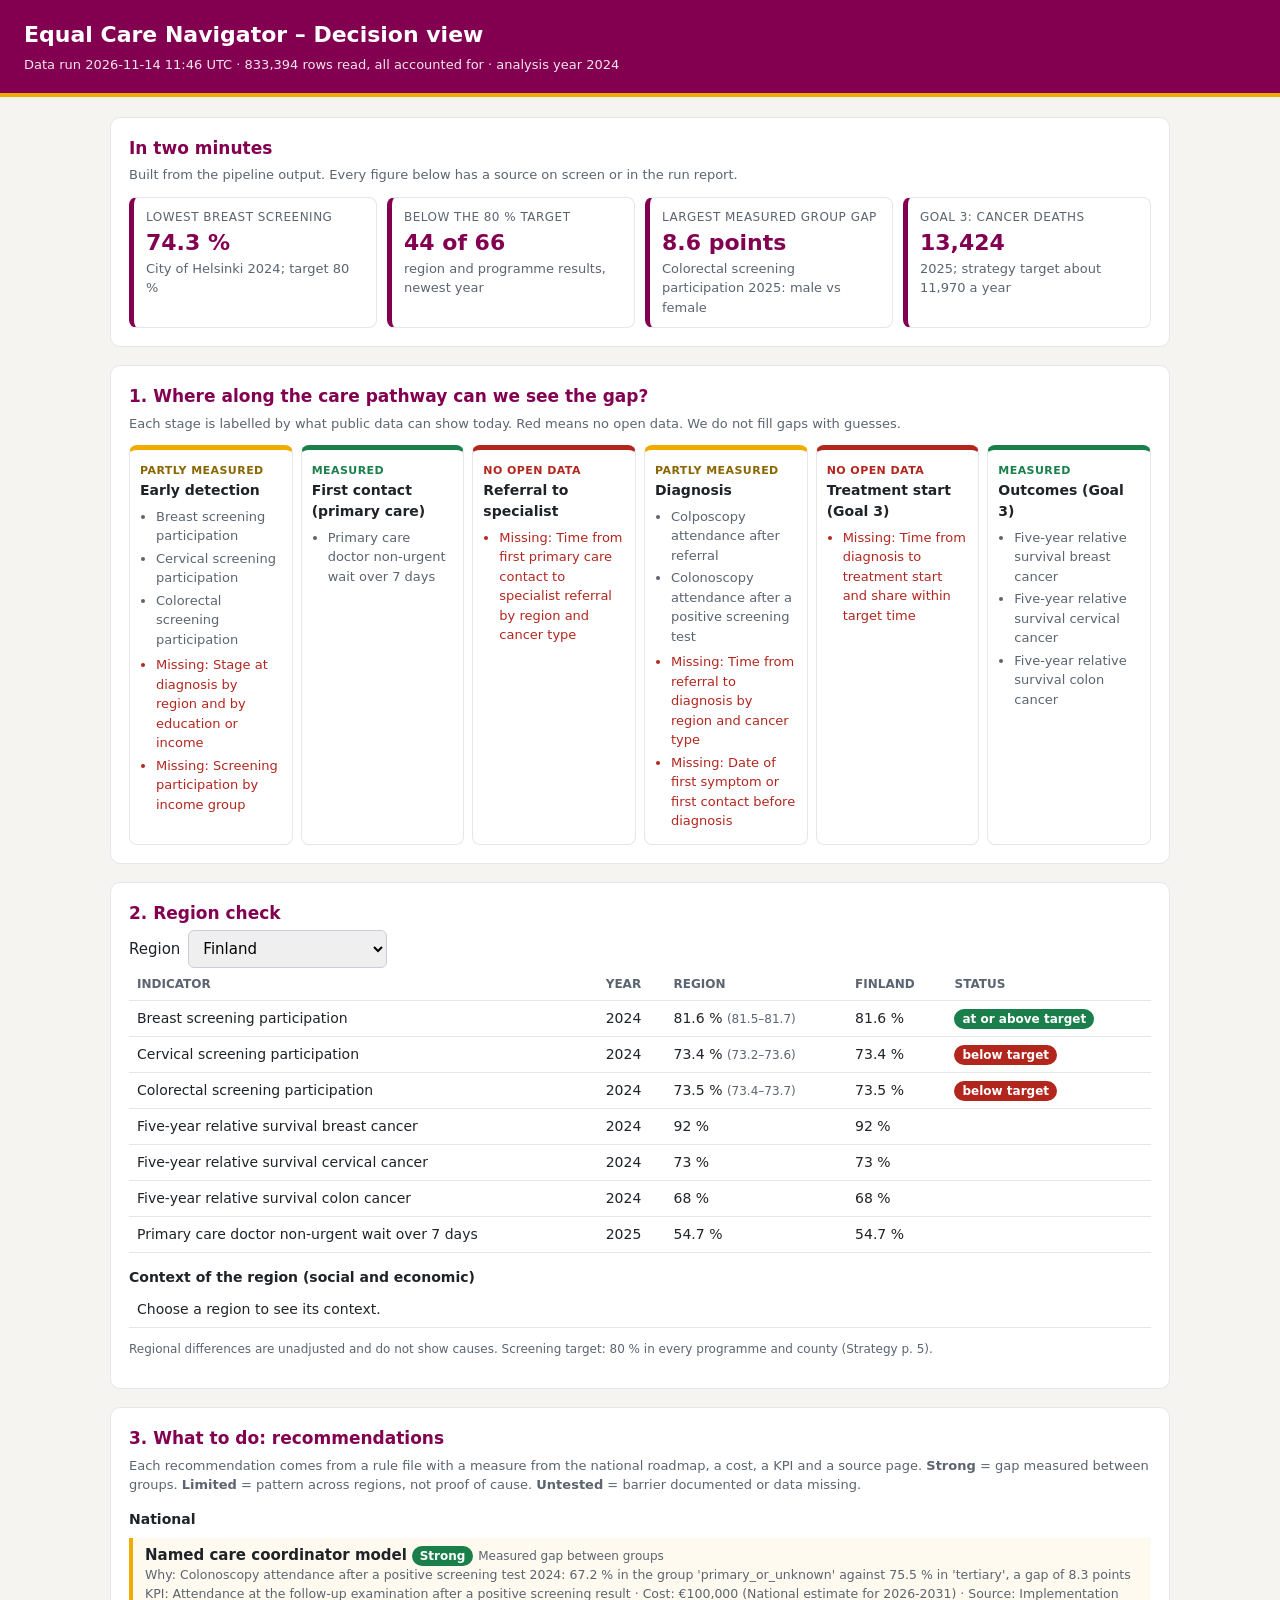
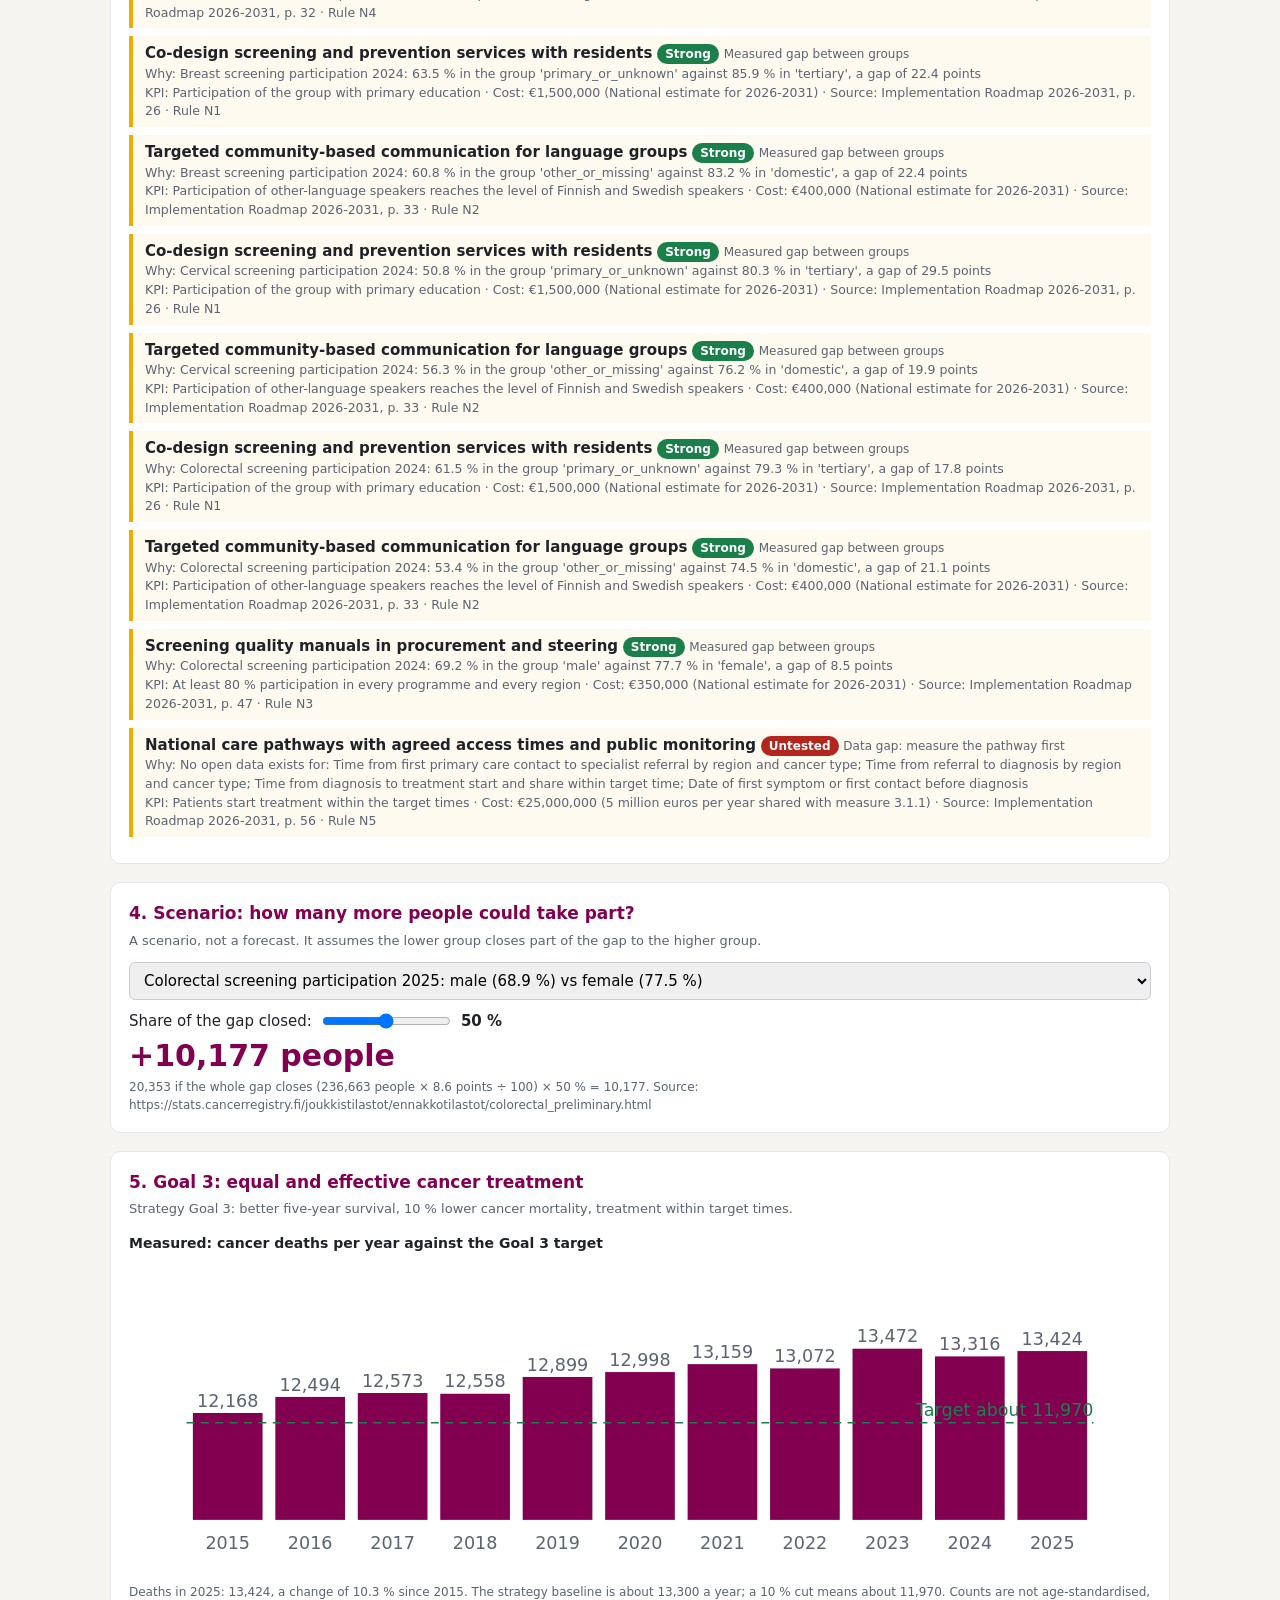
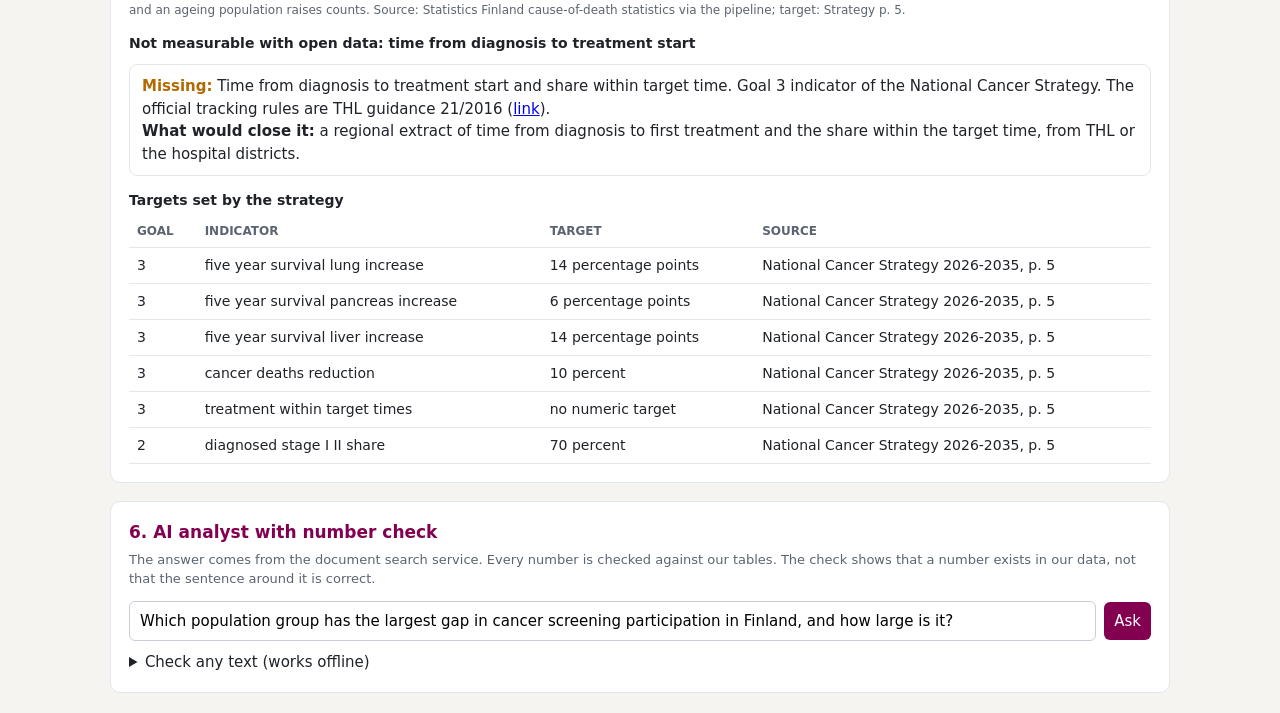
<file: app/index.html>
<!doctype html>
<html lang="en">
<head>
<meta charset="utf-8">
<meta name="viewport" content="width=device-width, initial-scale=1">
<title>Equal Care Navigator – Decision view</title>
<style>
  :root { --plum:#830051; --gold:#EFAB00; --navy:#003865; --ink:#1f2328; --mute:#5b6470; --line:#e3e6ea;
          --ok:#1a7f4b; --warn:#b26a00; --bad:#b3261e; --bg:#f6f4f1; }
  * { box-sizing:border-box; }
  body { margin:0; font:15px/1.5 system-ui,-apple-system,Segoe UI,Roboto,sans-serif; color:var(--ink); background:var(--bg); }
  header { background:var(--plum); color:#fff; padding:18px 24px; border-bottom:4px solid var(--gold); }
  header h1 { margin:0; font-size:22px; } header p { margin:4px 0 0; opacity:.9; font-size:13px; }
  main { max-width:1100px; margin:0 auto; padding:20px; display:grid; gap:18px; }
  section { background:#fff; border:1px solid var(--line); border-radius:10px; padding:18px; }
  h2 { margin:0 0 4px; font-size:17px; color:var(--plum); } h3 { margin:14px 0 4px; font-size:14px; }
  .sub { margin:0 0 12px; color:var(--mute); font-size:13px; }
  .cards { display:grid; grid-template-columns:repeat(4,1fr); gap:10px; }
  .card { border:1px solid var(--line); border-left:5px solid var(--plum); border-radius:8px; padding:10px 12px; }
  .card .k { font-size:12px; color:var(--mute); text-transform:uppercase; letter-spacing:.04em; }
  .card .v { font-size:22px; font-weight:700; color:var(--plum); } .card .d { font-size:13px; color:var(--mute); }
  .strip { display:grid; grid-template-columns:repeat(6,1fr); gap:8px; }
  .stage { border:1px solid var(--line); border-top:5px solid var(--line); border-radius:8px; padding:10px; font-size:13px; }
  .stage.measured { border-top-color:var(--ok); } .stage.partial { border-top-color:var(--gold); }
  .stage.documented { border-top-color:var(--warn); } .stage.none { border-top-color:var(--bad); }
  .stage b { display:block; font-size:14px; } .tag { font-size:11px; font-weight:700; text-transform:uppercase; letter-spacing:.04em; }
  .measured .tag { color:var(--ok); } .partial .tag { color:#8a6500; } .documented .tag { color:var(--warn); } .none .tag { color:var(--bad); }
  .stage ul { margin:6px 0 0; padding-left:16px; color:var(--mute); } .stage li { margin-bottom:3px; } .stage .miss { color:var(--bad); }
  table { width:100%; border-collapse:collapse; font-size:14px; } th,td { text-align:left; padding:7px 8px; border-bottom:1px solid var(--line); }
  th { font-size:12px; color:var(--mute); text-transform:uppercase; }
  .badge { display:inline-block; padding:1px 8px; border-radius:10px; font-size:12px; font-weight:600; color:#fff; white-space:nowrap; }
  .b-below_target,.b-untested { background:var(--bad); } .b-near_target,.b-limited { background:var(--warn); }
  .b-at_or_above_target,.b-strong { background:var(--ok); } .b-data { background:#6b7280; }
  .rec { border-left:4px solid var(--gold); padding:6px 12px; margin:8px 0; background:#fffaf0; }
  .rec small { color:var(--mute); display:block; }
  select, input[type=text], textarea, button { font:inherit; padding:8px 10px; border:1px solid #c9ced6; border-radius:6px; }
  button { background:var(--plum); color:#fff; border:0; cursor:pointer; } button:disabled { opacity:.5; }
  .row { display:flex; gap:8px; flex-wrap:wrap; align-items:center; } .grow { flex:1; min-width:220px; }
  .big { font-size:30px; font-weight:700; color:var(--plum); } .note { font-size:12px; color:var(--mute); }
  .box { border:1px solid var(--line); border-radius:8px; padding:10px 12px; margin-top:10px; white-space:pre-wrap; }
  .ok { color:var(--ok); font-weight:600; } .warn { color:var(--warn); font-weight:600; }
  .scroll { overflow-x:auto; } svg text { font:11px system-ui,sans-serif; fill:#5b6470; }
  @media (max-width:900px){ .strip{grid-template-columns:1fr 1fr;} .cards{grid-template-columns:1fr 1fr;} }
</style>
</head>
<body>
<header>
  <h1>Equal Care Navigator – Decision view</h1>
  <p id="status">Loading data…</p>
</header>
<main id="app" hidden>

  <section>
    <h2>In two minutes</h2>
    <p class="sub">Built from the pipeline output. Every figure below has a source on screen or in the run report.</p>
    <div class="cards" id="cards"></div>
  </section>

  <section>
    <h2>1. Where along the care pathway can we see the gap?</h2>
    <p class="sub">Each stage is labelled by what public data can show today. Red means no open data. We do not fill gaps with guesses.</p>
    <div class="strip" id="strip"></div>
  </section>

  <section>
    <h2>2. Region check</h2>
    <div class="row"><label for="region">Region</label><select id="region"></select></div>
    <div class="scroll"><table id="regionTable"></table></div>
    <h3>Context of the region (social and economic)</h3>
    <div class="scroll"><table id="ctxTable"></table></div>
    <p class="note">Regional differences are unadjusted and do not show causes. Screening target: 80 % in every programme and county (Strategy p. 5).</p>
  </section>

  <section>
    <h2>3. What to do: recommendations</h2>
    <p class="sub">Each recommendation comes from a rule file with a measure from the national roadmap, a cost, a KPI and a source page.
      <b>Strong</b> = gap measured between groups. <b>Limited</b> = pattern across regions, not proof of cause. <b>Untested</b> = barrier documented or data missing.</p>
    <div id="recs"></div>
  </section>

  <section>
    <h2>4. Scenario: how many more people could take part?</h2>
    <p class="sub">A scenario, not a forecast. It assumes the lower group closes part of the gap to the higher group.</p>
    <div class="row"><select id="gapSel" class="grow"></select></div>
    <div class="row" style="margin-top:10px"><label for="share">Share of the gap closed:</label>
      <input id="share" type="range" min="0" max="100" value="50"><b id="shareOut">50 %</b></div>
    <div class="big" id="scenOut"></div><div class="note" id="scenFormula"></div>
  </section>

  <section>
    <h2>5. Goal 3: equal and effective cancer treatment</h2>
    <p class="sub">Strategy Goal 3: better five-year survival, 10 % lower cancer mortality, treatment within target times.</p>
    <h3>Measured: cancer deaths per year against the Goal 3 target</h3>
    <div class="scroll" id="deathChart"></div><div class="note" id="deathNote"></div>
    <h3>Not measurable with open data: time from diagnosis to treatment start</h3>
    <div id="goal3gap"></div>
    <h3>Targets set by the strategy</h3>
    <div class="scroll"><table id="goal3table"></table></div>
  </section>

  <section>
    <h2>6. AI analyst with number check</h2>
    <p class="sub">The answer comes from the document search service. Every number is checked against our tables. The check shows that a number exists in our data, not that the sentence around it is correct.</p>
    <div class="row"><input id="q" type="text" class="grow" value="Which population group has the largest gap in cancer screening participation in Finland, and how large is it?">
      <button id="ask">Ask</button></div>
    <div class="box" id="answer" hidden></div><div id="check" class="note" style="margin-top:8px"></div>
    <details style="margin-top:10px"><summary>Check any text (works offline)</summary>
      <textarea id="paste" rows="4" style="width:100%;margin-top:6px"></textarea>
      <button id="pasteBtn" style="margin-top:6px">Check numbers</button></details>
  </section>

</main>
<script src="../pipeline/output/pipeline-data.js"></script>
<script src="checker.js"></script>
<script>
const RAG_URL = "https://api-dev.northvibes.app/api/v1/rag/public/query";
const TARGET = Checker.TARGET;
const P = window.PIPELINE;
const $ = id => document.getElementById(id);
const esc = s => String(s ?? "").replace(/[&<>"]/g, c => ({"&":"&amp;","<":"&lt;",">":"&gt;",'"':"&quot;"}[c]));
const fmt = n => Number(n).toLocaleString("en-US");
const num = v => (v === "" || v == null) ? null : Number(v);
const SCREENING = ["screening_participation_breast", "screening_participation_cervical", "screening_participation_colorectal"];
const OUTCOMES = ["survival_5y_breast", "survival_5y_cervical", "survival_5y_colon"];

// Pathway stages. "indicators" are region-level indicators in the pipeline; "gapStages" match equity_gaps rows;
// "missingStage" matches no_open_data rows.
const STAGES = [
  {label:"Early detection", indicators:SCREENING, gapStages:["early_detection"], missingStage:"early_detection"},
  {label:"First contact (primary care)", indicators:["primary_care_wait_over_7_days"], gapStages:[], missingStage:null, documented:true},
  {label:"Referral to specialist", indicators:[], gapStages:[], missingStage:"referral"},
  {label:"Diagnosis", indicators:[], gapStages:["diagnostic_follow_up"], missingStage:"diagnosis"},
  {label:"Treatment start (Goal 3)", indicators:[], gapStages:[], missingStage:"treatment_start"},
  {label:"Outcomes (Goal 3)", indicators:OUTCOMES, gapStages:["treatment_outcome"], missingStage:null}];

const EVIDENCE = {
  "A": ["strong", "Measured gap between groups"],
  "B": ["limited", "Pattern across regions, not proof of cause"],
  "B-municipality": ["limited", "Pattern across municipalities, not proof of cause"],
  "C": ["untested", "Barrier documented, not measured"],
  "data gap": ["untested", "Data gap: measure the pathway first"]};

function latestByRegion(code, key) {
  return P.region_facts.filter(r => r.region_code === code && r.indicator_key === key && r.sex === "total" && r.value !== "")
    .sort((a, b) => b.year - a.year)[0];
}
function stageStatus(s) {
  const hasInd = s.indicators.some(k => P.region_facts.some(r => r.indicator_key === k && r.value !== ""));
  const hasGap = P.equity_gaps.some(g => s.gapStages.includes(g.pathway_stage) && (g.evidence_type === "A" || String(g.evidence_type).startsWith("B")));
  const missing = P.data_gaps.filter(g => g.gap_type === "no_open_data" && g.pathway_stage === s.missingStage);
  const hasDoc = !!s.documented;
  let st = "none";
  if (hasInd || hasGap) st = missing.length ? "partial" : "measured";
  else if (hasDoc) st = "documented";
  return {st, missing, hasInd, hasGap};
}
const STATUS_TEXT = {measured:"Measured", partial:"Partly measured", documented:"Documented only", none:"No open data"};

if (!P) {
  $("status").textContent = "No data found. Run: python3 pipeline/run_pipeline.py";
} else {
  const L = P.lineage, rec = L.reconciliation;
  $("status").textContent = `Data run ${L.run_finished_utc.slice(0,16).replace("T"," ")} UTC · ${fmt(rec.rows_read)} rows read, ${rec.balanced ? "all accounted for" : "NOT balanced"} · analysis year ${L.analysis_year}`;
  $("app").hidden = false;
  const known = Checker.knownNumbers(P);
  const goal3 = P.goal3_targets || [];
  const deathsRows = (P.national_trends || []).filter(t => t.cancer_site.startsWith("All cancers")).sort((a, b) => a.year - b.year);
  const deathsTarget = goal3.find(g => g.indicator === "cancer_deaths_reduction");
  const targetDeaths = deathsTarget ? Number(deathsTarget.baseline_value) * (1 - Number(deathsTarget.target_value) / 100) : null;

  // ---------- Two-minute cards
  const regions = new Map(P.region_facts.map(r => [r.region_code, r.region_name]));
  const regionCodes = [...regions.keys()].filter(c => c !== "FI");
  const breast = regionCodes.map(c => latestByRegion(c, "screening_participation_breast")).filter(Boolean).sort((a, b) => a.value - b.value);
  const latestScreen = [];
  for (const k of SCREENING) for (const c of regionCodes) { const r = latestByRegion(c, k); if (r) latestScreen.push(r); }
  const below = latestScreen.filter(r => r.target_status === "below_target").length;
  const bigGap = P.equity_gaps.filter(g => g.evidence_type === "A" && g.region_code === "FI" && num(g.potential_additional) > 0)
    .sort((a, b) => b.potential_additional - a.potential_additional)[0];
  const lastDeaths = deathsRows[deathsRows.length - 1];
  const cards = [];
  if (breast[0]) cards.push(["Lowest breast screening", `${breast[0].value} %`, `${breast[0].region_name} ${breast[0].year}; target ${TARGET} %`]);
  cards.push(["Below the 80 % target", `${below} of ${latestScreen.length}`, "region and programme results, newest year"]);
  if (bigGap) cards.push(["Largest measured group gap", `${bigGap.gap} points`, `${bigGap.indicator_name} ${bigGap.year}: ${bigGap.worse_group.replace(/_/g, " ")} vs ${bigGap.better_group.replace(/_/g, " ")}`]);
  if (lastDeaths && targetDeaths) cards.push(["Goal 3: cancer deaths", fmt(lastDeaths.deaths), `${lastDeaths.year}; strategy target about ${fmt(Math.round(targetDeaths))} a year`]);
  $("cards").innerHTML = cards.map(c => `<div class="card"><div class="k">${esc(c[0])}</div><div class="v">${esc(c[1])}</div><div class="d">${esc(c[2])}</div></div>`).join("");

  // ---------- 1. Pathway strip
  $("strip").innerHTML = STAGES.map(s => {
    const {st, missing} = stageStatus(s);
    const names = s.indicators.map(k => (P.region_facts.find(r => r.indicator_key === k) || {}).indicator_name).filter(Boolean);
    const gapNames = [...new Set(P.equity_gaps.filter(g => s.gapStages.includes(g.pathway_stage) && g.evidence_type === "A").map(g => g.indicator_name))];
    const shown = [...new Set([...names, ...gapNames])].slice(0, 3);
    return `<div class="stage ${st}"><span class="tag">${STATUS_TEXT[st]}</span><b>${esc(s.label)}</b>` +
      (shown.length ? `<ul>${shown.map(n => `<li>${esc(n)}</li>`).join("")}</ul>` : "") +
      (missing.length ? `<ul class="miss">${missing.slice(0, 2).map(m => `<li>Missing: ${esc(m.description.split(". ")[0])}</li>`).join("")}</ul>` : "") + `</div>`;
  }).join("");

  // ---------- 2. Region check
  $("region").innerHTML = [...regions].sort((a, b) => a[0] === "FI" ? -1 : b[0] === "FI" ? 1 : a[1].localeCompare(b[1]))
    .map(([c, n]) => `<option value="${esc(c)}">${esc(n)}</option>`).join("");
  const natRecs = P.recommendations.filter(r => r.scope === "national");
  const card = r => {
    const [cls, label] = EVIDENCE[r.evidence_type] || ["data", r.evidence_type];
    return `<div class="rec"><b>${esc(r.measure)}</b> <span class="badge b-${cls}">${cls[0].toUpperCase() + cls.slice(1)}</span> <span class="note">${esc(label)}</span>
      <small>Why: ${esc(r.trigger)}</small>
      <small>KPI: ${esc(r.success_kpi)} · Cost: ${r.cost_eur ? "€" + fmt(r.cost_eur) : "n/a"} (${esc(r.cost_note)}) · Source: ${esc(r.source)} · Rule ${esc(r.rule_id)}</small></div>`;
  };
  function drawRegion() {
    const code = $("region").value;
    const keys = [...SCREENING, ...OUTCOMES, "primary_care_wait_over_7_days"];
    const nat = k => latestByRegion("FI", k);
    const rows = keys.map(k => latestByRegion(code, k)).filter(Boolean);
    $("regionTable").innerHTML = `<tr><th>Indicator</th><th>Year</th><th>Region</th><th>Finland</th><th>Status</th></tr>` +
      rows.map(r => {
        const n = nat(r.indicator_key), unit = r.unit === "percent" ? " %" : "";
        const st = r.target_status ? `<span class="badge b-${r.target_status}">${r.target_status.replace(/_/g, " ")}</span>` : "";
        const ci = r.ci_low !== "" ? ` <span class="note">(${r.ci_low}–${r.ci_high})</span>` : "";
        return `<tr><td>${esc(r.indicator_name)}</td><td>${r.year}</td><td>${r.value}${unit}${ci}</td><td>${n ? n.value + unit : "–"}</td><td>${st}</td></tr>`;
      }).join("");
    const ctx = P.region_factor_levels.filter(r => r.region_code === code);
    $("ctxTable").innerHTML = ctx.length ? `<tr><th>Factor</th><th>Indicator</th><th>Region</th><th>Finland</th><th>Level among regions</th></tr>` +
      ctx.map(r => `<tr><td>${esc(r.factor_label)}</td><td>${esc(String(r.context_indicator).replace(/_/g, " "))} ${esc(r.context_year)}</td><td>${esc(r.context_value)}</td><td>${esc(r.national_value)}</td><td>${esc(r.factor_level)} third, ${esc(String(r.vs_national).replace(/_/g, " "))}</td></tr>`).join("")
      : `<tr><td>Choose a region to see its context.</td></tr>`;
    const regional = P.recommendations.filter(r => r.scope === "regional" && r.region_code === code);
    $("recs").innerHTML = (regional.length ? `<h3>For ${esc(regions.get(code))}</h3>${regional.map(card).join("")}` : "") +
      `<h3>National</h3>${natRecs.map(card).join("")}`;
  }
  $("region").onchange = drawRegion; drawRegion();

  // ---------- 4. Scenario calculator (newest year per gap)
  const newest = new Map();
  for (const g of P.equity_gaps)
    if (g.evidence_type === "A" && g.region_code === "FI" && num(g.potential_additional) > 0 && num(g.people_in_worse_group) > 0) {
      const k = g.indicator_key + g.factor + g.worse_group + g.better_group;
      if (!newest.has(k) || g.year > newest.get(k).year) newest.set(k, g);
    }
  const gapsA = [...newest.values()].sort((a, b) => b.potential_additional - a.potential_additional).slice(0, 15);
  $("gapSel").innerHTML = gapsA.map((g, i) => `<option value="${i}">${esc(g.indicator_name)} ${g.year}: ${esc(g.worse_group.replace(/_/g, " "))} (${g.worse_value} %) vs ${esc(g.better_group.replace(/_/g, " "))} (${g.better_value} %)</option>`).join("");
  function drawScenario() {
    const g = gapsA[$("gapSel").value], s = Number($("share").value);
    $("shareOut").textContent = s + " %";
    if (!g) { $("scenOut").textContent = "No scenario data"; return; }
    const extra = Math.round(Number(g.potential_additional) * s / 100);
    $("scenOut").textContent = `+${fmt(extra)} people`;
    $("scenFormula").textContent = `${fmt(g.potential_additional)} if the whole gap closes (${fmt(g.people_in_worse_group)} people × ${g.gap} points ÷ 100) × ${s} % = ${fmt(extra)}. Source: ${g.source_url || "pipeline equity_gaps"}`;
  }
  $("gapSel").onchange = drawScenario; $("share").oninput = drawScenario; drawScenario();

  // ---------- 5. Goal 3
  if (deathsRows.length && targetDeaths) {
    const W = 640, H = 200, pad = 36, max = Math.max(...deathsRows.map(d => +d.deaths), +deathsTarget.baseline_value) * 1.05, min = 10000;
    const bw = (W - pad * 2) / deathsRows.length, y = v => H - pad - (v - min) / (max - min) * (H - pad * 2);
    $("deathChart").innerHTML = `<svg viewBox="0 0 ${W} ${H}" width="100%" role="img" aria-label="Cancer deaths per year against the Goal 3 target">` +
      deathsRows.map((d, i) => `<rect x="${pad + i * bw + 4}" y="${y(d.deaths)}" width="${bw - 8}" height="${H - pad - y(d.deaths)}" fill="#830051"/>
        <text x="${pad + i * bw + bw / 2}" y="${H - 18}" text-anchor="middle">${d.year}</text>
        <text x="${pad + i * bw + bw / 2}" y="${y(d.deaths) - 4}" text-anchor="middle">${fmt(d.deaths)}</text>`).join("") +
      `<line x1="${pad}" x2="${W - pad}" y1="${y(targetDeaths)}" y2="${y(targetDeaths)}" stroke="#1a7f4b" stroke-dasharray="5 4"/>
       <text x="${W - pad}" y="${y(targetDeaths) - 4}" text-anchor="end" style="fill:#1a7f4b">Target about ${fmt(Math.round(targetDeaths))}</text></svg>`;
    const last = deathsRows[deathsRows.length - 1], first = deathsRows[0];
    $("deathNote").textContent = `Deaths in ${last.year}: ${fmt(last.deaths)}, a change of ${((last.deaths / first.deaths - 1) * 100).toFixed(1)} % since ${first.year}. ` +
      `The strategy baseline is about ${fmt(deathsTarget.baseline_value)} a year; a 10 % cut means about ${fmt(Math.round(targetDeaths))}. ` +
      `Counts are not age-standardised, and an ageing population raises counts. Source: Statistics Finland cause-of-death statistics via the pipeline; target: Strategy p. 5.`;
  }
  const tsGap = P.data_gaps.find(g => g.gap_type === "no_open_data" && g.pathway_stage === "treatment_start");
  $("goal3gap").innerHTML = `<div class="box" style="white-space:normal"><span class="warn">Missing:</span> ${esc(tsGap ? tsGap.description : "Time from diagnosis to treatment start")}.
    The official tracking rules are THL guidance 21/2016 (<a href="http://urn.fi/URN:ISBN:978-952-302-782-4" target="_blank" rel="noopener">link</a>).
    <br><b>What would close it:</b> a regional extract of time from diagnosis to first treatment and the share within the target time, from THL or the hospital districts.</div>`;
  $("goal3table").innerHTML = `<tr><th>Goal</th><th>Indicator</th><th>Target</th><th>Source</th></tr>` +
    goal3.map(g => `<tr><td>${esc(g.goal)}</td><td>${esc(g.indicator.replace(/_/g, " "))}</td><td>${g.target_value ? esc(g.target_value) + " " + esc(g.unit.replace(/_/g, " ")) : "no numeric target"}</td><td>${esc(g.source)}, p. ${esc(g.page)}</td></tr>`).join("");

  // ---------- 6. AI analyst
  function showCheck(text) {
    const r = Checker.checkNumbers(text, known);
    $("check").innerHTML = r.missing.length
      ? `<span class="warn">Check these numbers, they are not in our tables:</span> ${r.missing.map(esc).join(", ")}<br>Numbers found in our tables: ${r.found.length}`
      : `<span class="ok">All ${r.found.length} numbers in this text were found in our tables.</span>`;
  }
  $("ask").onclick = async () => {
    $("ask").disabled = true; $("check").textContent = "Asking…";
    try {
      const res = await fetch(RAG_URL, {method:"POST", headers:{"Content-Type":"application/json"}, body:JSON.stringify({question:$("q").value, topK:5})});
      if (!res.ok) throw new Error("HTTP " + res.status);
      const d = await res.json();
      $("answer").hidden = false;
      const src = (d.sources || []).map(s => `${s.id}: ${s.document}`).join("\n");
      $("answer").textContent = d.answer + (src ? "\n\nSources:\n" + src : "");
      showCheck(d.answer || "");
    } catch (e) {
      $("check").innerHTML = `<span class="warn">The AI service could not be reached (${esc(e.message)}).</span> You can still use "Check any text" below.`;
    }
    $("ask").disabled = false;
  };
  $("pasteBtn").onclick = () => showCheck($("paste").value);
}
</script>
</body>
</html>
</file>
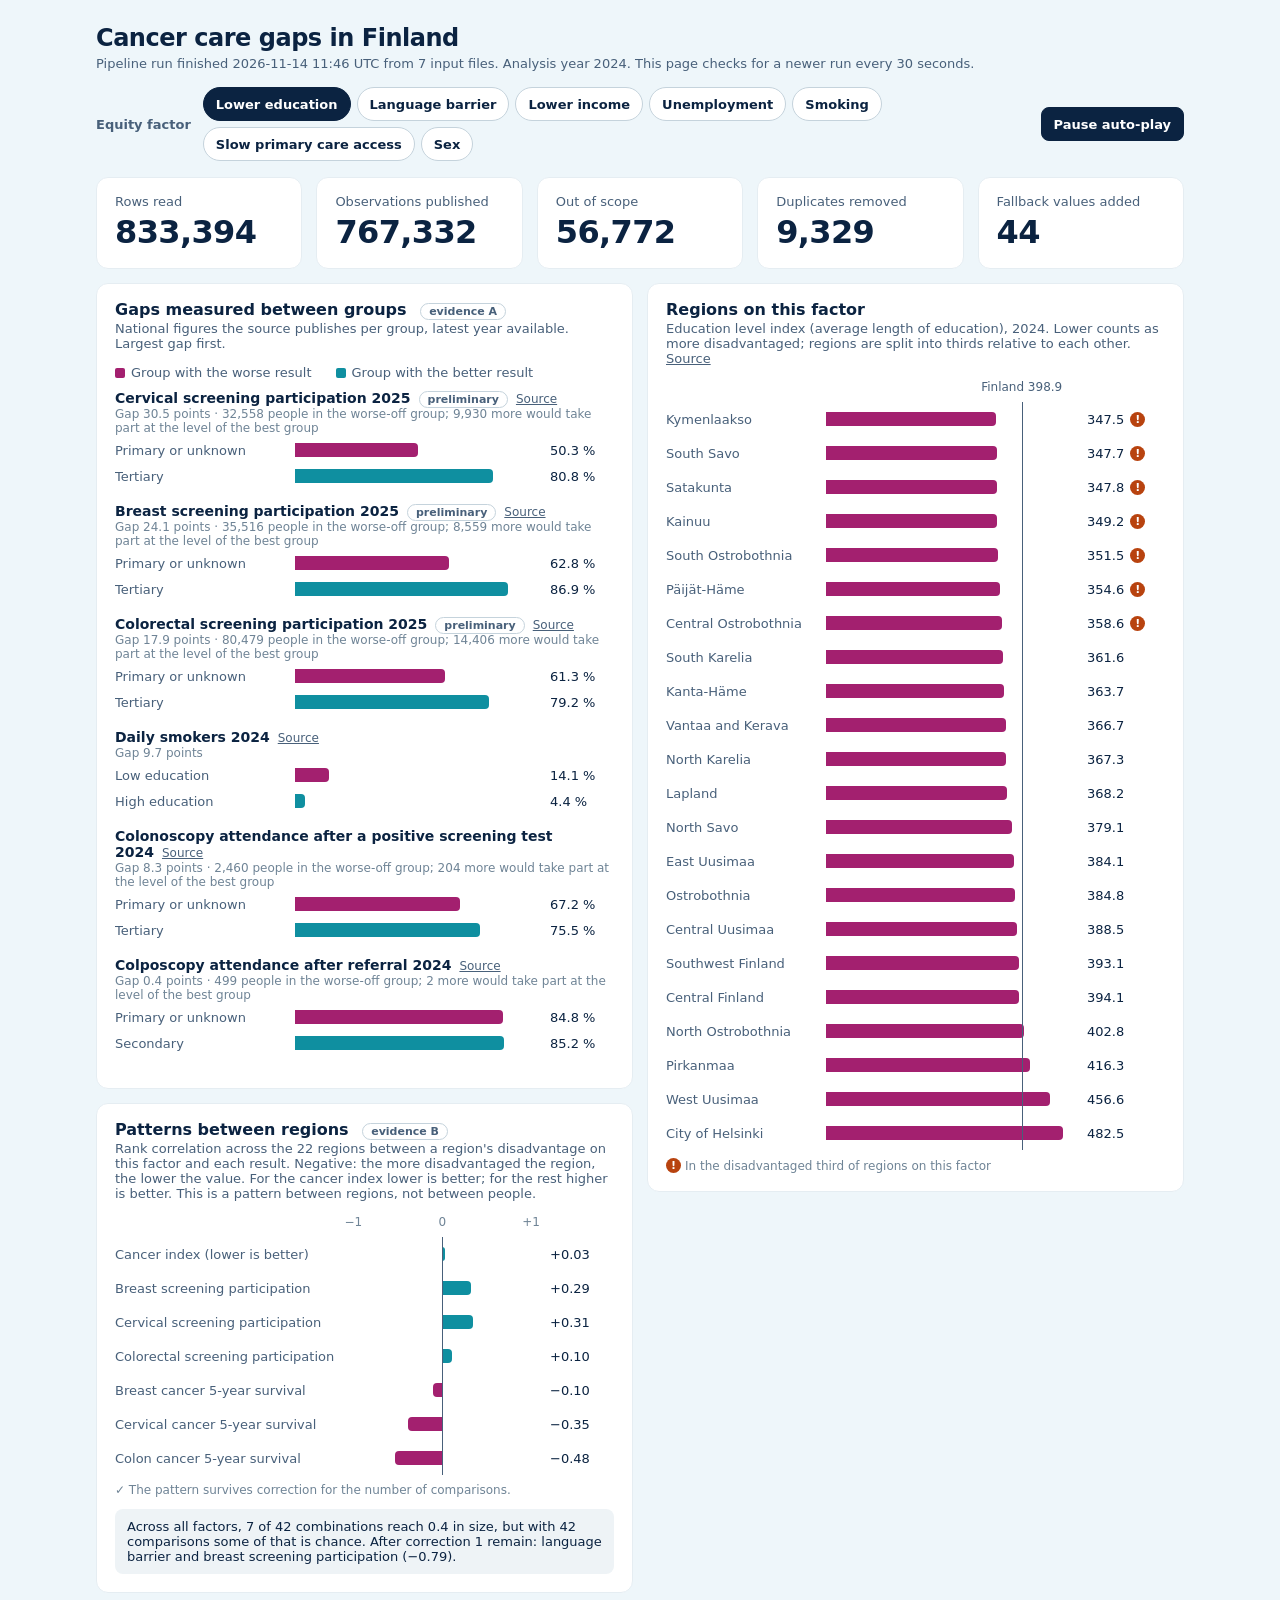
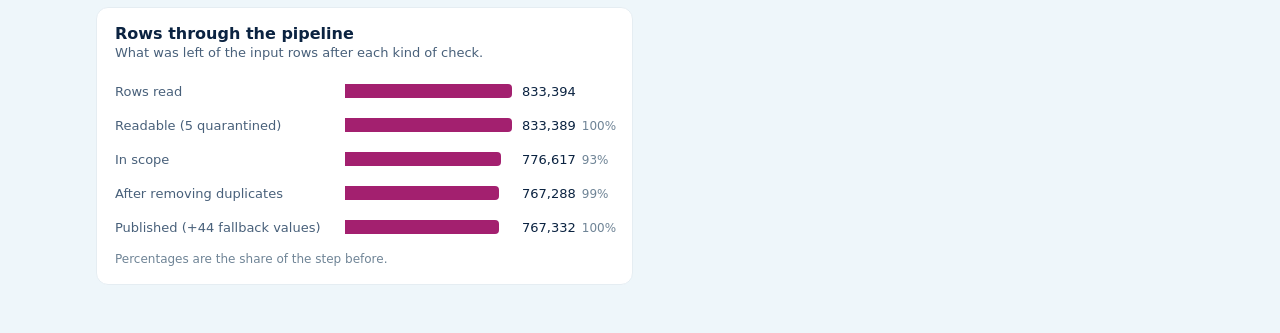
<file: charts/index.html>
<!doctype html>
<html lang="en">
<head>
<meta charset="utf-8">
<meta name="viewport" content="width=device-width,initial-scale=1">
<title>Cancer care gaps in Finland — charts</title>
<link rel="stylesheet" href="live-charts.css">
<style>
  :root { font-family: system-ui, -apple-system, "Segoe UI", Arial, Helvetica, sans-serif; background: #eef6fa; }
  @media (prefers-color-scheme: dark) { :root:not([data-theme="light"]) { background: #0a141c; } }
  :root[data-theme="dark"] { background: #0a141c; }
  * { box-sizing: border-box; }
  body { margin: 0; }
  .page { max-width: 1120px; margin: 0 auto; padding: 24px 16px 48px; }

  header { margin-bottom: 16px; }
  h1 { margin: 0 0 4px; font-size: 24px; letter-spacing: -0.02em; text-wrap: balance; }
  .runinfo { margin: 0; font-size: 13px; color: var(--lc-ink-2); }

  .filters { display: flex; flex-wrap: wrap; align-items: center; gap: 8px 12px; margin-bottom: 16px; }
  .filters-label { font-size: 13px; font-weight: 600; color: var(--lc-ink-2); }
  .factors { display: flex; flex-wrap: wrap; gap: 6px; flex: 1 1 320px; }
  .filters button {
    font: inherit; font-size: 13px; font-weight: 600; min-height: 34px; padding: 5px 12px; cursor: pointer;
    color: var(--lc-ink); background: var(--lc-surface);
    border: 1px solid var(--lc-axis); border-radius: 999px;
    transition: background-color .2s, color .2s, border-color .2s;
  }
  .filters button:hover { border-color: var(--lc-muted); }
  .filters button:focus-visible { outline: 2px solid var(--lc-s2); outline-offset: 2px; }
  .filters button[aria-pressed="true"] { background: var(--lc-ink); color: var(--lc-surface); border-color: var(--lc-ink); }
  .filters .autoplay { border-radius: 8px; }

  .tiles { display: grid; grid-template-columns: repeat(5, 1fr); gap: 14px; margin-bottom: 14px; }
  .cards { display: grid; grid-template-columns: repeat(2, minmax(0, 1fr)); gap: 14px; align-items: start; }
  .tall { grid-column: 2; grid-row: 1 / span 3; }
  @media (max-width: 820px) {
    .tiles { grid-template-columns: repeat(2, 1fr); }
    .cards { grid-template-columns: minmax(0, 1fr); }
    .tall { grid-column: auto; grid-row: auto; }
  }

  .card {
    padding: 16px 18px 18px;
    background: var(--lc-surface);
    border: 1px solid var(--lc-grid);
    border-radius: 12px;
    animation: rise .5s cubic-bezier(.2, .7, .2, 1) both;
    animation-delay: calc(var(--i, 0) * 60ms);
  }
  @keyframes rise { from { opacity: 0; transform: translateY(10px); } }
  .card h2 { margin: 0 0 2px; font-size: 16px; }
  .card .sub { margin: 0 0 14px; font-size: 13px; color: var(--lc-ink-2); }
  .wide-labels { --lc-label-col: minmax(84px, 44%); }
  #graph-gaps { --lc-label-col: minmax(84px, 34%); }
  @media (prefers-reduced-motion: reduce) { .card { animation: none; } .filters button { transition: none; } }
</style>
</head>
<body>
<div class="page lc" id="page">
  <header>
    <h1>Cancer care gaps in Finland</h1>
    <p class="runinfo" id="runinfo"></p>
  </header>

  <div class="filters">
    <span class="filters-label" id="factor-label">Equity factor</span>
    <div class="factors" id="factors" role="group" aria-labelledby="factor-label"></div>
    <button class="autoplay" id="autoplay" type="button"></button>
  </div>

  <section class="tiles" id="graph-figures" aria-label="Pipeline run in numbers"></section>

  <section class="cards">
    <div class="card" style="--i:5">
      <h2>Gaps measured between groups <span class="lc-tag">evidence A</span></h2>
      <p class="sub">National figures the source publishes per group, latest year available. Largest gap first.</p>
      <div id="graph-gaps" class="wide-labels"></div>
    </div>

    <div class="card tall" style="--i:6">
      <h2>Regions on this factor</h2>
      <div id="graph-regions"></div>
    </div>

    <div class="card" style="--i:7">
      <h2>Patterns between regions <span class="lc-tag">evidence B</span></h2>
      <p class="sub">Rank correlation across the 22 regions between a region's disadvantage on this factor and each result. Negative: the more disadvantaged the region, the lower the value. For the cancer index lower is better; for the rest higher is better. This is a pattern between regions, not between people.</p>
      <div id="graph-patterns" class="wide-labels"></div>
    </div>

    <div class="card" style="--i:8">
      <h2>Rows through the pipeline</h2>
      <p class="sub">What was left of the input rows after each kind of check.</p>
      <div id="graph-rows" class="wide-labels"></div>
    </div>
  </section>
</div>

<!-- chart types: one file each -->
<script src="lib/core.js"></script>
<script src="lib/stat-tile.js"></script>
<script src="lib/paired-bars.js"></script>
<script src="lib/ranked-bars.js"></script>
<script src="lib/diverging-bars.js"></script>
<script src="lib/funnel.js"></script>
<!-- graphs: one file each -->
<script src="graphs/shared.js"></script>
<script src="graphs/run-figures.js"></script>
<script src="graphs/group-gaps.js"></script>
<script src="graphs/region-ranking.js"></script>
<script src="graphs/region-patterns.js"></script>
<script src="graphs/pipeline-rows.js"></script>
<!-- data -->
<script src="../pipeline/output/pipeline-data.js"></script>
<script>
/* This page only wires things together: the factor buttons, auto-play and
   the check for a newer pipeline run. Each graph lives in graphs/<name>.js. */
(function () {
  const DATA_URL = '../pipeline/output/pipeline-data.js';
  const REFRESH_MS = 30000;   // look for a new pipeline run
  const AUTOPLAY_MS = 9000;   // step to the next factor
  const $ = (id) => document.getElementById(id);

  if (!window.PIPELINE) {
    $('page').textContent = 'No pipeline output found. Run python3 pipeline/run_pipeline.py first.';
    return;
  }

  const graphs = [
    Graphs.runFigures($('graph-figures'), { tileClass: 'card' }),
    Graphs.groupGaps($('graph-gaps')),
    Graphs.regionRanking($('graph-regions')),
    Graphs.regionPatterns($('graph-patterns')),
    Graphs.pipelineRows($('graph-rows'))
  ];

  let factor = Graphs.FACTORS[0][0];
  let shownRun = null;

  function draw() {
    const P = window.PIPELINE;
    if (P.lineage.run_finished_utc !== shownRun) {
      shownRun = P.lineage.run_finished_utc;
      $('runinfo').textContent = 'Pipeline run finished ' + shownRun.replace('T', ' ').slice(0, 16) +
        ' UTC from ' + P.lineage.inputs.length + ' input files. Analysis year ' + P.lineage.analysis_year +
        '. This page checks for a newer run every ' + REFRESH_MS / 1000 + ' seconds.';
    }
    document.querySelectorAll('#factors button').forEach((b) => {
      b.setAttribute('aria-pressed', String(b.dataset.factor === factor));
    });
    graphs.forEach((g) => g.draw(P, factor));
  }

  /* ---- factor buttons and auto-play ---- */

  Graphs.FACTORS.forEach(([key, label]) => {
    const b = document.createElement('button');
    b.type = 'button';
    b.dataset.factor = key;
    b.textContent = label;
    b.addEventListener('click', () => { setAutoplay(false); factor = key; draw(); });
    $('factors').appendChild(b);
  });

  const autoplayBtn = $('autoplay');
  let autoplayTimer = 0;
  function setAutoplay(on) {
    clearInterval(autoplayTimer);
    autoplayTimer = on ? setInterval(() => {
      const i = Graphs.FACTORS.findIndex((f) => f[0] === factor);
      factor = Graphs.FACTORS[(i + 1) % Graphs.FACTORS.length][0];
      draw();
    }, AUTOPLAY_MS) : 0;
    autoplayBtn.textContent = on ? 'Pause auto-play' : 'Auto-play factors';
    autoplayBtn.setAttribute('aria-pressed', String(on));
  }
  autoplayBtn.addEventListener('click', () => setAutoplay(!autoplayTimer));

  /* ---- keep up with new pipeline runs ---- */

  setInterval(() => {
    const s = document.createElement('script');
    s.src = DATA_URL + '?t=' + Date.now();
    s.onload = () => {
      s.remove();
      if (window.PIPELINE.lineage.run_finished_utc !== shownRun) draw();
    };
    s.onerror = () => s.remove();
    document.head.appendChild(s);
  }, REFRESH_MS);

  draw();
  setAutoplay(!matchMedia('(prefers-reduced-motion: reduce)').matches);
})();
</script>
</body>
</html>
</file>
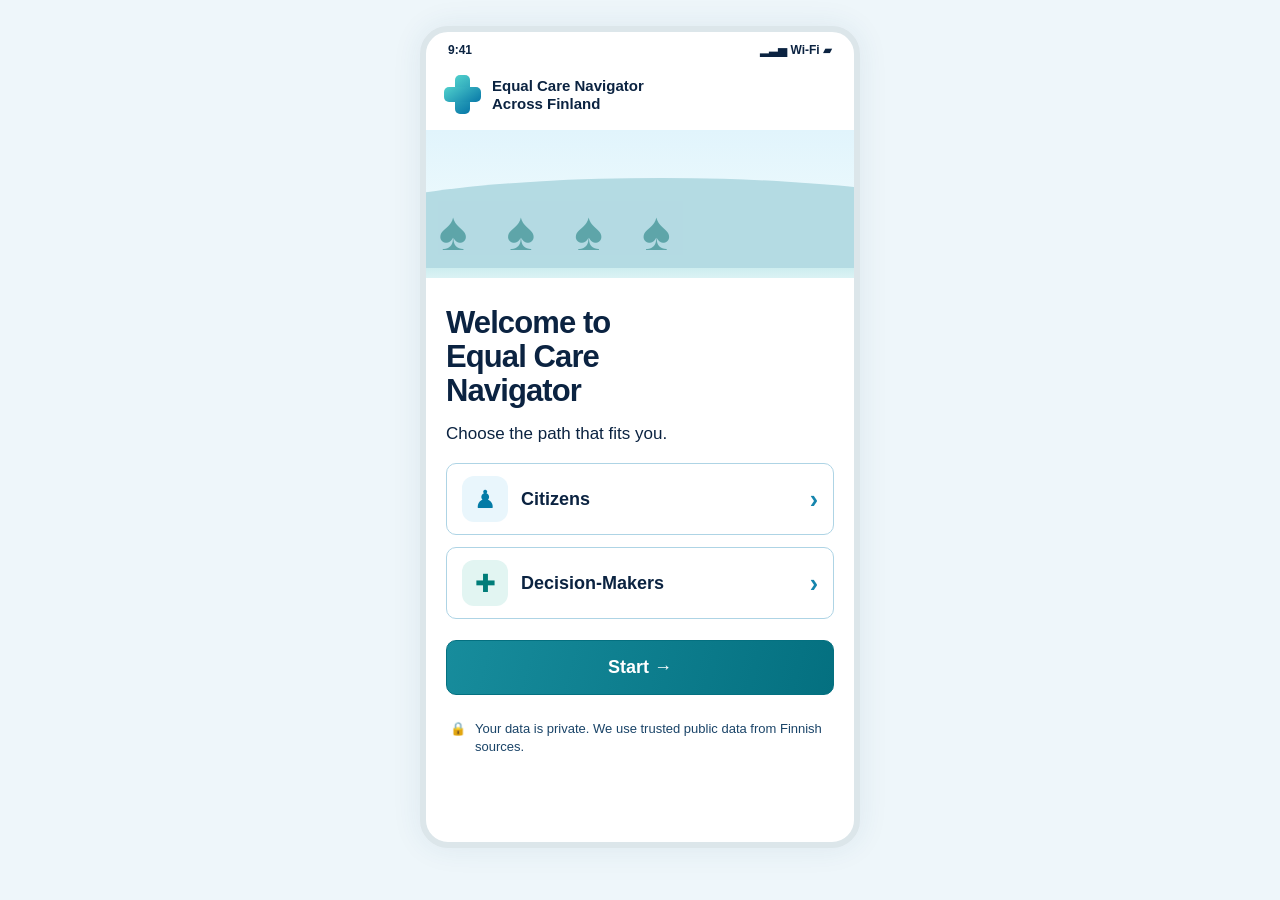
<file: equal-care-navigator-wireframe.html>
<!doctype html>
<html lang="en">
<head>
<meta charset="utf-8">
<meta name="viewport" content="width=device-width,initial-scale=1,viewport-fit=cover">
<meta name="theme-color" content="#ffffff">
<title>Equal Care Navigator Across Finland — Wireframe</title>
<style>
:root{font-family:Arial,Helvetica,sans-serif;color:#0b2341;background:#eef6fa;font-synthesis:none}*{box-sizing:border-box}body{margin:0;min-height:100dvh}.app{width:100%;max-width:440px;min-height:100dvh;margin:auto;background:#fff;box-shadow:0 0 30px #24547516;display:flex;flex-direction:column}.screen{display:none;flex:1;flex-direction:column;min-height:100dvh}.screen.active{display:flex}.status{display:flex;justify-content:space-between;padding:11px 22px 6px;font-size:12px;font-weight:bold}.topbar{display:flex;align-items:center;justify-content:center;height:55px;padding:0 17px;border-bottom:1px solid #e5edf2;position:relative;text-align:center;font-size:17px;font-weight:750}.topbar button{position:absolute;left:12px;top:7px;width:44px;height:44px;font-size:27px;border:0;background:transparent;color:#143b61}.content{padding:22px 20px 25px;flex:1}h1{font-size:31px;line-height:1.1;letter-spacing:-.9px;margin:4px 0 14px}h2{font-size:26px;line-height:1.13;margin:8px 0 12px}p{font-size:17px;line-height:1.4;margin:0 0 20px}button{font:inherit;cursor:pointer}button:focus-visible{outline:3px solid #026e93;outline-offset:3px}.btn{width:100%;min-height:55px;padding:12px 15px;border-radius:10px;border:1px solid #aed4e5;background:#fff;color:#0b2341;font-size:18px;font-weight:700;text-align:center}.btn.primary{background:linear-gradient(105deg,#178c9c,#047080);color:white;border-color:#047080}.btn+.btn{margin-top:12px}.buttonline{display:flex;align-items:center;justify-content:space-between;gap:12px;text-align:left}.buttonline .left{display:flex;align-items:center;gap:13px}.iconbox{width:46px;height:46px;border-radius:12px;display:inline-flex;align-items:center;justify-content:center;background:#e2f5f2;color:#007d79;font-size:25px;flex:none}.iconbox.blue{background:#e9f6fc;color:#047ba6}.menu{display:grid;gap:12px;margin-top:24px}.menu .btn{min-height:74px;padding:10px 12px}.menu .btn .left{font-size:19px}.arrow{color:#1685ad;font-size:25px}.logo{display:flex;align-items:center;gap:11px;padding:12px 18px;font-weight:800;font-size:15px;line-height:1.15}.cross{position:relative;width:37px;height:39px;flex:none}.cross:before,.cross:after{content:"";position:absolute;border-radius:5px;background:linear-gradient(145deg,#50d0cc,#0878a8)}.cross:before{width:15px;height:39px;left:11px}.cross:after{height:15px;width:37px;top:12px}.landscape{height:148px;position:relative;overflow:hidden;background:linear-gradient(#e1f4fc,#effbfd 72%,#a4dfe2 73%,#dbf2f4);margin-top:4px}.landscape:before{content:"";position:absolute;width:150%;height:90px;left:-20%;bottom:10px;background:#b4dbe3;border-radius:50% 50% 0 0}.landscape:after{content:"♠  ♠     ♠      ♠";position:absolute;bottom:16px;left:3%;width:94%;color:#398f91;font-size:54px;letter-spacing:12px;opacity:.7}.welcome .content{padding-top:24px}.welcome p{margin-bottom:17px}.welcome .btn{margin-bottom:10px}.welcome .primary{margin-top:11px}.privacy{font-size:13px;line-height:1.35;display:flex;gap:9px;margin:15px 4px;color:#1a4468}.nav{display:flex;min-height:65px;align-items:center;justify-content:space-around;border-top:1px solid #e5edf2;margin-top:auto;background:white}.nav button{display:grid;place-items:center;gap:4px;border:0;background:transparent;color:#244a67;font-size:12px;min-width:74px;padding:7px}.nav .symbol{font-size:23px}.nav button.selected{color:#00858d;font-weight:800}.step{text-align:center;font-size:15px;margin:4px 0 13px}.dots{display:flex;justify-content:center;gap:13px}.dots i{width:13px;height:13px;background:#d9eaf3;border-radius:50%}.dots i:first-child{background:#08a79e}.heroicon{margin:25px auto 18px;width:83px;height:83px;border-radius:50%;background:#e8f9fa;display:flex;align-items:center;justify-content:center;font-size:44px;color:#008e9f}.screening h2{text-align:center;margin-bottom:25px}.screening .btn{margin-bottom:0}.hint{margin:18px 0;background:#f0f7fa;padding:12px;border-radius:10px;font-size:14px;display:flex;gap:10px}.success{font-size:31px;background:#d7f5e6;color:#067c69;width:53px;height:53px;display:flex;align-items:center;justify-content:center;border-radius:50%;margin-bottom:10px}.steps{display:grid;gap:10px}.stepitem{padding:11px 9px;border:1px solid #dfe9ee;border-radius:11px;display:flex;align-items:center;gap:12px;font-weight:bold;font-size:16px}.number{display:flex;align-items:center;justify-content:center;border-radius:50%;background:#c7f2df;color:#00796f;font-size:22px;font-weight:bold;width:36px;height:36px;flex:none}.support{padding:15px;background:#e8f8ef;border-radius:15px;margin-top:23px}.support h3{font-size:19px;margin:0 0 14px}.support .btn{font-size:16px}.decision .content{padding-top:20px}.decision h1{font-size:29px}.decision p{font-size:16px}.metric{min-height:100px;border:1px solid #dfe8ee;border-radius:12px;margin:10px 0;padding:15px;display:flex;align-items:center;justify-content:space-between;font-size:17px;font-weight:800}.donut{width:69px;height:69px;border-radius:50%;background:conic-gradient(#0c9fba 0 78%,#d0edf1 78%);display:grid;place-items:center}.donut:before{content:"78%";background:white;border-radius:50%;width:51px;height:51px;display:grid;place-items:center;font-size:15px}.bars{display:flex;align-items:flex-end;height:53px;gap:7px}.bars b{width:13px;background:#56d3c9;border-radius:3px 3px 0 0}.bars b:nth-child(1){height:22%}.bars b:nth-child(2){height:38%}.bars b:nth-child(3){height:56%}.bars b:nth-child(4){height:75%}.bars b:nth-child(5){height:95%}.finland{font-size:45px;color:#008d9a}.insight{background:#e7f6fc;padding:15px;border-radius:12px;display:flex;align-items:center;gap:12px;font-weight:bold;margin:19px 0 12px}.rec h1{font-size:30px}.rec-card{display:flex;gap:13px;align-items:flex-start;border:1px solid #e0e9ec;padding:13px 10px;border-radius:12px;margin:12px 0}.rec-card h3{margin:2px 0 7px;font-size:18px}.rec-card p{font-size:15px;margin:0}.rec-card ul{font-size:15px;padding-left:18px;margin:6px 0;line-height:1.35}.rec-card li+li{margin-top:8px}.badge{padding:13px;background:#e2f8ee;border-radius:12px;text-align:center;font-size:15px;font-weight:bold;margin-top:14px}@media(min-width:600px){body{padding:26px 0}.app,.screen{min-height:820px}.app{border-radius:28px;overflow:hidden;border:6px solid #dce6ea}.screen{min-height:810px}}
</style>
</head>
<body>
<div class="app">
  <section class="screen welcome active" id="entry">
    <div class="status"><span>9:41</span><span>▂▃▅  Wi-Fi  ▰</span></div>
    <div class="logo"><span class="cross"></span><span>Equal Care Navigator<br>Across Finland</span></div>
    <div class="landscape" aria-hidden="true"></div>
    <div class="content">
      <h1>Welcome to<br>Equal Care<br>Navigator</h1><p>Choose the path that fits you.</p>
      <button class="btn buttonline" data-to="citizens"><span class="left"><span class="iconbox blue">♟</span>Citizens</span><span class="arrow">›</span></button>
      <button class="btn buttonline" data-to="decision"><span class="left"><span class="iconbox">✚</span>Decision-Makers</span><span class="arrow">›</span></button>
      <button class="btn primary" data-to="citizens">Start →</button>
      <div class="privacy"><span>🔒</span><span>Your data is private. We use trusted public data from Finnish sources.</span></div>
    </div>
  </section>
  <section class="screen" id="citizens">
    <div class="status"><span>9:41</span><span>▂▃▅  Wi-Fi  ▰</span></div><div class="topbar"><button data-to="entry" aria-label="Back">‹</button>Citizens</div>
    <div class="content"><h1>Citizens</h1><p>Simple guidance for<br>your next step.</p>
      <div class="menu">
      <button class="btn buttonline" data-to="screening"><span class="left"><span class="iconbox">♧</span>Prevention</span><span class="arrow">›</span></button>
      <button class="btn buttonline" data-to="screening"><span class="left"><span class="iconbox blue">▦</span>Screening</span><span class="arrow">›</span></button>
      <button class="btn buttonline" data-to="care"><span class="left"><span class="iconbox">♡</span>Care Navigation</span><span class="arrow">›</span></button>
      <button class="btn buttonline" data-to="care"><span class="left"><span class="iconbox blue">♧</span>Support</span><span class="arrow">›</span></button>
      </div></div>
    <nav class="nav"><button data-to="citizens" class="selected"><span class="symbol">⌂</span>Home</button><button data-to="screening"><span class="symbol">▤</span>Guide</button><button data-to="entry"><span class="symbol">♙</span>Profile</button></nav>
  </section>
  <section class="screen screening" id="screening">
    <div class="status"><span>9:41</span><span>▂▃▅  Wi-Fi  ▰</span></div><div class="topbar"><button data-to="citizens" aria-label="Back">‹</button>Screening</div>
    <div class="content"><div class="step">Step 1 of 4</div><div class="dots"><i></i><i></i><i></i><i></i></div><div class="heroicon">☷</div>
      <h2>Would you like help finding the right screening information?</h2>
      <button class="btn primary" data-to="care">✓ &nbsp; Yes, guide me →</button><button class="btn" data-to="care">I already know</button>
      <div class="hint"><span>ⓘ</span>We will ask only a few simple questions.</div>
    </div>
    <nav class="nav"><button data-to="citizens" class="selected"><span class="symbol">⌂</span>Home</button><button data-to="screening"><span class="symbol">▤</span>Guide</button><button data-to="entry"><span class="symbol">♙</span>Profile</button></nav>
  </section>
  <section class="screen" id="care">
    <div class="status"><span>9:41</span><span>▂▃▅  Wi-Fi  ▰</span></div><div class="topbar"><button data-to="citizens" aria-label="Back">‹</button>Care Navigation</div>
    <div class="content"><span class="success">✓</span><h1>Your next steps</h1>
      <div class="steps"><div class="stepitem"><span class="number">1</span>Contact primary care</div><div class="stepitem"><span class="number">2</span>Ask about referral</div><div class="stepitem"><span class="number">3</span>Prepare documents</div><div class="stepitem"><span class="number">4</span>Follow treatment guidance</div></div>
      <div class="support"><h3>☏ &nbsp; Need help understanding the process?</h3><button class="btn primary" data-to="screening">Get easy guidance →</button></div>
    </div><nav class="nav"><button data-to="citizens" class="selected"><span class="symbol">⌂</span>Home</button><button data-to="screening"><span class="symbol">▤</span>Guide</button><button data-to="entry"><span class="symbol">♙</span>Profile</button></nav>
  </section>
  <section class="screen decision" id="decision">
    <div class="status"><span>9:41</span><span>▂▃▅  Wi-Fi  ▰</span></div><div class="topbar"><button data-to="entry" aria-label="Back">‹</button>Decision-Makers</div>
    <div class="content"><h1>Decision-Makers</h1><p>Key insights for more equitable care across Finland.</p>
      <div class="metric"><span>Screening<br>Coverage</span><span class="donut" aria-label="78 percent"></span></div>
      <div class="metric"><span>Access<br>Delays</span><span class="bars"><b></b><b></b><b></b><b></b><b></b></span></div>
      <div class="metric"><span>Regional<br>Equity</span><span class="finland">◈</span></div>
      <div class="insight"><span style="font-size:27px;color:#009e9b">✧</span>AI detected a possible screening gap in two regions.</div>
      <button class="btn primary" data-to="recommendations">View recommendations →</button>
    </div><nav class="nav"><button data-to="decision" class="selected"><span class="symbol">⌂</span>Home</button><button data-to="recommendations"><span class="symbol">▥</span>Insights</button><button data-to="entry"><span class="symbol">♙</span>Profile</button></nav>
  </section>
  <section class="screen rec" id="recommendations">
    <div class="status"><span>9:41</span><span>▂▃▅  Wi-Fi  ▰</span></div><div class="topbar"><button data-to="decision" aria-label="Back">‹</button>Recommended Actions</div>
    <div class="content"><h1>Recommended<br>Actions</h1>
      <div class="rec-card"><span class="iconbox">⌕</span><div><h3>Detected gap</h3><p>Lower screening coverage than the national average.</p></div></div>
      <div class="rec-card"><span class="iconbox">♧</span><div><h3>Where it occurs</h3><p>Two regions in Finland.</p></div></div>
      <div class="rec-card"><span class="iconbox blue">▦</span><div><h3>What to do next</h3><ul><li>Organise mobile screening outreach.</li><li>Make referrals clearer and easier to use.</li><li>Provide information in multiple languages.</li></ul></div></div>
      <button class="btn" data-to="decision">▤ &nbsp; View evidence</button><div class="badge">♧ &nbsp; Human oversight required</div>
    </div>
  </section>
</div>
<script>
const screens=[...document.querySelectorAll('.screen')];
function show(id){const el=document.getElementById(id);if(!el)return;screens.forEach(s=>s.classList.toggle('active',s===el));window.scrollTo(0,0);history.replaceState(null,'','#'+id)}
document.addEventListener('click',event=>{const b=event.target.closest('[data-to]');if(b)show(b.dataset.to)});
const initial=decodeURIComponent(location.hash.slice(1));if(initial&&document.getElementById(initial))show(initial);
</script>
</body>
</html>
</file>
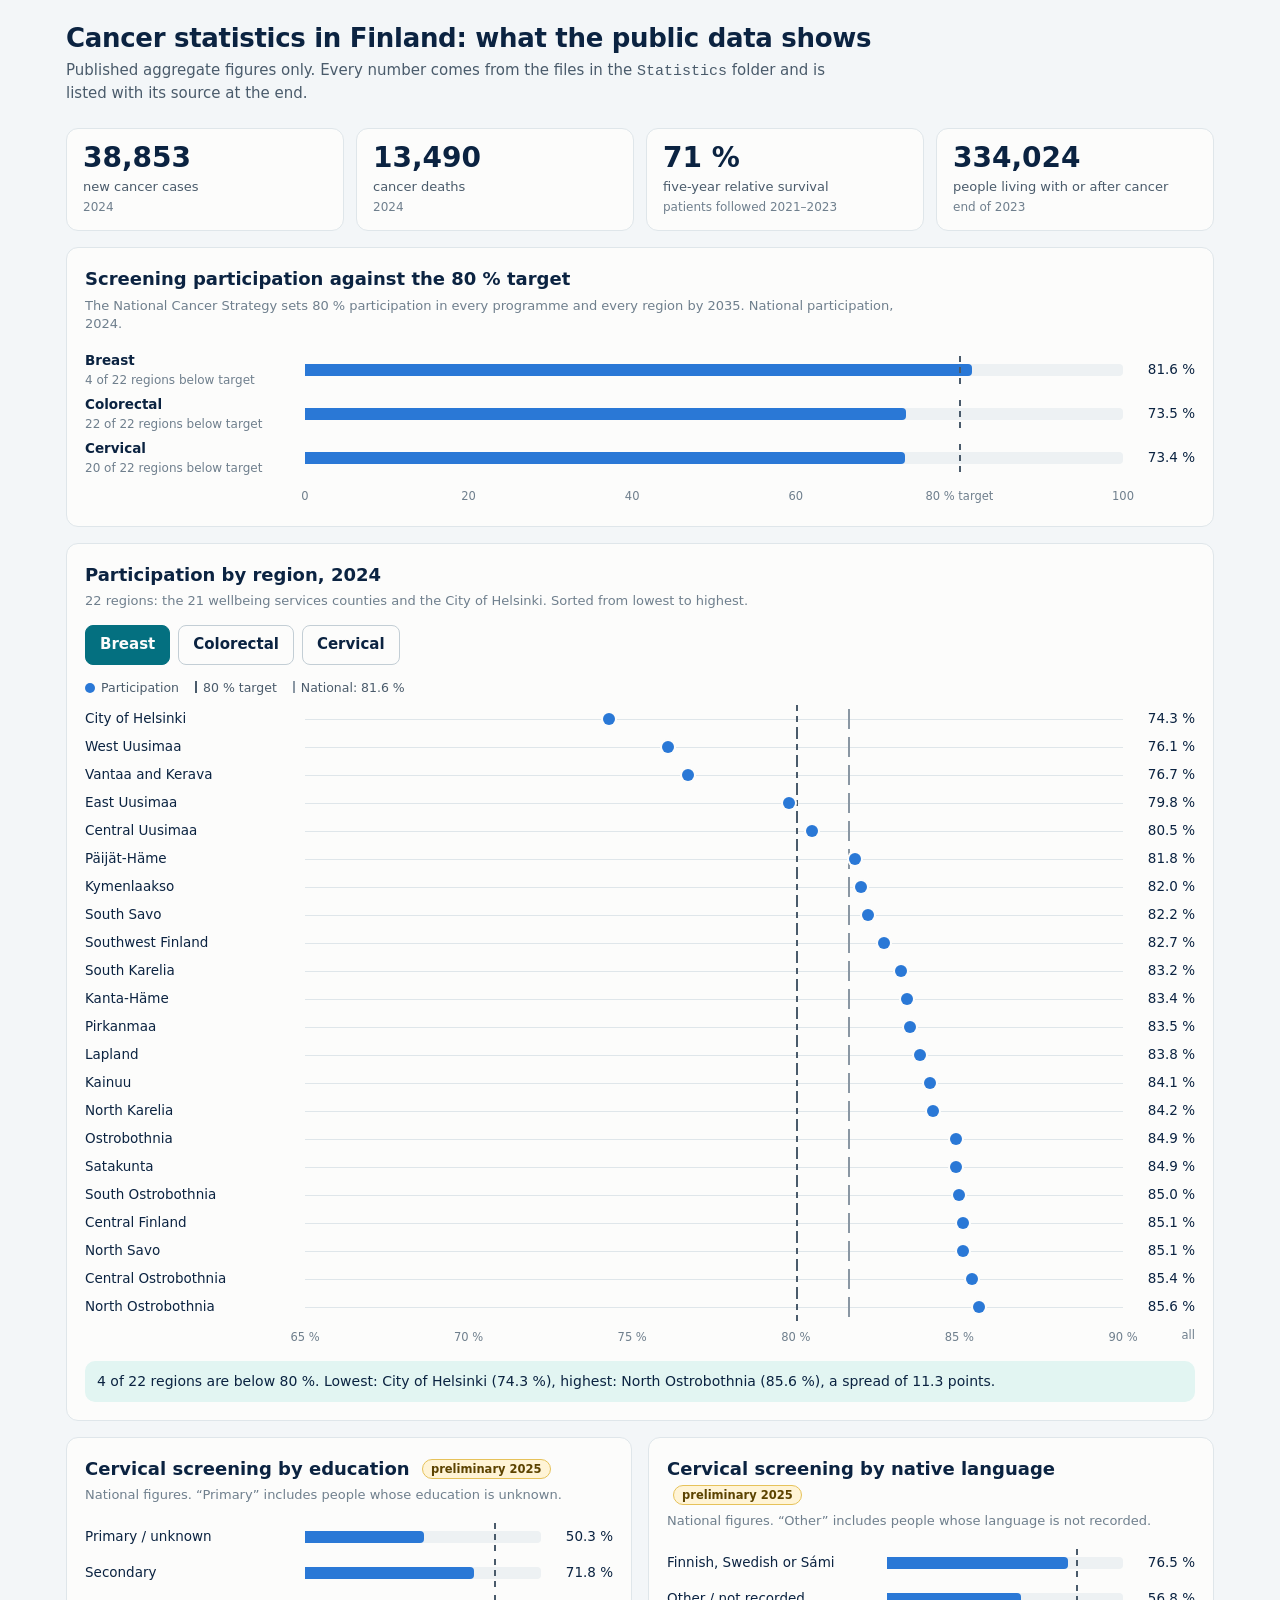
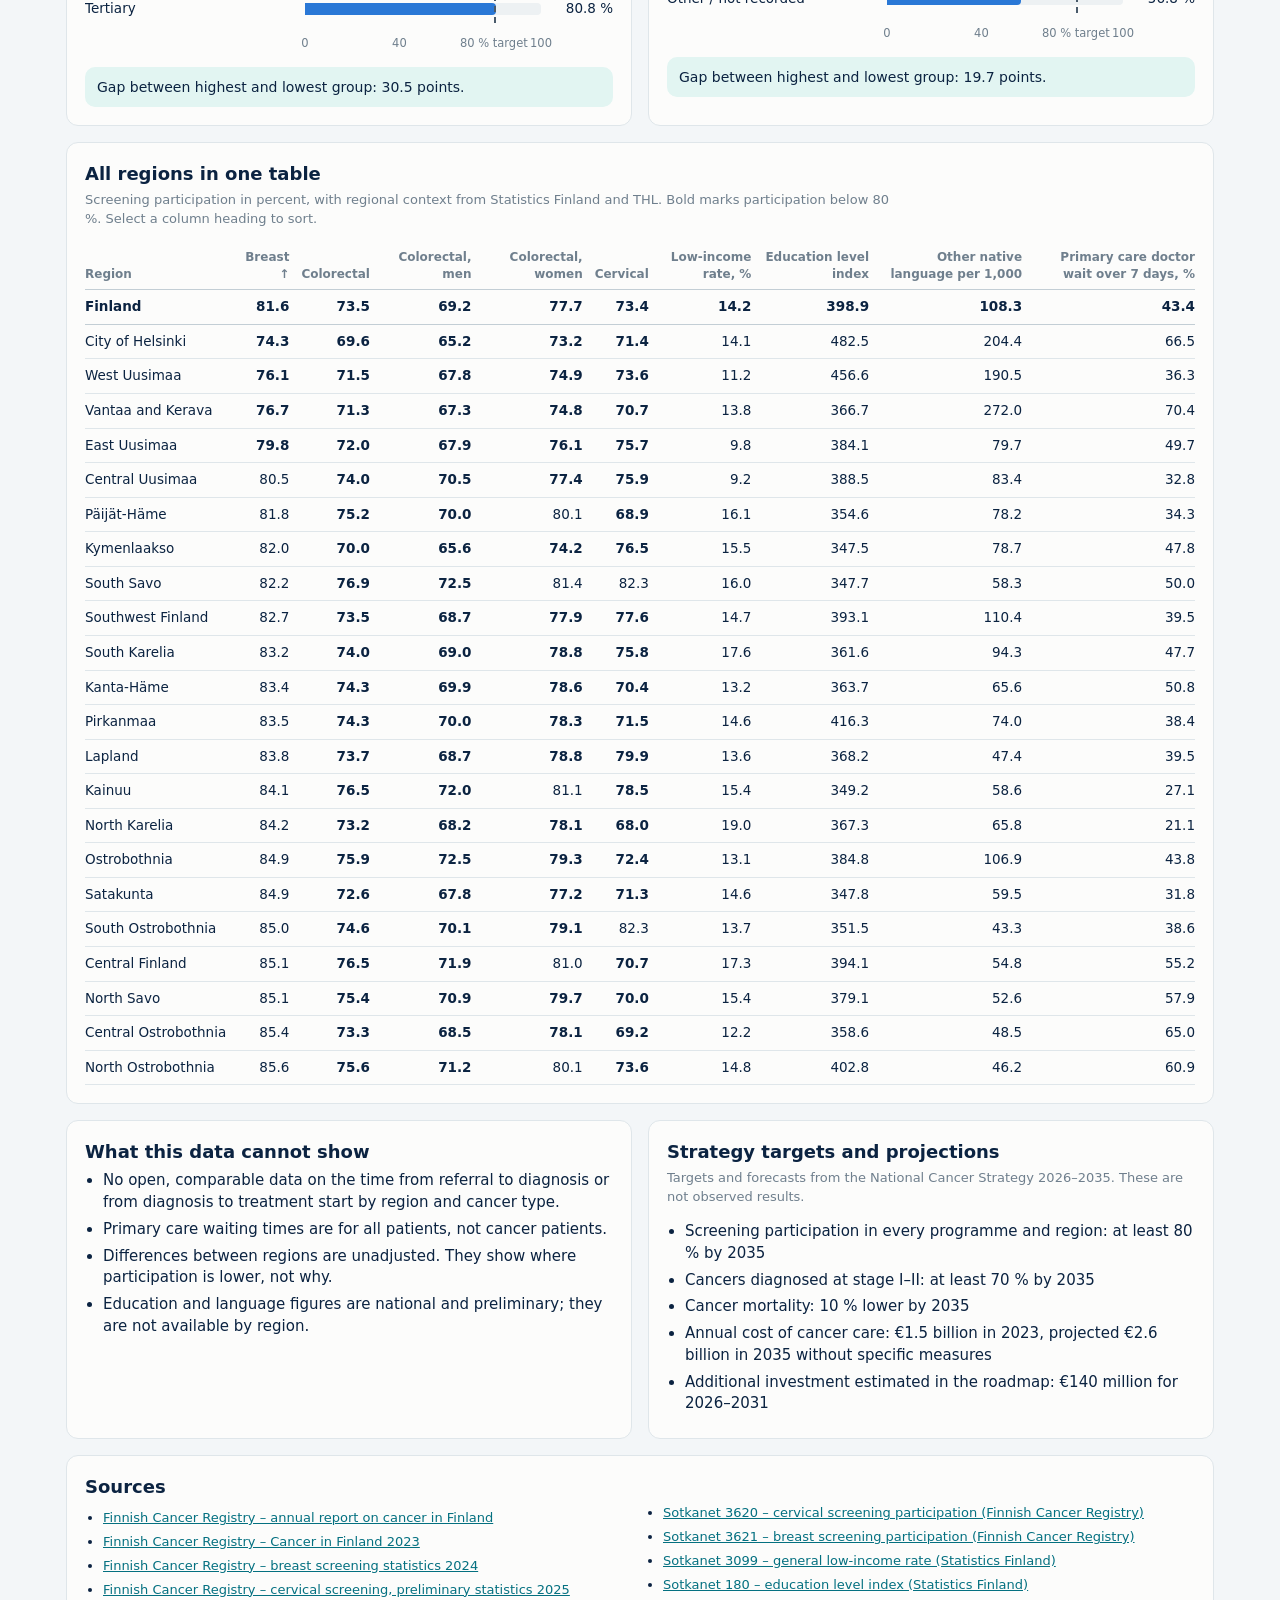
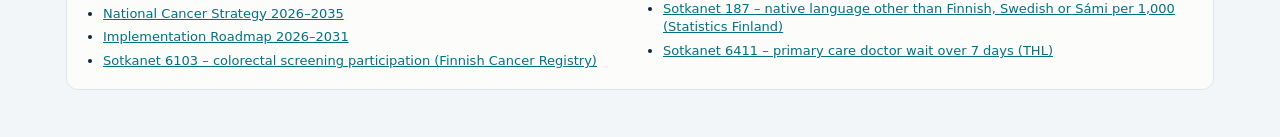
<file: statistics-overview.html>
<!doctype html>
<html lang="en">
<head>
<meta charset="utf-8">
<meta name="viewport" content="width=device-width,initial-scale=1">
<title>Cancer Statistics Finland – Overview</title>
<style>
:root{
  color-scheme:light;
  --page:#f3f6f8; --surface:#fcfcfb; --line:#dfe6ea; --line-strong:#c3ced5; --track:#edf1f3;
  --text:#0b2341; --text-2:#4a5b6b; --text-3:#6f7f8d;
  --accent:#047080; --accent-soft:#e2f5f2;
  --s1:#2a78d6; --s2:#eb6834; --neutral:#8a97a3;
  --note-bg:#fff4d6; --note-line:#e6c25a; --note-text:#5c4300;
}
@media (prefers-color-scheme:dark){
  :root:not([data-theme="light"]){
    color-scheme:dark;
    --page:#111312; --surface:#1a1a19; --line:#2e3231; --line-strong:#454a49; --track:#262827;
    --text:#f0efec; --text-2:#c3c2b7; --text-3:#9a9990;
    --accent:#4fc3c9; --accent-soft:#17302f;
    --s1:#3987e5; --s2:#d95926; --neutral:#8b8f8d;
    --note-bg:#3a2f0c; --note-line:#7a6420; --note-text:#f6e3a4;
  }
}
:root[data-theme="dark"]{
  color-scheme:dark;
  --page:#111312; --surface:#1a1a19; --line:#2e3231; --line-strong:#454a49; --track:#262827;
  --text:#f0efec; --text-2:#c3c2b7; --text-3:#9a9990;
  --accent:#4fc3c9; --accent-soft:#17302f;
  --s1:#3987e5; --s2:#d95926; --neutral:#8b8f8d;
  --note-bg:#3a2f0c; --note-line:#7a6420; --note-text:#f6e3a4;
}
*{box-sizing:border-box}
body{margin:0;background:var(--page);color:var(--text);font:15px/1.45 system-ui,-apple-system,"Segoe UI",Arial,sans-serif}
.wrap{max-width:1180px;margin:0 auto;padding:0 16px 48px}
header{padding:24px 0 6px}
h1{font-size:26px;line-height:1.15;margin:0 0 6px;letter-spacing:-.3px}
header p{margin:0;color:var(--text-2);max-width:760px}
h2{font-size:18px;margin:0 0 4px}
.sub{color:var(--text-3);font-size:13px;margin:0 0 14px;max-width:820px}
a{color:var(--accent)}
section{margin-top:16px}
.card,.tile{background:var(--surface);border:1px solid var(--line);border-radius:12px}
.card{padding:18px}
.tiles{display:grid;grid-template-columns:repeat(4,1fr);gap:12px;margin-top:18px}
.tile{padding:14px 16px}
.tile b{display:block;font-size:28px;line-height:1.1;font-variant-numeric:tabular-nums}
.tile span{display:block;font-size:13px;color:var(--text-2);margin-top:4px}
.tile small{display:block;font-size:12px;color:var(--text-3);margin-top:2px}
.two{display:grid;grid-template-columns:1fr 1fr;gap:16px}
.seg{border:1px solid var(--line-strong);background:var(--surface);color:var(--text);padding:8px 14px;border-radius:8px;font:inherit;font-weight:600;cursor:pointer;min-height:40px}
.seg[aria-pressed="true"]{background:var(--accent);border-color:var(--accent);color:var(--surface)}
button:focus-visible,[tabindex]:focus-visible{outline:3px solid var(--accent);outline-offset:2px}
.filters{display:flex;flex-wrap:wrap;gap:8px;margin-bottom:14px}

/* meters and bars share one row layout: label | track | value */
.row{display:grid;grid-template-columns:minmax(120px,210px) 1fr 62px;align-items:center;gap:10px;min-height:28px}
.row .lab{font-size:13.5px;white-space:nowrap;overflow:hidden;text-overflow:ellipsis}
.row .lab small{color:var(--text-3);font-size:12px}
.row .val{font-size:13.5px;font-variant-numeric:tabular-nums;text-align:right}
.track{position:relative;height:28px}
.bar{position:absolute;left:0;top:8px;height:12px;border-radius:0 4px 4px 0;background:var(--s1)}
.bartrack{position:absolute;left:0;right:0;top:8px;height:12px;border-radius:4px;background:var(--track)}
.target{position:absolute;top:0;bottom:0;width:0;border-left:2px dashed var(--text-2)}
.natl{position:absolute;top:4px;bottom:4px;width:0;border-left:2px solid var(--neutral)}
.rail{position:absolute;left:0;right:0;top:13.5px;height:1px;background:var(--line)}
.link{position:absolute;top:12.5px;height:3px;background:var(--line-strong);border-radius:2px}
.dot{position:absolute;top:8px;width:12px;height:12px;margin-left:-6px;border-radius:50%;background:var(--s1);box-shadow:0 0 0 2px var(--surface)}
.dot.f{background:var(--s2)}
.rows .row:hover .lab{color:var(--accent);font-weight:600}
.axis{position:relative;height:20px;font-size:11.5px;color:var(--text-3)}
.axis span{position:absolute;transform:translateX(-50%);top:4px;white-space:nowrap}
.legend{display:flex;flex-wrap:wrap;gap:6px 16px;font-size:12.5px;color:var(--text-2);margin-bottom:8px}
.legend i{display:inline-block;vertical-align:-1px;margin-right:6px}
.legend .d{width:10px;height:10px;border-radius:50%;background:var(--s1)}
.legend .d.f{background:var(--s2)}
.legend .t{height:12px;border-left:2px dashed var(--text-2)}
.legend .n{height:12px;border-left:2px solid var(--neutral)}
.grp{font-size:12px;font-weight:700;color:var(--text-3);text-transform:uppercase;letter-spacing:.4px;margin:12px 0 2px}
.tag{display:inline-block;font-size:11.5px;font-weight:600;padding:1px 8px;border-radius:999px;background:var(--note-bg);color:var(--note-text);border:1px solid var(--note-line);margin-left:6px;vertical-align:2px}
.finding{font-size:14px;margin:12px 0 0;padding:10px 12px;border-radius:10px;background:var(--accent-soft)}
.tip{position:fixed;z-index:10;pointer-events:none;background:var(--text);color:var(--surface);padding:7px 10px;border-radius:8px;font-size:12.5px;line-height:1.4;max-width:280px;display:none;white-space:pre-line}
.scroll{overflow-x:auto}
table{width:100%;border-collapse:collapse;font-size:13.5px;min-width:760px}
th{font-size:12px;text-align:right;color:var(--text-3);font-weight:600;padding:6px 0 6px 12px;border-bottom:1px solid var(--line-strong);vertical-align:bottom;cursor:pointer;user-select:none}
th:first-child,td:first-child{text-align:left;padding-left:0;white-space:nowrap}
td{padding:7px 0 7px 12px;border-bottom:1px solid var(--line);text-align:right;font-variant-numeric:tabular-nums}
td.low{font-weight:700}
tr.natl-row td{border-bottom:1px solid var(--line-strong);font-weight:600}
ul.plain{margin:0;padding-left:18px}
ul.plain li{margin:5px 0}
.src{font-size:13px;columns:2;column-gap:28px}
.src li{break-inside:avoid;overflow-wrap:anywhere}
@media (max-width:860px){.tiles{grid-template-columns:repeat(2,1fr)}.two{grid-template-columns:1fr}.src{columns:1}}
@media (max-width:520px){.row{grid-template-columns:118px 1fr 48px;gap:8px}.row .lab{font-size:12.5px}h1{font-size:22px}}
</style>
</head>
<body>
<div class="wrap">
  <header>
    <h1>Cancer statistics in Finland: what the public data shows</h1>
    <p>Published aggregate figures only. Every number comes from the files in the <code>Statistics</code> folder and is listed with its source at the end.</p>
  </header>

  <div class="tiles" id="tiles"></div>

  <section class="card">
    <h2>Screening participation against the 80 % target</h2>
    <p class="sub">The National Cancer Strategy sets 80 % participation in every programme and every region by 2035. National participation, 2024.</p>
    <div id="meters"></div>
  </section>

  <section class="card">
    <h2>Participation by region, 2024</h2>
    <p class="sub">22 regions: the 21 wellbeing services counties and the City of Helsinki. Sorted from lowest to highest.</p>
    <div class="filters" id="progFilter"></div>
    <div class="legend" id="regLegend"></div>
    <div class="rows" id="regRows"></div>
    <p class="finding" id="regFinding"></p>
  </section>

  <section class="two">
    <div class="card">
      <h2>Cervical screening by education <span class="tag">preliminary 2025</span></h2>
      <p class="sub">National figures. “Primary” includes people whose education is unknown.</p>
      <div id="eduRows"></div>
    </div>
    <div class="card">
      <h2>Cervical screening by native language <span class="tag">preliminary 2025</span></h2>
      <p class="sub">National figures. “Other” includes people whose language is not recorded.</p>
      <div id="langRows"></div>
    </div>
  </section>

  <section class="card">
    <h2>All regions in one table</h2>
    <p class="sub">Screening participation in percent, with regional context from Statistics Finland and THL. Bold marks participation below 80 %. Select a column heading to sort.</p>
    <div class="scroll"><table id="table"></table></div>
  </section>

  <section class="two">
    <div class="card">
      <h2>What this data cannot show</h2>
      <ul class="plain">
        <li>No open, comparable data on the time from referral to diagnosis or from diagnosis to treatment start by region and cancer type.</li>
        <li>Primary care waiting times are for all patients, not cancer patients.</li>
        <li>Differences between regions are unadjusted. They show where participation is lower, not why.</li>
        <li>Education and language figures are national and preliminary; they are not available by region.</li>
      </ul>
    </div>
    <div class="card">
      <h2>Strategy targets and projections</h2>
      <p class="sub">Targets and forecasts from the National Cancer Strategy 2026–2035. These are not observed results.</p>
      <ul class="plain" id="targets"></ul>
    </div>
  </section>

  <section class="card">
    <h2>Sources</h2>
    <ul class="plain src" id="sources"></ul>
  </section>
</div>
<div class="tip" id="tip"></div>

<script src="Statistics/overview-data.js"></script>
<script>
(function(){
const S=window.STATISTICS;
if(!S){document.querySelector('.wrap').innerHTML='<p style="padding:24px 0">Data file not found. Run <code>python3 Statistics/build_overview_data.py</code> first.</p>';return;}
const TARGET=80;
const el=(tag,attrs,...kids)=>{const e=document.createElement(tag);
  for(const k in attrs||{}){if(k==='class')e.className=attrs[k];else if(k==='style')e.style.cssText=attrs[k];else if(k.startsWith('on'))e.addEventListener(k.slice(2),attrs[k]);else e.setAttribute(k,attrs[k]);}
  kids.flat().forEach(c=>{if(c!=null)e.append(c);});return e;};
const num=v=>Number(v);
const int=v=>Number(v).toLocaleString('en-GB');
const pct=v=>Number(v).toFixed(1)+' %';
const isNat=r=>r.region.startsWith('Finland');
const tip=document.getElementById('tip');
const hover=(node,text)=>{node.addEventListener('mousemove',e=>{tip.textContent=text;tip.style.display='block';
  tip.style.left=Math.min(e.clientX+14,window.innerWidth-290)+'px';tip.style.top=(e.clientY+16)+'px';});
  node.addEventListener('mouseleave',()=>tip.style.display='none');};

/* ---------- national tiles ---------- */
const nat=(ind,period)=>S.national.find(r=>r.indicator===ind&&(!period||r.period===period));
const tiles=[
  [int(nat('new_cancer_cases','2024').value),'new cancer cases','2024'],
  [int(nat('cancer_deaths','2024').value),'cancer deaths','2024'],
  [nat('five_year_relative_survival').value+' %','five-year relative survival','patients followed 2021–2023'],
  [int(nat('people_living_with_or_after_cancer').value),'people living with or after cancer','end of 2023']];
document.getElementById('tiles').replaceChildren(...tiles.map(t=>el('div',{class:'tile'},el('b',{},t[0]),el('span',{},t[1]),el('small',{},t[2]))));

/* ---------- programmes ---------- */
const PROG={
  breast:{name:'Breast',rows:S.breast.map(r=>({region:r.region,total:num(r.participation_percent)}))},
  colorectal:{name:'Colorectal',rows:[...new Set(S.colorectal.map(r=>r.region))].map(region=>{
    const g=sex=>num(S.colorectal.find(r=>r.region===region&&r.sex===sex).participation_percent);
    return {region,total:g('total'),male:g('male'),female:g('female')};})},
  cervical:{name:'Cervical',rows:S.cervical.map(r=>({region:r.region,total:num(r.participation_percent)}))}};
const regional=p=>PROG[p].rows.filter(r=>!isNat(r));
const national=p=>PROG[p].rows.find(isNat);
const trend=p=>S.trend.filter(r=>r.programme===p).sort((a,b)=>a.year-b.year);

/* ---------- meters (bars from zero, target tick) ---------- */
document.getElementById('meters').replaceChildren(...Object.keys(PROG).map(p=>{
  const v=national(p).total,below=regional(p).filter(r=>r.total<TARGET).length,t=trend(p);
  const row=el('div',{class:'row'},
    el('div',{class:'lab'},el('b',{},PROG[p].name),el('br'),el('small',{},below+' of '+regional(p).length+' regions below target')),
    el('div',{class:'track'},el('div',{class:'bartrack'}),el('div',{class:'bar',style:'width:'+v+'%'}),el('div',{class:'target',style:'left:'+TARGET+'%'})),
    el('div',{class:'val'},pct(v)));
  row.style.minHeight='44px';
  hover(row,PROG[p].name+' screening\n'+t.map(x=>x.year+': '+pct(x.participation_percent)).join('\n'));
  return row;}),
  el('div',{class:'row'},el('div',{}),el('div',{class:'axis'},[0,20,40,60,80,100].map(x=>el('span',{style:'left:'+x+'%'},x===80?'80 % target':x+''))),el('div',{})));

/* ---------- regional dot plot ---------- */
let prog='breast';
function renderRegions(){
  const f=document.getElementById('progFilter');
  f.replaceChildren(...Object.keys(PROG).map(p=>el('button',{class:'seg','aria-pressed':String(p===prog),onclick:()=>{prog=p;renderRegions();}},PROG[p].name)));
  const rows=regional(prog).slice().sort((a,b)=>a.total-b.total),n=national(prog),sex=prog==='colorectal';
  const all=rows.flatMap(r=>sex?[r.male,r.female,r.total]:[r.total]);
  const lo=Math.floor(Math.min(...all,TARGET)/5)*5-5,hi=Math.ceil(Math.max(...all,TARGET)/5)*5;
  const x=v=>(v-lo)/(hi-lo)*100;
  document.getElementById('regLegend').replaceChildren(
    ...(sex?[el('span',{},el('i',{class:'d'}),'Men'),el('span',{},el('i',{class:'d f'}),'Women')]:[el('span',{},el('i',{class:'d'}),'Participation')]),
    el('span',{},el('i',{class:'t'}),'80 % target'),el('span',{},el('i',{class:'n'}),'National: '+pct(n.total)));
  const out=rows.map(r=>{
    const track=el('div',{class:'track'},el('div',{class:'rail'}),el('div',{class:'natl',style:'left:'+x(n.total)+'%'}),el('div',{class:'target',style:'left:'+x(TARGET)+'%'}));
    if(sex){track.append(el('div',{class:'link',style:'left:'+x(r.male)+'%;width:'+(x(r.female)-x(r.male))+'%'}),
      el('div',{class:'dot',style:'left:'+x(r.male)+'%'}),el('div',{class:'dot f',style:'left:'+x(r.female)+'%'}));}
    else track.append(el('div',{class:'dot',style:'left:'+x(r.total)+'%'}));
    const row=el('div',{class:'row',tabindex:'0'},el('div',{class:'lab',title:r.region},r.region),track,el('div',{class:'val'},pct(r.total)));
    hover(row,r.region+'\n'+PROG[prog].name+' screening: '+pct(r.total)+(sex?'\nMen '+pct(r.male)+' · Women '+pct(r.female):'')+'\n'+(r.total<TARGET?(TARGET-r.total).toFixed(1)+' points below target':'At or above target'));
    return row;});
  const ticks=[];for(let t=lo;t<=hi;t+=5)ticks.push(t);
  out.push(el('div',{class:'row'},el('div',{}),el('div',{class:'axis'},ticks.map(t=>el('span',{style:'left:'+x(t)+'%'},t+' %'))),el('div',{class:'val',style:'font-size:11.5px;color:var(--text-3)'},'all')));
  document.getElementById('regRows').replaceChildren(...out);
  const below=rows.filter(r=>r.total<TARGET),first=rows[0],last=rows[rows.length-1];
  let text=below.length+' of '+rows.length+' regions are below 80 %. Lowest: '+first.region+' ('+pct(first.total)+'), highest: '+last.region+' ('+pct(last.total)+'), a spread of '+(last.total-first.total).toFixed(1)+' points.';
  if(sex)text+=' Nationally, men take part less often than women: '+pct(n.male)+' against '+pct(n.female)+', a larger gap than the spread between regions.';
  document.getElementById('regFinding').textContent=text;
}
renderRegions();

/* ---------- cervical equity bars ---------- */
function bars(id,grouping,labels){
  const rows=S.cervical_equity.filter(r=>r.grouping===grouping);
  document.getElementById(id).replaceChildren(...rows.map(r=>{
    const row=el('div',{class:'row'},el('div',{class:'lab',title:r.group},labels[r.group]||r.group),
      el('div',{class:'track'},el('div',{class:'bartrack'}),el('div',{class:'bar',style:'width:'+r.participation_percent+'%'}),el('div',{class:'target',style:'left:'+TARGET+'%'})),
      el('div',{class:'val'},pct(r.participation_percent)));
    row.style.minHeight='36px';
    hover(row,r.group+'\n'+int(r.attended_n)+' of '+int(r.invited_n)+' invited took part');
    return row;}),
    el('div',{class:'row'},el('div',{}),el('div',{class:'axis'},[0,40,80,100].map(x=>el('span',{style:'left:'+x+'%'},x===80?'80 % target':x+''))),el('div',{})));
  const v=rows.map(r=>num(r.participation_percent));
  document.getElementById(id).append(el('p',{class:'finding'},'Gap between highest and lowest group: '+(Math.max(...v)-Math.min(...v)).toFixed(1)+' points.'));
}
bars('eduRows','education',{'Primary education / unknown':'Primary / unknown','Intermediate / secondary education':'Secondary','Tertiary / higher education':'Tertiary'});
bars('langRows','native_language',{'Domestic':'Finnish, Swedish or Sámi','Other / missing':'Other / not recorded'});

/* ---------- table ---------- */
const ctx=(region,ind)=>{const r=S.context.find(c=>c.region===region&&c.indicator===ind);return r?num(r.value):null;};
const COLS=[['region','Region'],['breast','Breast'],['colorectal','Colorectal'],['men','Colorectal, men'],['women','Colorectal, women'],['cervical','Cervical'],
  ['income','Low-income rate, %'],['edu','Education level index'],['lang','Other native language per 1,000'],['wait','Primary care doctor wait over 7 days, %']];
const natName=r=>isNat({region:r})?'Finland':r;
const tableRows=PROG.breast.rows.map(b=>{const name=natName(b.region);
  const c=PROG.colorectal.rows.find(r=>r.region===name),v=PROG.cervical.rows.find(r=>r.region===name);
  return {region:name,breast:b.total,colorectal:c&&c.total,men:c&&c.male,women:c&&c.female,cervical:v&&v.total,
    income:ctx(name,'low_income_rate_percent'),edu:ctx(name,'education_level_index'),lang:ctx(name,'other_native_language_per_1000'),wait:ctx(name,'primary_care_doctor_wait_over_7_days_percent')};});
let sortKey='breast',sortDir=1;
function renderTable(){
  const natRow=tableRows.find(r=>r.region==='Finland');
  const rest=tableRows.filter(r=>r!==natRow).sort((a,b)=>sortKey==='region'?sortDir*a.region.localeCompare(b.region):sortDir*((a[sortKey]??-1)-(b[sortKey]??-1)));
  const screening=['breast','colorectal','men','women','cervical'];
  const cell=(r,k)=>k==='region'?el('td',{},r.region):el('td',{class:screening.includes(k)&&r[k]!=null&&r[k]<TARGET?'low':''},r[k]==null?'–':r[k].toFixed(1));
  document.getElementById('table').replaceChildren(
    el('tr',{},COLS.map(([k,l])=>el('th',{tabindex:'0',onclick:()=>{if(sortKey===k)sortDir=-sortDir;else{sortKey=k;sortDir=1;}renderTable();},
      onkeydown:e=>{if(e.key==='Enter')e.target.click();}},l+(sortKey===k?(sortDir>0?' ↑':' ↓'):'')))),
    el('tr',{class:'natl-row'},COLS.map(([k])=>cell(natRow,k))),
    ...rest.map(r=>el('tr',{},COLS.map(([k])=>cell(r,k)))));
}
renderTable();

/* ---------- targets ---------- */
const T=[['screening_participation_each_programme_each_county','Screening participation in every programme and region: at least 80 % by 2035'],
  ['cancers_diagnosed_stages_I_II','Cancers diagnosed at stage I–II: at least 70 % by 2035'],
  ['cancer_mortality_reduction','Cancer mortality: 10 % lower by 2035'],
  ['annual_cancer_care_costs','Annual cost of cancer care: €1.5 billion in 2023, projected €2.6 billion in 2035 without specific measures'],
  ['roadmap_additional_investment','Additional investment estimated in the roadmap: €140 million for 2026–2031']];
document.getElementById('targets').replaceChildren(...T.filter(([k])=>nat(k)).map(([,text])=>el('li',{},text)));

/* ---------- sources ---------- */
const NAMES={'stats.cancerregistry.fi/joukkistilastot/breast.html':'Finnish Cancer Registry – breast screening statistics 2024',
  'cervix_preliminary':'Finnish Cancer Registry – cervical screening, preliminary statistics 2025',
  'annual-report-on-cancer-in-finland':'Finnish Cancer Registry – annual report on cancer in Finland',
  'cancer_in_finland_2023':'Finnish Cancer Registry – Cancer in Finland 2023',
  'indicators/3621':'Sotkanet 3621 – breast screening participation (Finnish Cancer Registry)',
  'indicators/6103':'Sotkanet 6103 – colorectal screening participation (Finnish Cancer Registry)',
  'indicators/3620':'Sotkanet 3620 – cervical screening participation (Finnish Cancer Registry)',
  'indicators/3099':'Sotkanet 3099 – general low-income rate (Statistics Finland)',
  'indicators/180':'Sotkanet 180 – education level index (Statistics Finland)',
  'indicators/187':'Sotkanet 187 – native language other than Finnish, Swedish or Sámi per 1,000 (Statistics Finland)',
  'indicators/6411':'Sotkanet 6411 – primary care doctor wait over 7 days (THL)',
  'Kansallinen_syopastrategia_2026_2035':'National Cancer Strategy 2026–2035',
  'tiekartta':'Implementation Roadmap 2026–2031'};
const urls=[...new Set(Object.values(S).flat().map(r=>r.source_url).filter(Boolean))];
document.getElementById('sources').replaceChildren(...urls.map(u=>{const k=Object.keys(NAMES).find(k=>u.includes(k));
  return el('li',{},el('a',{href:u,target:'_blank',rel:'noopener'},k?NAMES[k]:u));}));
})();
</script>
</body>
</html>
</file>
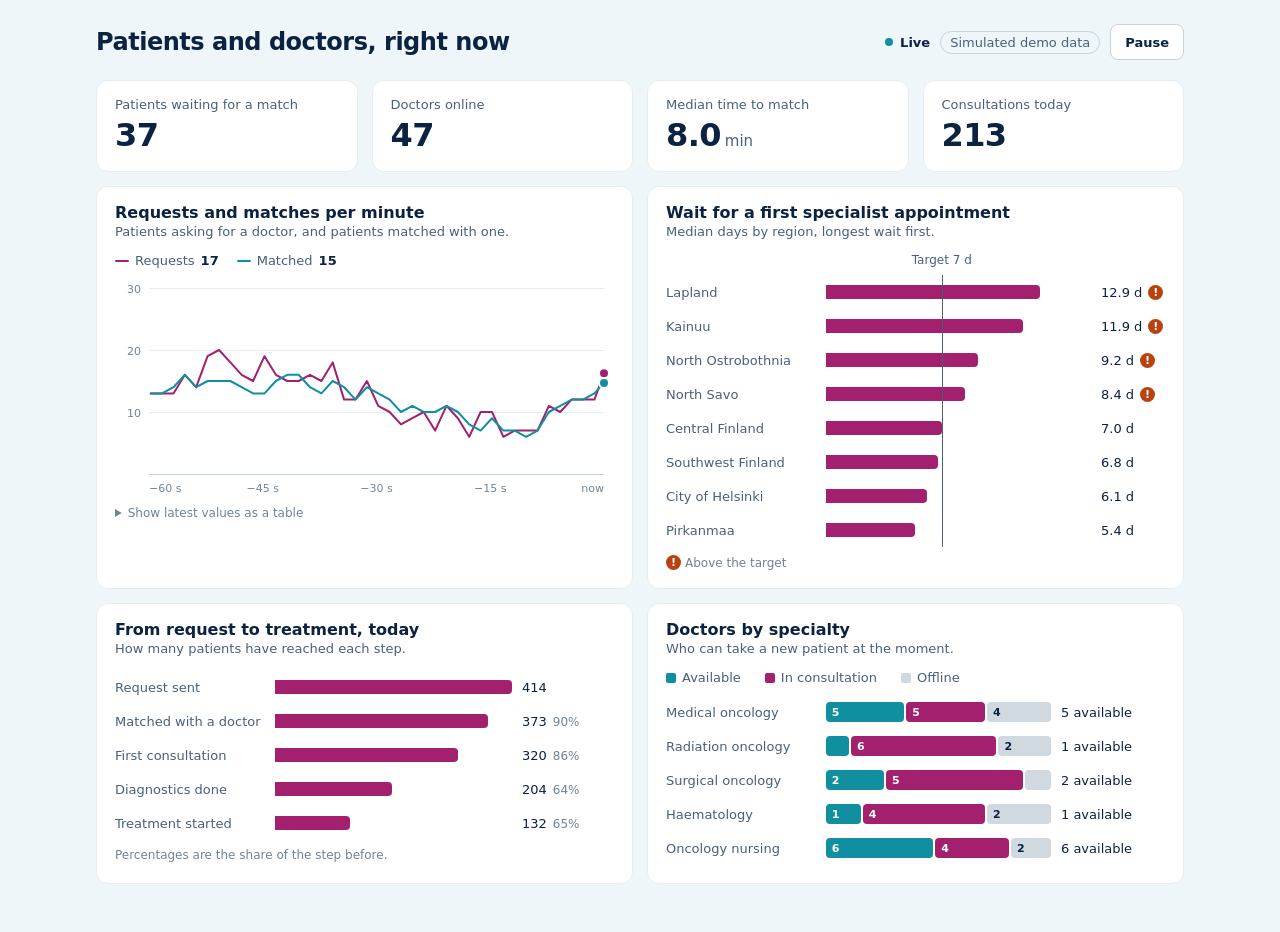
<file: charts/simulated-live.html>
<!doctype html>
<html lang="en">
<head>
<meta charset="utf-8">
<meta name="viewport" content="width=device-width,initial-scale=1">
<title>Live charts — Equal Care Navigator</title>
<link rel="stylesheet" href="live-charts.css">
<style>
  :root { font-family: system-ui, -apple-system, "Segoe UI", Arial, Helvetica, sans-serif; background: #eef6fa; }
  @media (prefers-color-scheme: dark) { :root:not([data-theme="light"]) { background: #0a141c; } }
  :root[data-theme="dark"] { background: #0a141c; }
  * { box-sizing: border-box; }
  body { margin: 0; }
  .page { max-width: 1120px; margin: 0 auto; padding: 24px 16px 48px; }

  header { display: flex; flex-wrap: wrap; align-items: center; gap: 10px 16px; margin-bottom: 20px; }
  h1 { flex: 1 1 260px; margin: 0; font-size: 24px; letter-spacing: -0.02em; text-wrap: balance; }
  .status { display: flex; flex-wrap: wrap; align-items: center; gap: 10px; font-size: 13px; color: var(--lc-ink-2); }
  .live { display: inline-flex; align-items: center; gap: 7px; font-weight: 600; color: var(--lc-ink); }
  .live i { width: 8px; height: 8px; border-radius: 50%; background: var(--lc-s2); animation: pulse 1.6s ease-out infinite; }
  .paused .live i { animation: none; background: var(--lc-muted); }
  @keyframes pulse {
    0% { box-shadow: 0 0 0 0 color-mix(in srgb, var(--lc-s2) 55%, transparent); }
    100% { box-shadow: 0 0 0 9px transparent; }
  }
  .demo-note { padding: 3px 9px; border: 1px solid var(--lc-axis); border-radius: 999px; }
  button.toggle {
    font: inherit; font-weight: 600; min-height: 36px; padding: 6px 14px; cursor: pointer;
    color: var(--lc-ink); background: var(--lc-surface);
    border: 1px solid var(--lc-axis); border-radius: 8px;
  }
  button.toggle:hover { border-color: var(--lc-muted); }
  button.toggle:focus-visible { outline: 2px solid var(--lc-s2); outline-offset: 2px; }

  .tiles { display: grid; grid-template-columns: repeat(4, 1fr); gap: 14px; margin-bottom: 14px; }
  .cards { display: grid; grid-template-columns: repeat(2, minmax(0, 1fr)); gap: 14px; }
  @media (max-width: 820px) { .tiles { grid-template-columns: repeat(2, 1fr); } .cards { grid-template-columns: minmax(0, 1fr); } }

  .card {
    padding: 16px 18px 18px;
    background: var(--lc-surface);
    border: 1px solid var(--lc-grid);
    border-radius: 12px;
    animation: rise .5s cubic-bezier(.2, .7, .2, 1) both;
    animation-delay: calc(var(--i, 0) * 60ms);
  }
  @keyframes rise { from { opacity: 0; transform: translateY(10px); } }
  .card h2 { margin: 0 0 2px; font-size: 16px; }
  .card .sub { margin: 0 0 14px; font-size: 13px; color: var(--lc-ink-2); }
  @media (prefers-reduced-motion: reduce) { .card, .live i { animation: none; } }
</style>
</head>
<body>
<div class="page lc" id="page">
  <header>
    <h1>Patients and doctors, right now</h1>
    <div class="status">
      <span class="live"><i></i><span id="live-text">Live</span></span>
      <span class="demo-note">Simulated demo data</span>
      <button class="toggle" id="toggle" type="button">Pause</button>
    </div>
  </header>

  <section class="tiles" aria-label="Key figures">
    <div class="card" style="--i:0" id="tile-waiting"></div>
    <div class="card" style="--i:1" id="tile-doctors"></div>
    <div class="card" style="--i:2" id="tile-match"></div>
    <div class="card" style="--i:3" id="tile-consults"></div>
  </section>

  <section class="cards">
    <div class="card" style="--i:4">
      <h2>Requests and matches per minute</h2>
      <p class="sub">Patients asking for a doctor, and patients matched with one.</p>
      <div id="chart-stream"></div>
    </div>
    <div class="card" style="--i:5">
      <h2>Wait for a first specialist appointment</h2>
      <p class="sub">Median days by region, longest wait first.</p>
      <div id="chart-regions"></div>
    </div>
    <div class="card" style="--i:6">
      <h2>From request to treatment, today</h2>
      <p class="sub">How many patients have reached each step.</p>
      <div id="chart-funnel"></div>
    </div>
    <div class="card" style="--i:7">
      <h2>Doctors by specialty</h2>
      <p class="sub">Who can take a new patient at the moment.</p>
      <div id="chart-doctors"></div>
    </div>
  </section>
</div>

<script src="lib/core.js"></script>
<script src="lib/stat-tile.js"></script>
<script src="lib/stream-chart.js"></script>
<script src="lib/ranked-bars.js"></script>
<script src="lib/funnel.js"></script>
<script src="lib/stacked-bars.js"></script>
<script>
/* ---- Charts ---- */

const S1 = 'var(--lc-s1)', S2 = 'var(--lc-s2)';
const STREAM_MS = 1500;

const tiles = {
  waiting: LiveCharts.statTile(document.getElementById('tile-waiting'),
    { label: 'Patients waiting for a match' }),
  doctors: LiveCharts.statTile(document.getElementById('tile-doctors'),
    { label: 'Doctors online' }),
  match: LiveCharts.statTile(document.getElementById('tile-match'),
    { label: 'Median time to match', unit: 'min', decimals: 1 }),
  consults: LiveCharts.statTile(document.getElementById('tile-consults'),
    { label: 'Consultations today' })
};

const stream = LiveCharts.streamChart(document.getElementById('chart-stream'), {
  label: 'Requests and matches per minute, last minute',
  interval: STREAM_MS,
  window: 41,
  minMax: 20,
  series: [
    { key: 'requests', label: 'Requests', color: S1 },
    { key: 'matched', label: 'Matched', color: S2 }
  ]
});

const regions = LiveCharts.rankedBars(document.getElementById('chart-regions'), {
  max: 16, unit: 'd', decimals: 1, valueLabel: 'median wait',
  target: { value: 7, label: 'Target 7 d' }
});

const funnel = LiveCharts.funnel(document.getElementById('chart-funnel'), { valueLabel: 'patients' });

const doctors = LiveCharts.stackedBars(document.getElementById('chart-doctors'), {
  segments: [
    { key: 'free', label: 'Available', color: S2 },
    { key: 'busy', label: 'In consultation', color: S1 },
    { key: 'off', label: 'Offline', color: 'var(--lc-neutral)', ink: 'var(--lc-on-neutral)' }
  ],
  summary: (v) => v.free + ' available'
});

/* ---- Simulated feed ----
   Everything below invents numbers so the charts have something to show.
   To go live, delete it and call the same update()/push() methods from
   your real source, for example:

     const ws = new WebSocket('wss://…/live');
     ws.onmessage = (e) => {
       const msg = JSON.parse(e.data);
       if (msg.type === 'throughput') stream.push({ t: new Date(msg.t), values: msg.values });
       if (msg.type === 'regions') regions.update(msg.rows);
     };
*/

const rand = (a, b) => a + Math.random() * (b - a);
const clamp = (v, a, b) => Math.max(a, Math.min(b, v));
const walk = (v, step, a, b) => clamp(v + rand(-step, step), a, b);

const sim = {
  waiting: 38, online: 46, matchMin: 7.4, consults: 212,
  requests: 13, matched: 11, phase: 0,
  regions: [
    ['helsinki', 'City of Helsinki', 5.1], ['pirkanmaa', 'Pirkanmaa', 6.2],
    ['southwest', 'Southwest Finland', 6.8], ['central', 'Central Finland', 7.9],
    ['north-savo', 'North Savo', 8.6], ['north-ostro', 'North Ostrobothnia', 9.3],
    ['kainuu', 'Kainuu', 11.2], ['lapland', 'Lapland', 12.4]
  ].map(([id, label, value]) => ({ id, label, value, base: value })),
  funnel: [412, 371, 318, 204, 131],
  doctors: [
    ['Medical oncology', 14], ['Radiation oncology', 9], ['Surgical oncology', 8],
    ['Haematology', 7], ['Oncology nursing', 12]
  ].map(([label, total]) => {
    const off = Math.round(total * rand(.15, .3));
    const busy = Math.round((total - off) * rand(.4, .7));
    return { label, values: { free: total - off - busy, busy, off } };
  })
};
const FUNNEL_STEPS = ['Request sent', 'Matched with a doctor', 'First consultation', 'Diagnostics done', 'Treatment started'];

function tickStream() {
  sim.phase += 0.16;
  sim.requests = clamp(13 + 5 * Math.sin(sim.phase) + rand(-3, 3), 2, 30);
  sim.matched = clamp(sim.matched + (sim.requests - sim.matched) * 0.35 + rand(-2, 1.5), 1, 30);
  stream.push({ t: new Date(), values: { requests: Math.round(sim.requests), matched: Math.round(sim.matched) } });
}

function tickTiles() {
  sim.waiting = Math.round(walk(sim.waiting, 4, 12, 70));
  sim.online = Math.round(walk(sim.online, 2, 30, 58));
  sim.matchMin = walk(sim.matchMin, 0.6, 3, 14);
  sim.consults += Math.round(rand(0, 3));
  tiles.waiting.update(sim.waiting);
  tiles.doctors.update(sim.online);
  tiles.match.update(sim.matchMin);
  tiles.consults.update(sim.consults);
}

function tickRegions() {
  sim.regions.forEach((r) => { r.value = walk(r.value + (r.base - r.value) * 0.15, 1.1, 2, 15.5); });
  regions.update(sim.regions.map(({ id, label, value }) => ({ id, label, value: Math.round(value * 10) / 10 })));
}

function tickFunnel() {
  const f = sim.funnel;
  f[0] += Math.round(rand(0, 4));
  for (let i = 1; i < f.length; i++) {
    if (Math.random() < 0.7) f[i] = Math.min(f[i - 1], f[i] + Math.round(rand(0, 3 - i * 0.4)));
  }
  funnel.update(FUNNEL_STEPS.map((label, i) => ({ label, value: f[i] })));
}

function tickDoctors() {
  sim.doctors.forEach((d) => {
    const v = d.values, roll = Math.random();
    if (roll < 0.35 && v.free > 0) { v.free--; v.busy++; }
    else if (roll < 0.7 && v.busy > 0) { v.busy--; v.free++; }
    else if (roll < 0.8 && v.off > 1) { v.off--; v.free++; }
    else if (roll < 0.9 && v.free > 1) { v.free--; v.off++; }
  });
  doctors.update(sim.doctors);
}

const feeds = [[tickStream, STREAM_MS], [tickTiles, 3000], [tickRegions, 4000], [tickFunnel, 2500], [tickDoctors, 3500]];
let timers = [];

function start() {
  timers = feeds.map(([fn, ms]) => setInterval(fn, ms));
}
function stop() {
  timers.forEach(clearInterval);
  timers = [];
}

// Pre-fill the line so the chart does not start empty, then draw everything once.
for (let i = 0; i < 41; i++) tickStream();
[tickTiles, tickRegions, tickFunnel, tickDoctors].forEach((fn) => fn());
start();

const page = document.getElementById('page');
const toggle = document.getElementById('toggle');
toggle.addEventListener('click', () => {
  const paused = page.classList.toggle('paused');
  paused ? stop() : start();
  toggle.textContent = paused ? 'Resume' : 'Pause';
  document.getElementById('live-text').textContent = paused ? 'Paused' : 'Live';
});
</script>
</body>
</html>
</file>
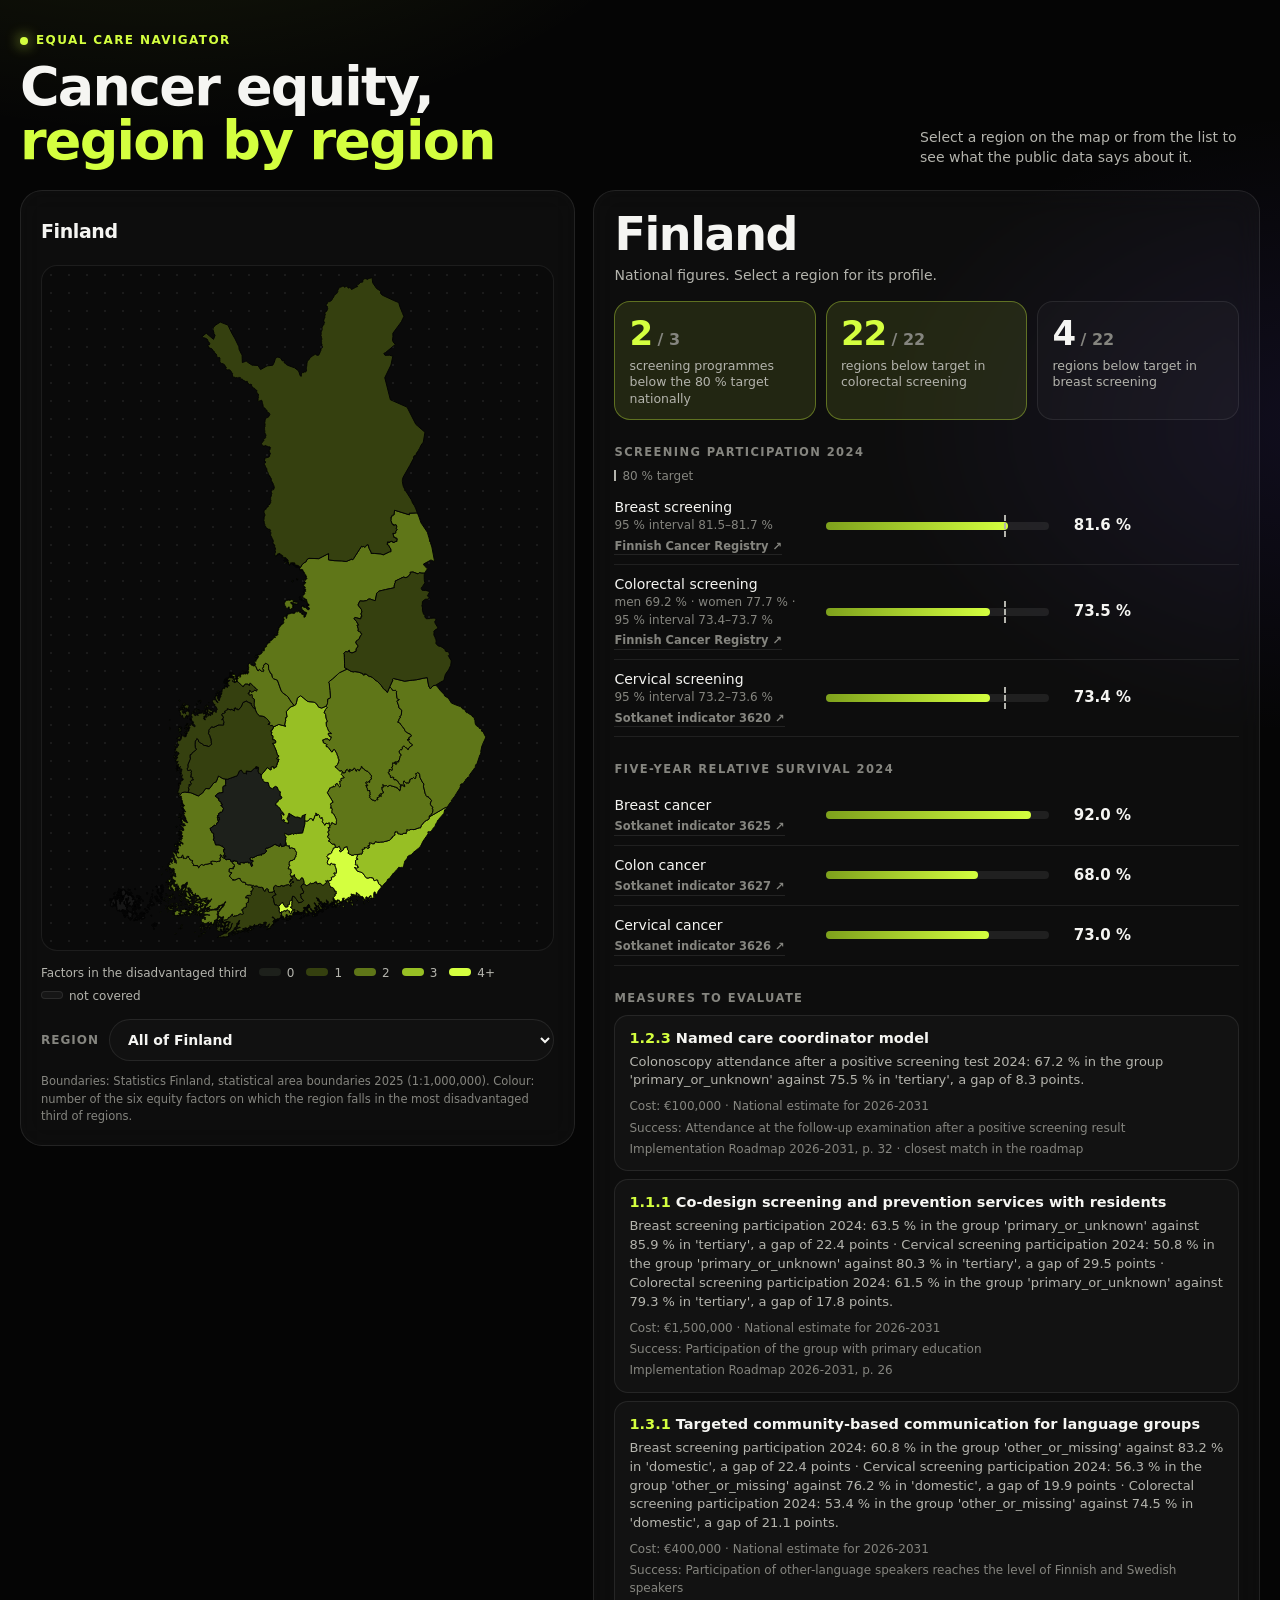
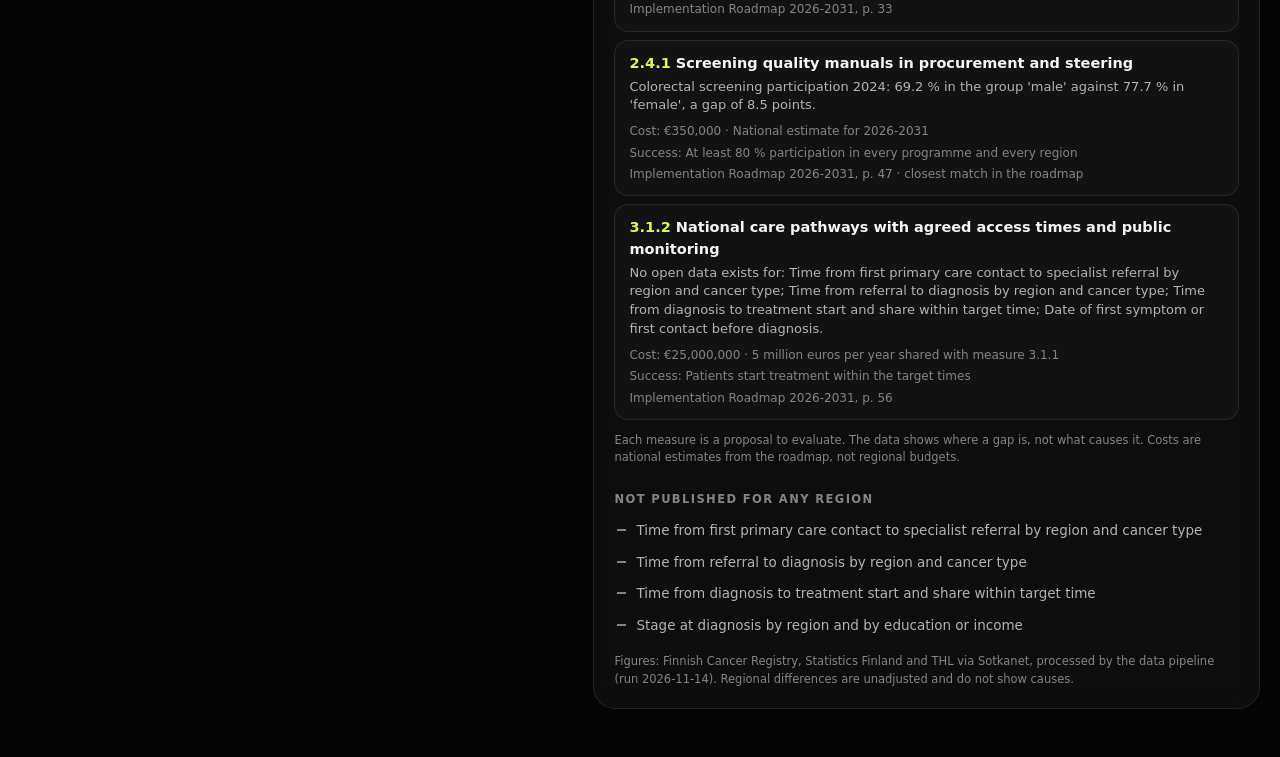
<file: pipeline/region_map.html>
<!doctype html>
<html lang="en" data-theme="dark">
<head>
<meta charset="utf-8">
<meta name="viewport" content="width=device-width,initial-scale=1">
<title>Equal Care Region Map</title>
<style>
/* Dark, high-contrast look: near-black surfaces, one vivid accent, large type.
   The page is dark in every colour scheme by design. */
:root{
  color-scheme:dark;
  --page:#050505; --card:rgba(255,255,255,.035); --card-line:rgba(255,255,255,.09); --line:rgba(255,255,255,.08);
  --text:#f5f5f2; --text-2:#b4b4ad; --text-3:#85857f;
  --accent:#d4ff3f; --accent-ink:#0a0d00; --accent-soft:rgba(212,255,63,.10); --accent-line:rgba(212,255,63,.35);
  --track:rgba(255,255,255,.08); --mark:#ffffff;
  /* map ramp: one hue, brighter = disadvantaged on more factors */
  --c0:#1d201b; --c1:#35400f; --c2:#5f7618; --c3:#97bf24; --c4:#d4ff3f; --na:#161616; --sea:#0a0a0a;
}
*{box-sizing:border-box}
html{background:var(--page)}
body{margin:0;min-height:100vh;color:var(--text);font:15px/1.45 "Inter","SF Pro Display",system-ui,-apple-system,"Segoe UI",Arial,sans-serif;
  background:
    radial-gradient(900px 520px at 12% -8%,rgba(212,255,63,.10),transparent 62%),
    radial-gradient(760px 520px at 104% 18%,rgba(120,90,255,.10),transparent 60%),
    var(--page);
  -webkit-font-smoothing:antialiased}
.wrap{max-width:1320px;margin:0 auto;padding:0 20px 48px}
header{display:flex;align-items:flex-end;justify-content:space-between;gap:16px;flex-wrap:wrap;padding:30px 0 22px}
.eyebrow{display:inline-flex;align-items:center;gap:8px;font-size:12px;font-weight:700;letter-spacing:1.4px;text-transform:uppercase;color:var(--accent);margin-bottom:10px}
.eyebrow:before{content:"";width:8px;height:8px;border-radius:50%;background:var(--accent);box-shadow:0 0 14px var(--accent)}
h1{font-size:clamp(30px,4.4vw,54px);line-height:1;margin:0;letter-spacing:-1.8px;font-weight:800}
h1 em{font-style:normal;color:var(--accent)}
header p{margin:0;color:var(--text-2);max-width:340px;font-size:14px}
.layout{display:grid;grid-template-columns:minmax(0,5fr) minmax(0,6fr);gap:18px;align-items:start}
.card{background:var(--card);border:1px solid var(--card-line);border-radius:22px;padding:20px;min-width:0;backdrop-filter:blur(14px);-webkit-backdrop-filter:blur(14px)}
.mapcard{position:sticky;top:14px}
.maphead{display:flex;align-items:center;justify-content:space-between;gap:10px;margin-bottom:12px;min-height:42px}
.maphead b{font-size:19px;letter-spacing:-.4px}
button{font:inherit;cursor:pointer}
.btn{border:0;background:var(--accent);color:var(--accent-ink);padding:9px 16px;border-radius:999px;font-weight:700;font-size:13.5px;min-height:40px;transition:transform .15s,box-shadow .15s}
.btn:hover{transform:translateY(-1px);box-shadow:0 6px 24px rgba(212,255,63,.35)}
.btn[hidden]{display:none}
button:focus-visible,select:focus-visible{outline:3px solid var(--text);outline-offset:3px}
.mapbox{position:relative;border-radius:16px;overflow:hidden;border:1px solid var(--line);
  background:radial-gradient(rgba(255,255,255,.07) 1px,transparent 1.2px) 0 0/18px 18px,var(--sea)}
svg.map{display:block;width:100%;height:auto;max-height:76vh}
.region{stroke:#050505;stroke-width:1;stroke-linejoin:round;vector-effect:non-scaling-stroke;shape-rendering:geometricPrecision;cursor:pointer;transition:opacity .3s,filter .3s}
.region.f0{fill:var(--c0)}.region.f1{fill:var(--c1)}.region.f2{fill:var(--c2)}.region.f3{fill:var(--c3)}.region.f4{fill:var(--c4)}.region.na{fill:var(--na)}
.region:hover{filter:brightness(1.35)}
.region:focus-visible{outline:none;stroke:var(--text);stroke-width:2.5}
svg.zoomed .region{opacity:.16}
svg.zoomed .region.sel{opacity:1;stroke:var(--text);stroke-width:1.25;filter:drop-shadow(0 0 10px rgba(212,255,63,.55))}
.legend{display:flex;flex-wrap:wrap;align-items:center;gap:6px 12px;font-size:12px;color:var(--text-2);margin-top:14px}
.legend i{display:inline-block;width:22px;height:8px;border-radius:999px;vertical-align:1px;margin-right:6px}
.pick{display:flex;align-items:center;gap:10px;margin-top:14px;font-size:12px;font-weight:700;letter-spacing:1px;text-transform:uppercase;color:var(--text-3)}
select{font:inherit;font-size:14px;font-weight:600;letter-spacing:0;text-transform:none;color:var(--text);background:#111;border:1px solid var(--card-line);border-radius:999px;padding:9px 14px;min-height:42px;flex:1;min-width:0}
.src{font-size:11.5px;color:var(--text-3);margin:12px 0 0;line-height:1.5}
h2{font-size:clamp(30px,3.6vw,46px);line-height:1;margin:0 0 8px;letter-spacing:-1.4px;font-weight:800}
.lead{color:var(--text-2);margin:0 0 16px;font-size:14px}
.hero{display:grid;grid-template-columns:repeat(3,minmax(0,1fr));gap:10px;margin-bottom:6px}
.stat{border:1px solid var(--line);border-radius:16px;padding:14px 14px 12px;background:rgba(255,255,255,.025)}
.stat b{display:block;font-size:34px;line-height:1;letter-spacing:-1.2px;font-weight:800;font-variant-numeric:tabular-nums}
.stat b small{font-size:16px;font-weight:700;color:var(--text-3);letter-spacing:0}
.stat.hot{border-color:var(--accent-line);background:var(--accent-soft)}
.stat.hot b{color:var(--accent)}
.stat span{display:block;font-size:12.5px;color:var(--text-2);margin-top:8px;line-height:1.3}
h3{font-size:11.5px;text-transform:uppercase;letter-spacing:1.4px;color:var(--text-3);margin:24px 0 8px;font-weight:700}
ul.notes{margin:0;padding:0;list-style:none;font-size:14px}
ul.notes li{position:relative;padding:8px 0 8px 22px;border-bottom:1px solid var(--line)}
ul.notes li:before{content:"";position:absolute;left:2px;top:15px;width:7px;height:7px;border-radius:50%;background:var(--accent)}
.fact{display:grid;grid-template-columns:minmax(120px,1.25fr) minmax(90px,1.4fr) 70px 96px;align-items:center;gap:12px;padding:9px 0;border-bottom:1px solid var(--line);font-size:14px}
.fact .name small{display:block;color:var(--text-3);font-size:12px}
a.srcl{display:inline-block;font-size:11.5px;font-weight:600;color:var(--text-3);text-decoration:none;border-bottom:1px solid var(--card-line);margin-top:2px}
a.srcl:hover,a.srcl:focus-visible{color:var(--accent);border-color:var(--accent)}
a.srcl:focus-visible{outline:2px solid var(--text);outline-offset:2px}
.fact .num{text-align:right;font-variant-numeric:tabular-nums;font-weight:700;font-size:15px}
.fact .rank{text-align:right;color:var(--text-3);font-size:12.5px;font-variant-numeric:tabular-nums;white-space:nowrap}
.fact .rank.low{color:var(--accent);font-weight:700}
.track{position:relative;height:22px}
.bartrack{position:absolute;left:0;right:0;top:7px;height:8px;border-radius:999px;background:var(--track)}
.bar{position:absolute;left:0;top:7px;height:8px;border-radius:999px;background:linear-gradient(90deg,#7ea11c,var(--accent))}
.mark{position:absolute;top:2px;bottom:2px;width:0;border-left:2px solid var(--mark)}
.target{position:absolute;top:0;bottom:0;width:0;border-left:2px dashed var(--text-2)}
.key{display:flex;flex-wrap:wrap;gap:4px 16px;font-size:12px;color:var(--text-3);margin:0 0 2px}
.key i{display:inline-block;height:11px;vertical-align:-1px;margin-right:6px}
.chip{display:inline-block;font-size:11.5px;font-weight:700;padding:3px 10px;border-radius:999px;white-space:nowrap;border:1px solid var(--card-line);color:var(--text-3)}
.chip.disadvantaged{background:var(--accent);border-color:var(--accent);color:var(--accent-ink)}
.chip.middle{border-color:var(--accent-line);color:var(--accent)}
.factor{display:grid;grid-template-columns:minmax(120px,1.3fr) 108px minmax(90px,1fr) 112px;align-items:center;gap:12px;padding:9px 0;border-bottom:1px solid var(--line);font-size:14px}
.factor small{color:var(--text-3);font-size:12px}
.factor .num{text-align:right;font-variant-numeric:tabular-nums;font-weight:700;white-space:nowrap;font-size:15px}
.factor .med{color:var(--text-3);font-size:12.5px}
.factor .c{text-align:right}
.rec{border:1px solid var(--line);border-radius:14px;padding:12px 14px;margin-top:8px;background:rgba(255,255,255,.025)}
.rec b{display:block;font-size:14.5px;margin-bottom:4px}
.rec b span{color:var(--accent)}
.rec p{margin:0;font-size:13px;color:var(--text-2);line-height:1.45}
.rec .meta{display:flex;flex-wrap:wrap;gap:4px 16px;margin-top:8px;font-size:12px;color:var(--text-3)}
ul.gaps{margin:0;padding:0;list-style:none;font-size:13.5px;color:var(--text-2)}
ul.gaps li{padding:6px 0 6px 22px;position:relative}
ul.gaps li:before{content:"";position:absolute;left:3px;top:14px;width:9px;height:2px;background:var(--text-3)}
.tip{position:fixed;z-index:10;pointer-events:none;background:#fff;color:#0a0a0a;padding:7px 11px;border-radius:10px;font-size:12.5px;font-weight:600;line-height:1.4;display:none;white-space:pre-line;max-width:260px}
@media (max-width:960px){.layout{grid-template-columns:minmax(0,1fr)}.mapcard{position:static}svg.map{max-height:62vh}}
@media (max-width:560px){.wrap{padding:0 16px 40px}.hero{grid-template-columns:minmax(0,1fr)}.fact{grid-template-columns:minmax(0,1fr) 66px 92px}.fact .track{display:none}
  .factor{grid-template-columns:minmax(0,1fr) 96px 108px}.factor .med{display:none}.card{padding:16px;border-radius:18px}}
@media (prefers-reduced-motion:reduce){.region,.btn{transition:none}}
</style>
</head>
<body>
<div class="wrap">
  <header>
    <div>
      <div class="eyebrow">Equal Care Navigator</div>
      <h1>Cancer equity,<br><em>region by region</em></h1>
    </div>
    <p>Select a region on the map or from the list to see what the public data says about it.</p>
  </header>
  <div class="layout">
    <div class="card mapcard">
      <div class="maphead"><b id="maptitle">Finland</b><button class="btn" id="back" hidden>Show all of Finland</button></div>
      <div class="mapbox"><svg class="map" id="map" role="group" aria-label="Map of Finland by wellbeing services county"></svg></div>
      <div class="legend" id="legend"></div>
      <label class="pick">Region <select id="select" aria-label="Select a region"></select></label>
      <p class="src" id="mapsrc"></p>
    </div>
    <div class="card" id="panel"></div>
  </div>
</div>
<div class="tip" id="tip"></div>

<script src="reference/region_shapes.js"></script>
<script src="output/pipeline-data.js"></script>
<script>
(function(){
const P=window.PIPELINE,G=window.REGION_SHAPES;
if(!P||!G){document.querySelector('.layout').innerHTML='<p>Data not found. Run <code>python3 pipeline/fetch_region_shapes.py</code> and <code>python3 pipeline/run_pipeline.py</code> first.</p>';return;}
const NS='http://www.w3.org/2000/svg',TARGET=80,PAD=40;
const el=(tag,attrs,...kids)=>{const e=document.createElement(tag);
  for(const k in attrs||{}){if(k==='class')e.className=attrs[k];else if(k==='style')e.style.cssText=attrs[k];else e.setAttribute(k,attrs[k]);}
  kids.flat().forEach(c=>{if(c!=null)e.append(c);});return e;};
const tip=document.getElementById('tip');
const FACTOR={income:'Lower income',employment:'Unemployment',education:'Lower education',language:'Language barrier',smoking:'Smoking',primary_care_access:'Slow primary care access'};
const MEASURE={low_income_rate:'low-income rate',unemployment_rate:'unemployed',education_level_index:'education index',other_language_per_1000:'other native language',daily_smokers:'daily smokers',primary_care_wait_over_7_days:'doctor wait over 7 days'};
const SHORT={screening_participation_breast:'Breast screening',screening_participation_cervical:'Cervical screening',screening_participation_colorectal:'Colorectal screening',
  survival_5y_breast:'Breast cancer',survival_5y_cervical:'Cervical cancer',survival_5y_colon:'Colon cancer',cancer_index_age_standardised:'Cancer index, age-standardised'};
const SCREENING=['screening_participation_breast','screening_participation_colorectal','screening_participation_cervical'];
const fmt=(v,unit)=>unit==='percent'?Number(v).toFixed(1)+' %':unit==='per_1000'?Number(v).toFixed(0)+' per 1,000':Number(v).toFixed(1);
const ordinal=n=>n===2?'Second-':n===3?'Third-':'';
// Small link to the page a figure comes from, named after the publisher.
function sourceLink(url){
  if(!url)return null;
  const id=(url.match(/indicators\/(\d+)/)||[])[1];
  const name=id?'Sotkanet indicator '+id:url.includes('cancerregistry')?'Finnish Cancer Registry':'Source';
  return el('a',{class:'srcl',href:url,target:'_blank',rel:'noopener','aria-label':'Source: '+name+' (opens in a new tab)'},name+' ↗');}
const label=k=>(SHORT[k]+(k.startsWith('survival')?' five-year survival':k.startsWith('screening')?' participation':'')).toLowerCase();

/* ---------- data lookups ---------- */
const facts={};                       // region code -> indicator key -> sex -> fact
P.region_facts.forEach(f=>{((facts[f.region_code]=facts[f.region_code]||{})[f.indicator_key]=facts[f.region_code][f.indicator_key]||{})[f.sex]=f;});
const levels={};                      // region code -> factor -> level row
P.region_factor_levels.forEach(r=>{(levels[r.region_code]=levels[r.region_code]||{})[r.factor]=r;});
const counties=Object.keys(levels);
const disCount=code=>Object.values(levels[code]||{}).filter(r=>r.factor_level==='disadvantaged').length;
const val=(code,key,sex)=>{const f=facts[code]&&facts[code][key]&&facts[code][key][sex||'total'];return f?f.value:null;};
// Rank among the 22 regions, 1 = best. "Best" depends on whether higher is better for the indicator.
function rank(code,key){const f=facts[code][key].total,all=counties.map(c=>val(c,key)).filter(v=>v!=null);
  const better=f.higher_is==='better'?all.filter(v=>v>f.value).length:all.filter(v=>v<f.value).length;return {pos:better+1,of:all.length};}
const median=a=>{a=a.slice().sort((x,y)=>x-y);const m=a.length>>1;return a.length%2?a[m]:(a[m-1]+a[m])/2;};

/* ---------- map ---------- */
const svg=document.getElementById('map'),full=[-PAD/2,-PAD/2,G.width+PAD,G.height+PAD];
let view=full.slice(),anim=0;
svg.setAttribute('viewBox',full.join(' '));
G.regions.forEach(r=>{
  const p=document.createElementNS(NS,'path'),inData=!!levels[r.code];
  p.setAttribute('d',r.d);p.setAttribute('class','region '+(inData?'f'+Math.min(disCount(r.code),4):'na'));
  p.setAttribute('tabindex','0');p.setAttribute('role','button');p.dataset.code=r.code;
  p.setAttribute('aria-label',r.name+(inData?', disadvantaged third on '+disCount(r.code)+' of 6 factors':', not part of the 22 regions'));
  p.addEventListener('click',()=>select(r.code));
  p.addEventListener('keydown',e=>{if(e.key==='Enter'||e.key===' '){e.preventDefault();select(r.code);}});
  p.addEventListener('mousemove',e=>{tip.textContent=r.name+(inData?'\nDisadvantaged third on '+disCount(r.code)+' of 6 factors':'');tip.style.display='block';
    tip.style.left=Math.min(e.clientX+14,window.innerWidth-270)+'px';tip.style.top=(e.clientY+16)+'px';});
  p.addEventListener('mouseleave',()=>tip.style.display='none');
  svg.append(p);});
document.getElementById('legend').replaceChildren(el('span',{},'Factors in the disadvantaged third'),
  ...[['c0','0'],['c1','1'],['c2','2'],['c3','3'],['c4','4+'],['na','not covered']].map(([c,l])=>el('span',{},el('i',{style:'background:var(--'+c+');'+(c==='na'?'border:1px solid var(--card-line)':'')}),l)));
document.getElementById('mapsrc').textContent='Boundaries: '+G.source+'. Colour: number of the six equity factors on which the region falls in the most disadvantaged third of regions.';

// Animate the viewBox from the current view to the target view.
function zoomTo(target){
  cancelAnimationFrame(anim);
  if(window.matchMedia('(prefers-reduced-motion: reduce)').matches){view=target.slice();svg.setAttribute('viewBox',view.join(' '));return;}
  const from=view.slice(),start=performance.now(),dur=650;
  const tick=now=>{const t=Math.min((now-start)/dur,1),e=1-Math.pow(1-t,4);
    view=from.map((v,i)=>v+(target[i]-v)*e);svg.setAttribute('viewBox',view.map(v=>v.toFixed(2)).join(' '));
    if(t<1)anim=requestAnimationFrame(tick);};
  anim=requestAnimationFrame(tick);}
// View that shows one region large, keeping the map's aspect ratio so nothing is cropped.
function regionView(r){
  const [x,y,w,h]=r.bbox,ratio=full[2]/full[3],m=Math.max(w,h)*0.14+4;
  let vw=w+2*m,vh=h+2*m;if(vw/vh<ratio)vw=vh*ratio;else vh=vw/ratio;
  return [x+w/2-vw/2,y+h/2-vh/2,vw,vh];}

/* ---------- selection ---------- */
const sel=document.getElementById('select'),back=document.getElementById('back');
sel.append(el('option',{value:''},'All of Finland'),...G.regions.slice().sort((a,b)=>a.name.localeCompare(b.name)).map(r=>el('option',{value:r.code},r.name)));
sel.addEventListener('change',()=>select(sel.value||null));
back.addEventListener('click',()=>select(null));
function select(code){
  sel.value=code||'';back.hidden=!code;
  svg.classList.toggle('zoomed',!!code);
  svg.querySelectorAll('.region').forEach(p=>p.classList.toggle('sel',p.dataset.code===code));
  const r=code&&G.regions.find(x=>x.code===code);
  document.getElementById('maptitle').textContent=r?r.name:'Finland';
  zoomTo(r?regionView(r):full);
  renderPanel(code);
  if(code&&window.innerWidth<=960)document.getElementById('panel').scrollIntoView({behavior:'smooth',block:'start'});}

/* ---------- facts panel ---------- */
function factRow(code,key,opts){
  const f=facts[code][key].total,nat=val('FI',key),isRegion=code!=='FI';
  const track=el('div',{class:'track'});
  if(f.unit==='percent'){track.append(el('div',{class:'bartrack'}),el('div',{class:'bar',style:'width:'+Math.min(f.value,100)+'%'}));
    if(isRegion&&nat!=null)track.append(el('div',{class:'mark',style:'left:'+nat+'%'}));
    if(opts&&opts.target)track.append(el('div',{class:'target',style:'left:'+TARGET+'%'}));}
  const name=el('div',{class:'name'},SHORT[key]||f.indicator_name);
  // The interval shows how certain the percentage is; it is wide for small regions.
  const ci=f.ci_low!==''&&f.ci_low!=null?'95 % interval '+Number(f.ci_low).toFixed(1)+'–'+Number(f.ci_high).toFixed(1)+' %':'';
  const sub=[opts&&opts.sub,ci].filter(Boolean).join(' · ');
  opts=Object.assign({},opts,{sub:sub});
  if(opts.sub)name.append(el('small',{},opts.sub));
  if(!(opts&&opts.sub))name.append(el('br'));   // a sub-line is a block and already ends the line
  const link=sourceLink(f.source_url);if(link)name.append(link);
  const rk=isRegion?rank(code,key):null;
  return el('div',{class:'fact'},name,track,el('div',{class:'num'},fmt(f.value,f.unit)),
    el('div',{class:'rank'+(rk&&rk.pos>rk.of-3?' low':'')},isRegion?'rank '+rk.pos+' of '+rk.of:''));}

function notes(code){
  const out=[],n=disCount(code),dis=Object.values(levels[code]).filter(r=>r.factor_level==='disadvantaged').map(r=>FACTOR[r.factor].toLowerCase());
  out.push(n?'In the most disadvantaged third of regions on '+dis.join(', ')+'.':'Not in the most disadvantaged third on any of the six factors.');
  Object.keys(SHORT).forEach(k=>{if(!facts[code][k])return;const r=rank(code,k),f=facts[code][k].total,fromEnd=r.of-r.pos+1;
    const worst=f.higher_is==='better'?'lowest':'highest',best=f.higher_is==='better'?'highest':'lowest';
    if(fromEnd<=3){const w=ordinal(fromEnd)+worst;out.push(w[0].toUpperCase()+w.slice(1)+' '+label(k)+' of the '+r.of+' regions ('+fmt(f.value,f.unit)+').');}
    else if(r.pos===1)out.push(best[0].toUpperCase()+best.slice(1)+' '+label(k)+' of the '+r.of+' regions ('+fmt(f.value,f.unit)+').');});
  return out.slice(0,5);}

// The indicator on which the region ranks worst, for the headline tile.
function worstRank(code){
  return Object.keys(SHORT).filter(k=>facts[code][k]).map(k=>({k,r:rank(code,k)})).sort((a,b)=>b.r.pos-a.r.pos)[0];}

function renderPanel(code){
  const panel=document.getElementById('panel'),kids=[];
  const gaps=P.data_gaps.filter(g=>g.gap_type==='no_open_data').map(g=>g.description.split('. ')[0]);
  if(code&&!levels[code]){
    const r=G.regions.find(x=>x.code===code);
    panel.replaceChildren(el('h2',{},r.name),el('p',{class:'lead'},'This region is not one of the 22 regions covered by the equity analysis, so no categories or rankings are shown.'));return;}
  const c=code||'FI',name=code?G.regions.find(x=>x.code===code).name:'Finland';
  const below=SCREENING.filter(k=>val(c,k)<TARGET).length;
  kids.push(el('h2',{},name),el('p',{class:'lead'},code?'Latest published figures, compared with Finland and the other 21 regions.':'National figures. Select a region for its profile.'));

  const stat=(big,small,text,hot)=>el('div',{class:'stat'+(hot?' hot':'')},el('b',{},big,el('small',{},small)),el('span',{},text));
  if(code){const n=disCount(code),w=worstRank(code);
    kids.push(el('div',{class:'hero'},
      stat(String(n),' / 6','equity factors in the most disadvantaged third',n>=3),
      stat(String(below),' / 3','screening programmes below the 80 % target',below===3),
      stat(String(w.r.pos),' / '+w.r.of,'weakest rank: '+label(w.k),w.r.pos>w.r.of-3)));
    kids.push(el('h3',{},'At a glance'),el('ul',{class:'notes'},notes(code).map(t=>el('li',{},t))));}
  else{
    const regionsBelow=k=>counties.filter(x=>val(x,k)<TARGET).length;
    kids.push(el('div',{class:'hero'},
      stat(String(below),' / 3','screening programmes below the 80 % target nationally',below>=2),
      stat(String(regionsBelow('screening_participation_colorectal')),' / '+counties.length,'regions below target in colorectal screening',true),
      stat(String(regionsBelow('screening_participation_breast')),' / '+counties.length,'regions below target in breast screening',false)));}

  const year=k=>facts[c][k].total.year;
  kids.push(el('h3',{},'Screening participation '+year('screening_participation_breast')),
    el('div',{class:'key'},el('span',{},el('i',{style:'border-left:2px dashed var(--text-2)'}),'80 % target'),code?el('span',{},el('i',{style:'border-left:2px solid var(--mark)'}),'Finland'):null),
    factRow(c,'screening_participation_breast',{target:1}),
    factRow(c,'screening_participation_colorectal',{target:1,sub:'men '+fmt(val(c,'screening_participation_colorectal','male'),'percent')+' · women '+fmt(val(c,'screening_participation_colorectal','female'),'percent')}),
    factRow(c,'screening_participation_cervical',{target:1}));
  kids.push(el('h3',{},'Five-year relative survival '+year('survival_5y_breast')),
    factRow(c,'survival_5y_breast'),factRow(c,'survival_5y_colon'),factRow(c,'survival_5y_cervical'));
  if(code)kids.push(el('h3',{},'Disease burden '+year('cancer_index_age_standardised')),
    factRow(c,'cancer_index_age_standardised',{sub:'Finland = 100, lower is better'}));

  if(code){
    kids.push(el('h3',{},'Equity factors'));
    Object.keys(FACTOR).forEach(f=>{const r=levels[code][f];if(!r)return;
      const all=counties.map(x=>Number(levels[x][f].context_value));
      const unit=r.context_indicator==='other_language_per_1000'?'per_1000':r.context_indicator==='education_level_index'?'index':'percent';
      kids.push(el('div',{class:'factor'},el('div',{},FACTOR[f],el('br'),el('small',{},MEASURE[r.context_indicator]+' '+r.context_year),el('br'),sourceLink(P.indicator_sources[r.context_indicator])),
        el('div',{class:'num'},fmt(r.context_value,unit)),el('div',{class:'med'},'median of regions '+fmt(median(all),unit)),
        el('div',{class:'c'},el('span',{class:'chip '+r.factor_level},r.factor_level))));});
  }
  // Measures the pipeline links to this region's gaps (or to the national gaps).
  const recs=P.recommendations.filter(r=>r.region_code===c);
  if(recs.length){
    kids.push(el('h3',{},'Measures to evaluate'));
    const seen=new Set();
    recs.forEach(r=>{
      // Nationally the same measure is triggered by several programmes; show it once.
      if(seen.has(r.measure_id))return;seen.add(r.measure_id);
      const all=recs.filter(x=>x.measure_id===r.measure_id);
      const cost=r.cost_eur?'€'+Number(r.cost_eur).toLocaleString('en-GB')+' · '+r.cost_note:r.cost_note;
      kids.push(el('div',{class:'rec'},el('b',{},el('span',{},r.measure_id+' '),r.measure),
        el('p',{},all.map(x=>x.trigger).join(' · ')+'.'),
        el('div',{class:'meta'},el('span',{},'Cost: '+cost),el('span',{},'Success: '+r.success_kpi),
          el('span',{},r.source+(r.fit==='direct'?'':' · closest match in the roadmap')))));});
    kids.push(el('p',{class:'src'},'Each measure is a proposal to evaluate. The data shows where a gap is, not what causes it. Costs are national estimates from the roadmap, not regional budgets.'));}
  kids.push(el('h3',{},code?'Not published for this or any region':'Not published for any region'),el('ul',{class:'gaps'},gaps.slice(0,4).map(g=>el('li',{},g))));
  kids.push(el('p',{class:'src'},'Figures: Finnish Cancer Registry, Statistics Finland and THL via Sotkanet, processed by the data pipeline (run '+P.lineage.run_finished_utc.slice(0,10)+'). Regional differences are unadjusted and do not show causes.'));
  panel.replaceChildren(...kids);}

select(null);
})();
</script>
</body>
</html>
</file>
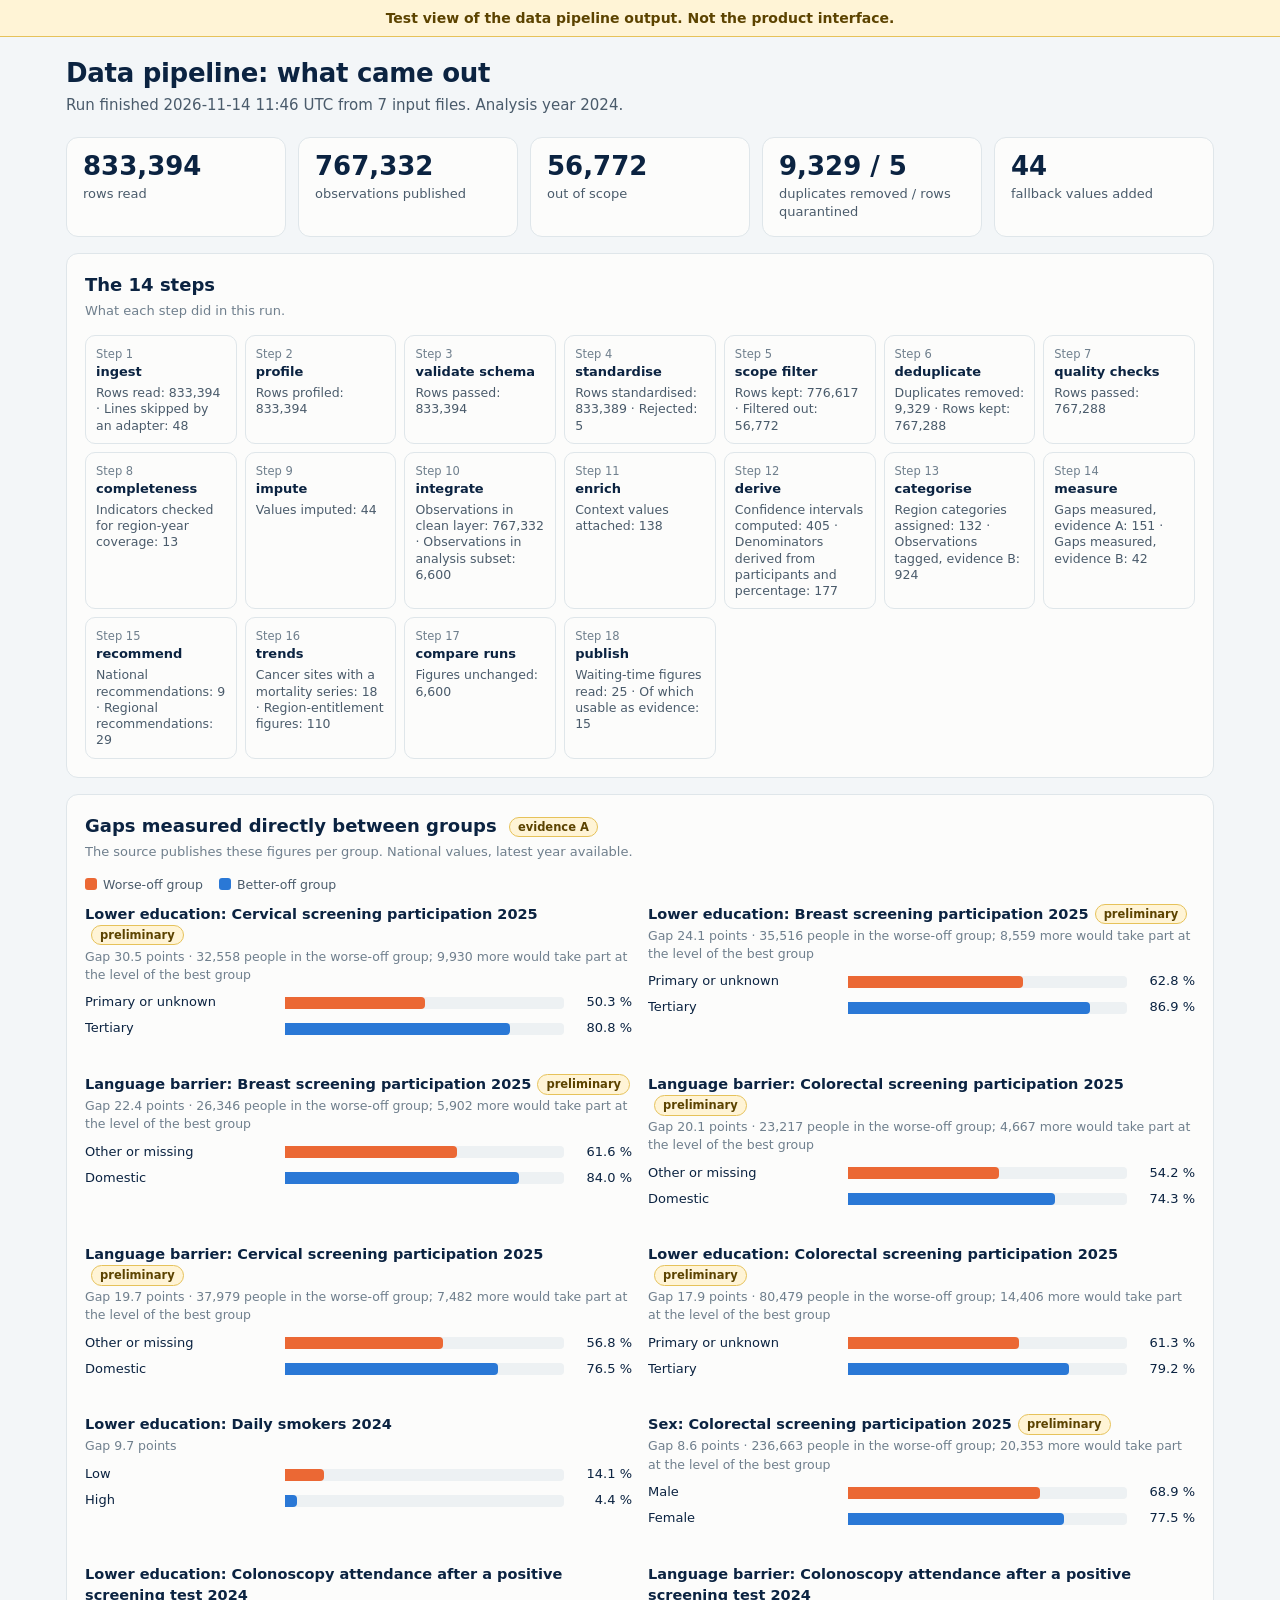
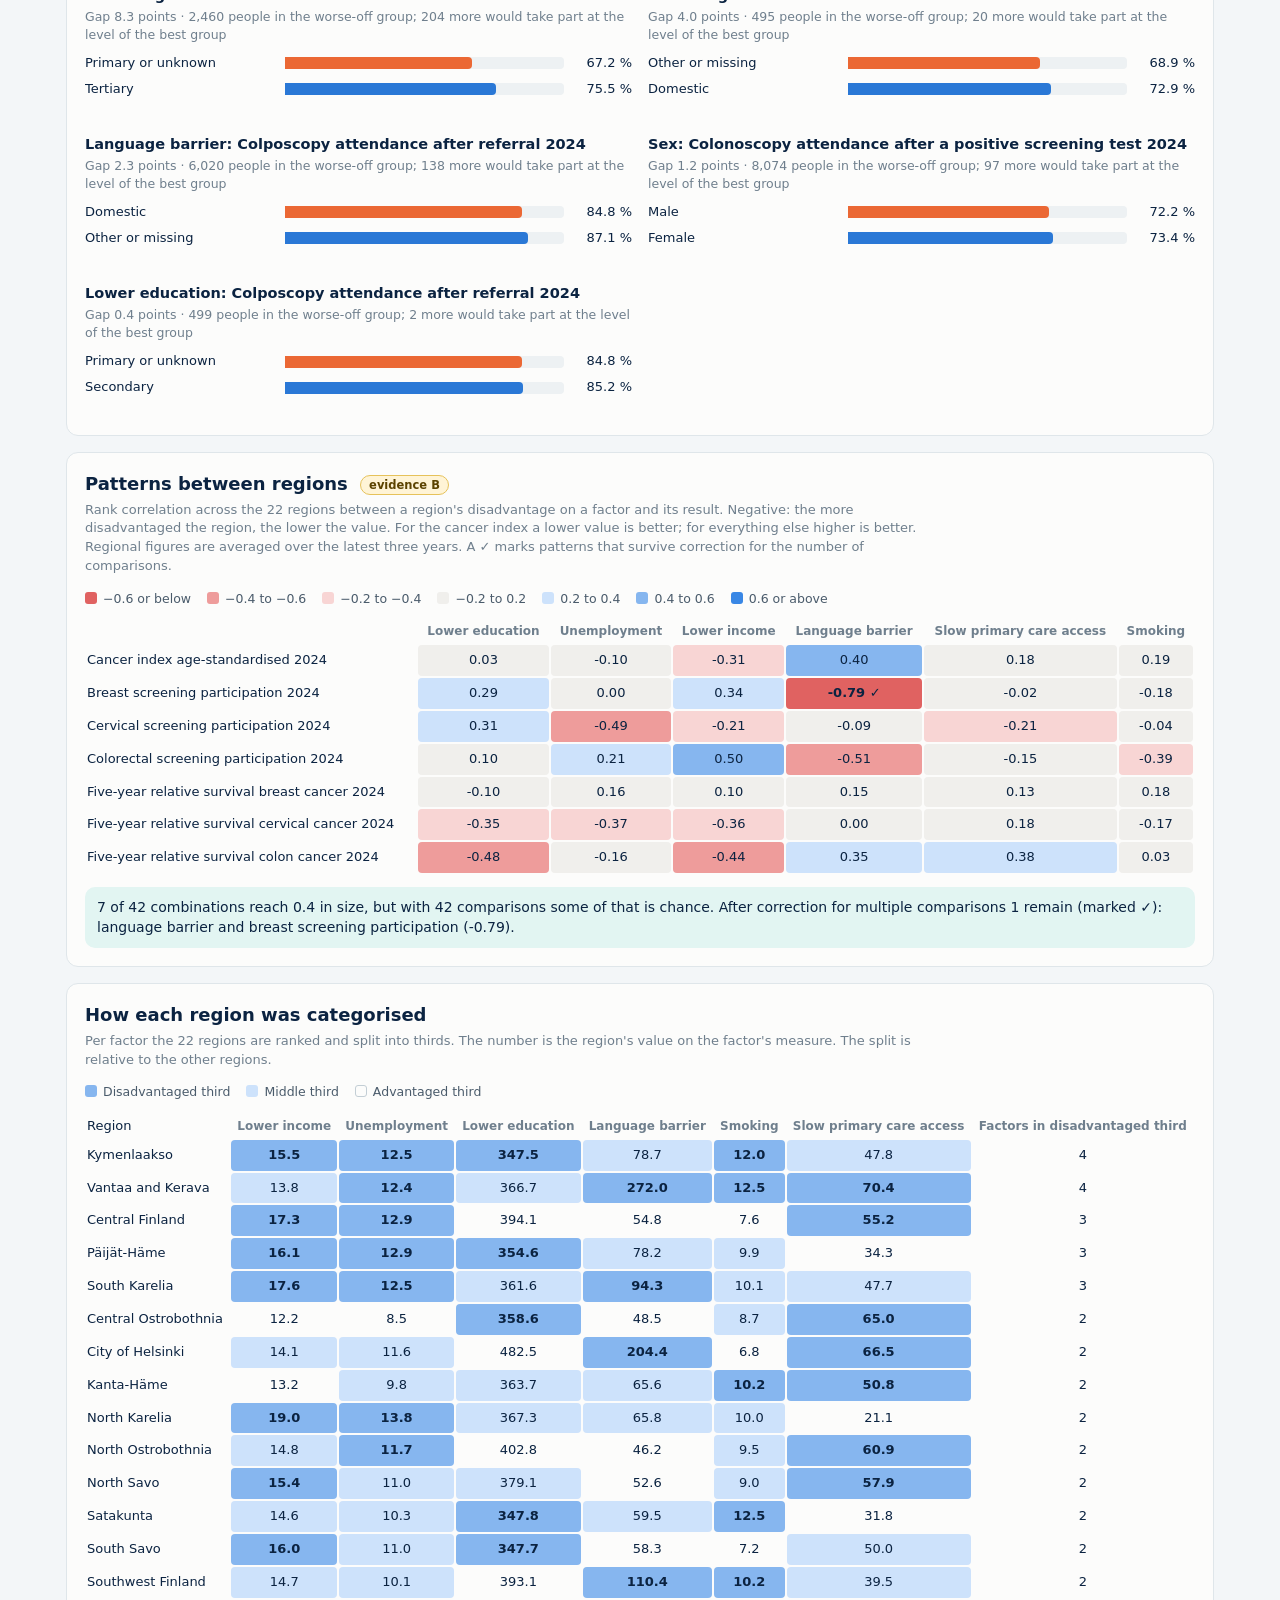
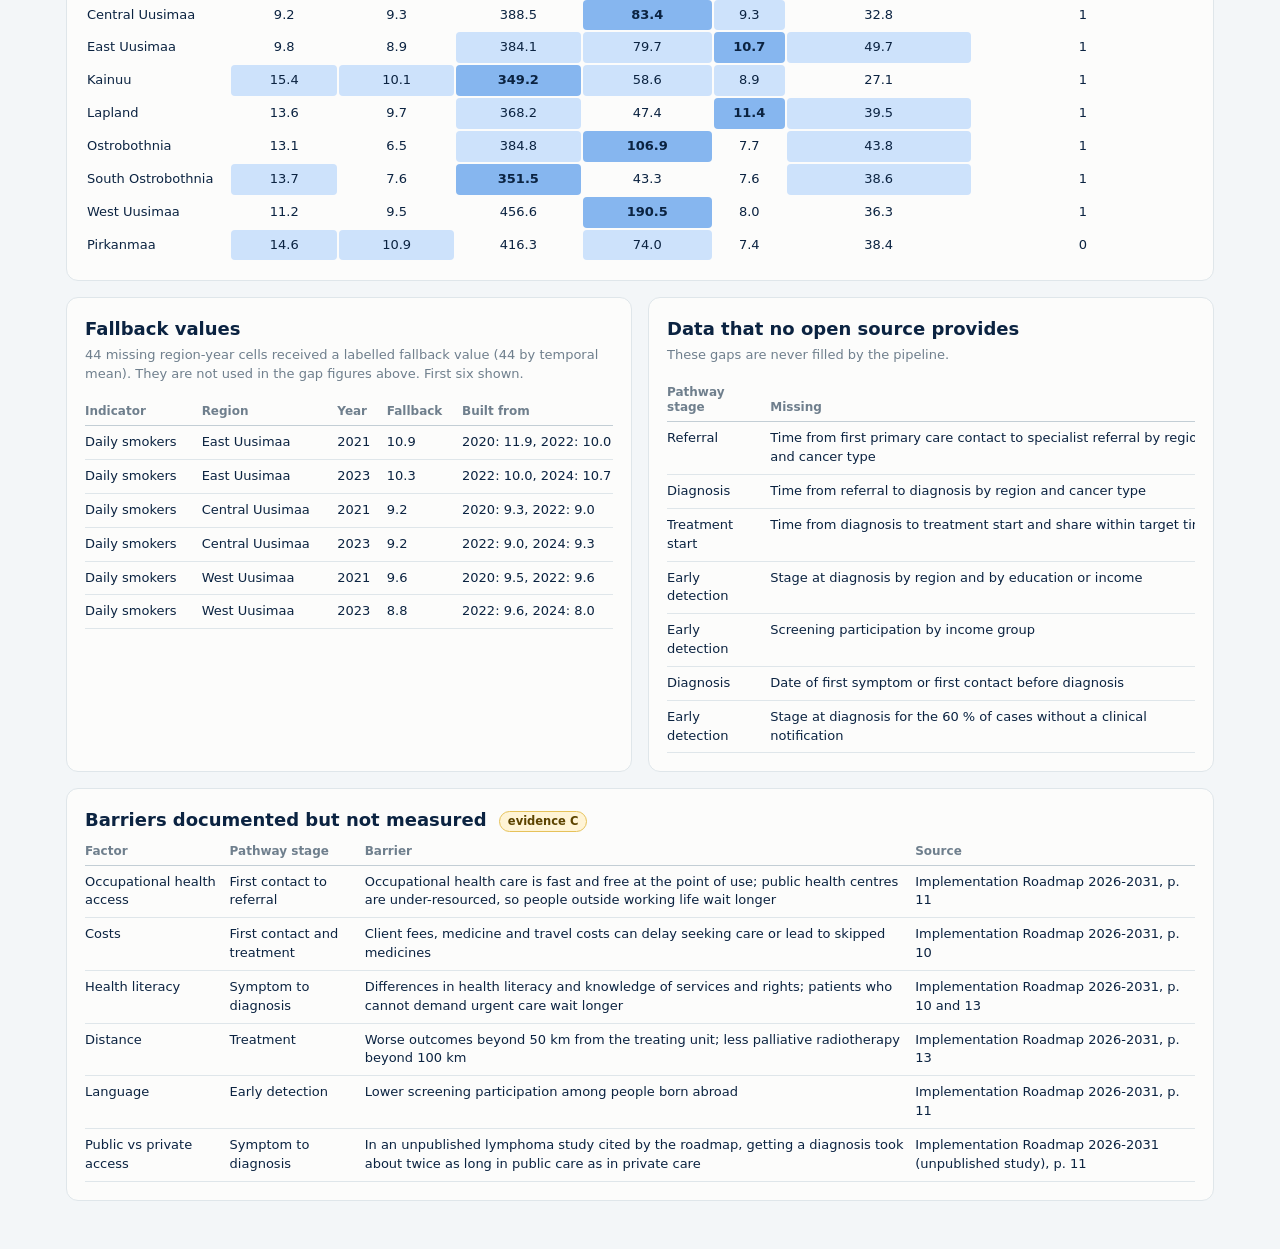
<file: pipeline/test_visualisation.html>
<!doctype html>
<html lang="en">
<head>
<meta charset="utf-8">
<meta name="viewport" content="width=device-width,initial-scale=1">
<title>Pipeline Test View</title>
<style>
:root{
  color-scheme:light;
  --page:#f3f6f8; --surface:#fcfcfb; --line:#dfe6ea; --line-strong:#c3ced5; --track:#edf1f3;
  --text:#0b2341; --text-2:#4a5b6b; --text-3:#6f7f8d;
  --accent:#047080; --accent-soft:#e2f5f2;
  --s1:#2a78d6; --s2:#eb6834;
  --lvl-mid:#cde2fb; --lvl-low:#86b6ef;
  --neg-1:#f8d5d4; --neg-2:#ee9c9b; --neg-3:#e06261; --pos-1:#cde2fb; --pos-2:#86b6ef; --pos-3:#3987e5; --zero:#f0efec;
  --note-bg:#fff4d6; --note-line:#e6c25a; --note-text:#5c4300;
}
@media (prefers-color-scheme:dark){
  :root:not([data-theme="light"]){
    color-scheme:dark;
    --page:#111312; --surface:#1a1a19; --line:#2e3231; --line-strong:#454a49; --track:#262827;
    --text:#f0efec; --text-2:#c3c2b7; --text-3:#9a9990;
    --accent:#4fc3c9; --accent-soft:#17302f;
    --s1:#3987e5; --s2:#d95926;
    --lvl-mid:#104281; --lvl-low:#1c5cab;
    --neg-1:#4a2322; --neg-2:#7d302f; --neg-3:#b84140; --pos-1:#0d366b; --pos-2:#184f95; --pos-3:#2a78d6; --zero:#383835;
    --note-bg:#3a2f0c; --note-line:#7a6420; --note-text:#f6e3a4;
  }
}
:root[data-theme="dark"]{
  color-scheme:dark;
  --page:#111312; --surface:#1a1a19; --line:#2e3231; --line-strong:#454a49; --track:#262827;
  --text:#f0efec; --text-2:#c3c2b7; --text-3:#9a9990;
  --accent:#4fc3c9; --accent-soft:#17302f;
  --s1:#3987e5; --s2:#d95926;
  --lvl-mid:#104281; --lvl-low:#1c5cab;
  --neg-1:#4a2322; --neg-2:#7d302f; --neg-3:#b84140; --pos-1:#0d366b; --pos-2:#184f95; --pos-3:#2a78d6; --zero:#383835;
  --note-bg:#3a2f0c; --note-line:#7a6420; --note-text:#f6e3a4;
}
*{box-sizing:border-box}
body{margin:0;background:var(--page);color:var(--text);font:15px/1.45 system-ui,-apple-system,"Segoe UI",Arial,sans-serif}
.wrap{max-width:1180px;margin:0 auto;padding:0 16px 48px}
.banner{background:var(--note-bg);border-bottom:1px solid var(--note-line);color:var(--note-text);padding:8px 16px;text-align:center;font-size:14px;font-weight:600}
header{padding:22px 0 4px}
h1{font-size:26px;line-height:1.15;margin:0 0 6px;letter-spacing:-.3px}
header p{margin:0;color:var(--text-2);max-width:780px}
h2{font-size:18px;margin:0 0 4px}
.sub{color:var(--text-3);font-size:13px;margin:0 0 14px;max-width:860px}
section{margin-top:16px}
.card,.tile{background:var(--surface);border:1px solid var(--line);border-radius:12px}
.card{padding:18px}
.tiles{display:grid;grid-template-columns:repeat(5,1fr);gap:12px;margin-top:16px}
.tile{padding:14px 16px}
.tile b{display:block;font-size:26px;line-height:1.1;font-variant-numeric:tabular-nums}
.tile span{display:block;font-size:13px;color:var(--text-2);margin-top:4px}
.two{display:grid;grid-template-columns:minmax(0,1fr) minmax(0,1fr);gap:16px}
.two>*{min-width:0}
.steps{display:grid;grid-template-columns:repeat(7,1fr);gap:8px}
.step{border:1px solid var(--line);border-radius:10px;padding:9px 10px;font-size:12.5px;min-width:0}
.step b{display:block;font-size:13px;overflow-wrap:anywhere}
.step i{font-style:normal;color:var(--text-3);font-size:11.5px}
.step span{display:block;color:var(--text-2);margin-top:3px;line-height:1.3}
.pair{margin:0 0 16px}
.pair h3{font-size:14.5px;margin:0 0 2px}
.pair p{font-size:12.5px;color:var(--text-3);margin:0 0 6px}
.row{display:grid;grid-template-columns:minmax(110px,190px) 1fr 58px;align-items:center;gap:10px;min-height:26px}
.row .lab{font-size:13px;white-space:nowrap;overflow:hidden;text-overflow:ellipsis}
.row .val{font-size:13px;font-variant-numeric:tabular-nums;text-align:right}
.track{position:relative;height:26px}
.bartrack{position:absolute;left:0;right:0;top:7px;height:12px;border-radius:4px;background:var(--track)}
.bar{position:absolute;left:0;top:7px;height:12px;border-radius:0 4px 4px 0;background:var(--s1)}
.bar.worse{background:var(--s2)}
.legend{display:flex;flex-wrap:wrap;gap:6px 16px;font-size:12.5px;color:var(--text-2);margin:0 0 10px}
.legend i{display:inline-block;width:12px;height:12px;border-radius:3px;vertical-align:-1px;margin-right:6px}
.tag{display:inline-block;font-size:11.5px;font-weight:600;padding:1px 8px;border-radius:999px;background:var(--note-bg);color:var(--note-text);border:1px solid var(--note-line);margin-left:6px;vertical-align:1px}
.scroll{overflow-x:auto}
table{width:100%;border-collapse:separate;border-spacing:2px;font-size:13px}
th{font-size:12px;color:var(--text-3);font-weight:600;padding:4px 6px;text-align:center;vertical-align:bottom;line-height:1.25}
th.l,td.l{text-align:left;white-space:nowrap;padding-left:0;color:var(--text);font-weight:500;font-size:13px}
td{padding:6px;text-align:center;border-radius:4px;font-variant-numeric:tabular-nums}
td.m{background:var(--zero)} td.n1{background:var(--neg-1)} td.n2{background:var(--neg-2)} td.n3{background:var(--neg-3)}
td.p1{background:var(--pos-1)} td.p2{background:var(--pos-2)} td.p3{background:var(--pos-3)}
td.mid{background:var(--lvl-mid)} td.dis{background:var(--lvl-low);font-weight:700}
table.plain{border-spacing:0;min-width:560px}
table.plain th{text-align:left;border-bottom:1px solid var(--line-strong);padding:6px 10px 6px 0}
table.plain td{text-align:left;border-bottom:1px solid var(--line);border-radius:0;padding:7px 10px 7px 0;vertical-align:top}
.finding{font-size:14px;margin:12px 0 0;padding:10px 12px;border-radius:10px;background:var(--accent-soft)}
.tip{position:fixed;z-index:10;pointer-events:none;background:var(--text);color:var(--surface);padding:7px 10px;border-radius:8px;font-size:12.5px;line-height:1.4;max-width:300px;display:none;white-space:pre-line}
@media (max-width:900px){.tiles{grid-template-columns:repeat(2,1fr)}.two{grid-template-columns:minmax(0,1fr)}.steps{grid-template-columns:repeat(2,1fr)}}
</style>
</head>
<body>
<div class="banner">Test view of the data pipeline output. Not the product interface.</div>
<div class="wrap">
  <header>
    <h1>Data pipeline: what came out</h1>
    <p id="runinfo"></p>
  </header>

  <div class="tiles" id="tiles"></div>

  <section class="card">
    <h2>The 14 steps</h2>
    <p class="sub">What each step did in this run.</p>
    <div class="steps" id="steps"></div>
  </section>

  <section class="card">
    <h2>Gaps measured directly between groups <span class="tag">evidence A</span></h2>
    <p class="sub">The source publishes these figures per group. National values, latest year available.</p>
    <div class="legend"><span><i style="background:var(--s2)"></i>Worse-off group</span><span><i style="background:var(--s1)"></i>Better-off group</span></div>
    <div class="two" id="pairs"></div>
  </section>

  <section class="card">
    <h2>Patterns between regions <span class="tag">evidence B</span></h2>
    <p class="sub">Rank correlation across the 22 regions between a region's disadvantage on a factor and its result. Negative: the more disadvantaged the region, the lower the value. For the cancer index a lower value is better; for everything else higher is better. Regional figures are averaged over the latest three years. A ✓ marks patterns that survive correction for the number of comparisons.</p>
    <div class="legend">
      <span><i style="background:var(--neg-3)"></i>−0.6 or below</span><span><i style="background:var(--neg-2)"></i>−0.4 to −0.6</span><span><i style="background:var(--neg-1)"></i>−0.2 to −0.4</span>
      <span><i style="background:var(--zero)"></i>−0.2 to 0.2</span>
      <span><i style="background:var(--pos-1)"></i>0.2 to 0.4</span><span><i style="background:var(--pos-2)"></i>0.4 to 0.6</span><span><i style="background:var(--pos-3)"></i>0.6 or above</span>
    </div>
    <div class="scroll"><table id="matrix"></table></div>
    <p class="finding" id="matrixFinding"></p>
  </section>

  <section class="card">
    <h2>How each region was categorised</h2>
    <p class="sub">Per factor the 22 regions are ranked and split into thirds. The number is the region's value on the factor's measure. The split is relative to the other regions.</p>
    <div class="legend"><span><i style="background:var(--lvl-low)"></i>Disadvantaged third</span><span><i style="background:var(--lvl-mid)"></i>Middle third</span><span><i style="border:1px solid var(--line-strong)"></i>Advantaged third</span></div>
    <div class="scroll"><table id="regions"></table></div>
  </section>

  <section class="two">
    <div class="card">
      <h2>Fallback values</h2>
      <p class="sub" id="impSub"></p>
      <div class="scroll"><table class="plain" id="imputed"></table></div>
    </div>
    <div class="card">
      <h2>Data that no open source provides</h2>
      <p class="sub">These gaps are never filled by the pipeline.</p>
      <div class="scroll"><table class="plain" id="gaps"></table></div>
    </div>
  </section>

  <section class="card">
    <h2>Barriers documented but not measured <span class="tag">evidence C</span></h2>
    <div class="scroll"><table class="plain" id="barriers"></table></div>
  </section>
</div>
<div class="tip" id="tip"></div>

<script src="output/pipeline-data.js"></script>
<script>
(function(){
const P=window.PIPELINE;
if(!P){document.querySelector('.wrap').innerHTML='<p style="padding:24px 0">No pipeline output found. Run <code>python3 pipeline/run_pipeline.py</code> first.</p>';return;}
const el=(tag,attrs,...kids)=>{const e=document.createElement(tag);
  for(const k in attrs||{}){if(k==='class')e.className=attrs[k];else if(k==='style')e.style.cssText=attrs[k];else e.setAttribute(k,attrs[k]);}
  kids.flat().forEach(c=>{if(c!=null)e.append(c);});return e;};
const int=v=>Number(v).toLocaleString('en-GB');
const words=s=>String(s).replace(/_/g,' ');
const cap=s=>{s=words(s);return s[0].toUpperCase()+s.slice(1);};
const tip=document.getElementById('tip');
const hover=(node,text)=>{node.addEventListener('mousemove',e=>{tip.textContent=text;tip.style.display='block';
  tip.style.left=Math.min(e.clientX+14,window.innerWidth-310)+'px';tip.style.top=(e.clientY+16)+'px';});
  node.addEventListener('mouseleave',()=>tip.style.display='none');};
const FACTOR={income:'Lower income',employment:'Unemployment',education:'Lower education',language:'Language barrier',
  smoking:'Smoking',primary_care_access:'Slow primary care access',sex:'Sex'};
const rec=P.lineage.reconciliation,steps=P.lineage.steps;

/* run info and tiles */
document.getElementById('runinfo').textContent='Run finished '+P.lineage.run_finished_utc.replace('T',' ').slice(0,16)+' UTC from '+P.lineage.inputs.length+' input files. Analysis year '+P.lineage.analysis_year+'.';
const tiles=[[int(rec.rows_read),'rows read'],[int(rec.published),'observations published'],[int(rec.filtered_out_of_scope),'out of scope'],
  [int(rec.duplicates_removed)+' / '+int(rec.quarantined),'duplicates removed / rows quarantined'],[int(rec.of_which_imputed),'fallback values added']];
document.getElementById('tiles').replaceChildren(...tiles.map(t=>el('div',{class:'tile'},el('b',{},t[0]),el('span',{},t[1]))));

/* steps */
const first=o=>{const k=Object.keys(o).filter(k=>!k.includes(':'));return k.map(x=>cap(x)+': '+int(o[x])).slice(0,2).join(' · ');};
document.getElementById('steps').replaceChildren(...Object.entries(steps).map(([name,counts])=>{
  const node=el('div',{class:'step'},el('i',{},'Step '+Number(name.slice(0,2))),el('b',{},words(name.slice(3))),el('span',{},first(counts)||'–'));
  hover(node,Object.entries(counts).map(([k,v])=>k+': '+int(v)).join('\n'));return node;}));

/* evidence A: latest national comparison per factor and indicator */
const A={};
P.equity_gaps.filter(g=>g.evidence_type==='A'&&g.region==='Finland').forEach(g=>{const k=g.factor+'|'+g.indicator_key;if(!A[k]||g.year>A[k].year)A[k]=g;});
const unit=g=>g.unit==='percent'?' %':'';
document.getElementById('pairs').replaceChildren(...Object.values(A).sort((a,b)=>b.gap-a.gap).map(g=>{
  const bar=(label,value,cls)=>el('div',{class:'row'},el('div',{class:'lab',title:words(label)},cap(label)),
    el('div',{class:'track'},el('div',{class:'bartrack'}),el('div',{class:'bar '+cls,style:'width:'+Math.min(value,100)+'%'})),
    el('div',{class:'val'},Number(value).toFixed(1)+unit(g)));
  const extra=g.potential_additional!==''?' · '+int(g.people_in_worse_group)+' people in the worse-off group; '+int(g.potential_additional)+' more would take part at the level of the best group':'';
  const node=el('div',{class:'pair'},el('h3',{},(FACTOR[g.factor]||cap(g.factor))+': '+g.indicator_name+' '+g.year,g.status!=='observed'?el('span',{class:'tag'},g.status):null),
    el('p',{},'Gap '+Number(g.gap).toFixed(1)+' points'+extra),bar(g.worse_group,g.worse_value,'worse'),bar(g.better_group,g.better_value,''));
  hover(node,g.note+'\nSource: '+g.source_url);return node;}));

/* evidence B: factor x outcome matrix */
const B=P.equity_gaps.filter(g=>g.evidence_type==='B');
const factors=[...new Set(B.map(g=>g.factor))],outcomes=[...new Set(B.map(g=>g.indicator_key))];
const cls=r=>{const a=Math.abs(r);if(a<0.2)return 'm';const s=a<0.4?1:a<0.6?2:3;return (r<0?'n':'p')+s;};
document.getElementById('matrix').replaceChildren(
  el('tr',{},el('th',{class:'l'},''),factors.map(f=>el('th',{},FACTOR[f]||cap(f)))),
  ...outcomes.map(o=>{const any=B.find(g=>g.indicator_key===o);
    return el('tr',{},el('td',{class:'l'},any.indicator_name.replace(' (Finland = 100)','')+' '+any.year),factors.map(f=>{
      const g=B.find(x=>x.indicator_key===o&&x.factor===f);if(!g)return el('td',{},'–');
      const td=el('td',{class:cls(Number(g.spearman_rho))},Number(g.spearman_rho).toFixed(2)+(g.robust==='yes'?' ✓':''));
      if(g.robust==='yes')td.style.fontWeight='800';
      hover(td,(FACTOR[f]||f)+' · '+g.indicator_name+'\nDisadvantaged third: '+g.worse_value+'\nAdvantaged third: '+g.better_value+'\nDifference: '+g.gap+'\nRank correlation: '+g.spearman_rho+' ('+g.n_regions+' regions)\nAdjusted p-value: '+g.p_adjusted+(g.robust==='yes'?' (survives correction)':' (no robust pattern)'));
      return td;}));}));
const strong=B.filter(g=>Math.abs(g.spearman_rho)>=0.4).sort((a,b)=>Math.abs(b.spearman_rho)-Math.abs(a.spearman_rho));
const robust=B.filter(g=>g.robust==='yes');
document.getElementById('matrixFinding').textContent=strong.length+' of '+B.length+' combinations reach 0.4 in size, but with '+B.length+' comparisons some of that is chance. After correction for multiple comparisons '+robust.length+' remain (marked ✓): '+
  (robust.map(g=>(FACTOR[g.factor]||g.factor).toLowerCase()+' and '+g.indicator_name.toLowerCase()+' ('+g.spearman_rho+')').join('; ')||'none')+'.';

/* region categories */
const L=P.region_factor_levels,rf=[...new Set(L.map(r=>r.factor))],regs=[...new Set(L.map(r=>r.region_name))].sort();
const count=n=>L.filter(r=>r.region_name===n&&r.factor_level==='disadvantaged').length;
regs.sort((a,b)=>count(b)-count(a)||a.localeCompare(b));
document.getElementById('regions').replaceChildren(
  el('tr',{},el('th',{class:'l'},'Region'),rf.map(f=>el('th',{},FACTOR[f]||cap(f))),el('th',{},'Factors in disadvantaged third')),
  ...regs.map(n=>el('tr',{},el('td',{class:'l'},n),rf.map(f=>{const r=L.find(x=>x.region_name===n&&x.factor===f);
    const td=el('td',{class:r.factor_level==='disadvantaged'?'dis':r.factor_level==='middle'?'mid':''},Number(r.context_value).toFixed(1));
    hover(td,n+'\n'+words(r.context_indicator)+': '+r.context_value+' ('+r.context_year+')\nCategory: '+r.factor_level);return td;}),
    el('td',{},String(count(n))))));

/* fallback values */
const methods={};P.imputed.forEach(i=>methods[i.imputation_method]=(methods[i.imputation_method]||0)+1);
document.getElementById('impSub').textContent=P.imputed.length+' missing region-year cells received a labelled fallback value ('+
  Object.entries(methods).map(([m,n])=>n+' by '+words(m)).join(', ')+'). They are not used in the gap figures above. First six shown.';
document.getElementById('imputed').replaceChildren(el('tr',{},['Indicator','Region','Year','Fallback','Built from'].map(h=>el('th',{},h))),
  ...P.imputed.slice(0,6).map(i=>el('tr',{},el('td',{},i.indicator_name),el('td',{},i.region_name),el('td',{},String(i.year)),el('td',{},String(i.value)),el('td',{},i.imputation_basis))));

/* data gaps and documented barriers */
document.getElementById('gaps').replaceChildren(el('tr',{},['Pathway stage','Missing'].map(h=>el('th',{},h))),
  ...P.data_gaps.filter(g=>g.gap_type==='no_open_data').map(g=>el('tr',{},el('td',{},cap(g.pathway_stage)),el('td',{},g.description.split('. ')[0]))));
document.getElementById('barriers').replaceChildren(el('tr',{},['Factor','Pathway stage','Barrier','Source'].map(h=>el('th',{},h))),
  ...P.equity_gaps.filter(g=>g.evidence_type==='C').map(g=>el('tr',{},el('td',{},cap(g.factor)),el('td',{},cap(g.pathway_stage)),el('td',{},g.note),el('td',{},g.source_url))));
})();
</script>
</body>
</html>
</file>
<file: charts/live-charts.css>
/* Live charts — styles.
   Everything is scoped under .lc and written against the tokens below,
   so re-theming means changing this block only.
   The two series colours were checked for colour-blind separation and
   contrast on both surfaces; re-check if you change them. */

.lc {
  color-scheme: light;
  --lc-surface: #ffffff;
  --lc-ink: #0b2341;
  --lc-ink-2: #48607a;
  --lc-muted: #6f8496;
  --lc-grid: #e5edf2;
  --lc-axis: #c5d3dc;
  --lc-track: #eef3f6;
  --lc-s1: #a3206f;            /* series 1 — mulberry */
  --lc-s2: #0f8fa0;            /* series 2 — teal */
  --lc-neutral: #cfd9df;       /* "inactive" fill, not a series */
  --lc-on-series: #ffffff;
  --lc-on-neutral: #0b2341;
  --lc-serious: #b8430f;       /* status: above target */
  --lc-ease: cubic-bezier(.2, .7, .2, 1);
  color: var(--lc-ink);
}

@media (prefers-color-scheme: dark) {
  :root:where(:not([data-theme="light"])) .lc {
    color-scheme: dark;
    --lc-surface: #12202b;
    --lc-ink: #eaf1f5;
    --lc-ink-2: #b7c6d1;
    --lc-muted: #8499a8;
    --lc-grid: #1f303d;
    --lc-axis: #31465a;
    --lc-track: #1a2b38;
    --lc-s1: #d9338c;
    --lc-s2: #1899b8;
    --lc-neutral: #3a4d5c;
    --lc-on-neutral: #eaf1f5;
    --lc-serious: #ec835a;
  }
}
:root[data-theme="dark"] .lc {
  color-scheme: dark;
  --lc-surface: #12202b;
  --lc-ink: #eaf1f5;
  --lc-ink-2: #b7c6d1;
  --lc-muted: #8499a8;
  --lc-grid: #1f303d;
  --lc-axis: #31465a;
  --lc-track: #1a2b38;
  --lc-s1: #d9338c;
  --lc-s2: #1899b8;
  --lc-neutral: #3a4d5c;
  --lc-on-neutral: #eaf1f5;
  --lc-serious: #ec835a;
}

/* ---------- Stat tile ---------- */

.lc-tile-label { font-size: 13px; color: var(--lc-ink-2); }
.lc-tile-value {
  margin-top: 6px;
  font-size: 32px;
  font-weight: 650;
  line-height: 1.1;
  letter-spacing: -0.02em;
}
.lc-tile-unit { margin-left: 4px; font-size: 15px; font-weight: 500; color: var(--lc-ink-2); letter-spacing: 0; }
.lc-tile-note { margin-top: 4px; font-size: 12px; color: var(--lc-muted); }

/* ---------- Legend ---------- */

.lc-legend {
  display: flex;
  flex-wrap: wrap;
  gap: 4px 18px;
  margin-bottom: 10px;
  font-size: 13px;
  color: var(--lc-ink-2);
}
.lc-legend-item { display: inline-flex; align-items: center; gap: 6px; }
.lc-legend-item strong { color: var(--lc-ink); font-variant-numeric: tabular-nums; }
.lc-key-line { width: 14px; height: 2px; border-radius: 1px; }
.lc-key-box { width: 10px; height: 10px; border-radius: 2px; }

/* ---------- Streaming line chart ---------- */

.lc-plot { position: relative; }
.lc-plot svg { display: block; width: 100%; overflow: visible; touch-action: pan-y; }
.lc-plot svg:focus-visible { outline: 2px solid var(--lc-s2); outline-offset: 4px; border-radius: 4px; }
.lc-gridline { stroke: var(--lc-grid); stroke-width: 1; }
.lc-baseline { stroke: var(--lc-axis); stroke-width: 1; }
.lc-tick { fill: var(--lc-muted); font-size: 11px; font-variant-numeric: tabular-nums; }
.lc-line { fill: none; stroke-width: 2; stroke-linejoin: round; stroke-linecap: round; }
.lc-dot { stroke: var(--lc-surface); stroke-width: 2; }
.lc-cross { stroke: var(--lc-axis); stroke-width: 1; }

.lc-table { margin-top: 8px; font-size: 12px; color: var(--lc-ink-2); }
.lc-table summary { cursor: pointer; width: fit-content; color: var(--lc-muted); }
.lc-table table { margin-top: 6px; border-collapse: collapse; font-variant-numeric: tabular-nums; }
.lc-table th, .lc-table td { padding: 3px 14px 3px 0; text-align: left; font-weight: 400; }
.lc-table th { color: var(--lc-muted); border-bottom: 1px solid var(--lc-grid); }

/* ---------- Bar rows (ranked, funnel, stacked) ---------- */

.lc-rows { position: relative; }
.lc-row {
  display: grid;
  grid-template-columns: var(--lc-label-col, minmax(84px, 30%)) 1fr var(--lc-value-col, 64px);
  align-items: center;
  gap: 10px;
  height: 34px;
  font-size: 13px;
  border-radius: 6px;
}
.lc-row:focus-visible { outline: 2px solid var(--lc-s2); outline-offset: -2px; }
.lc-ranked .lc-rows .lc-row {
  position: absolute;
  inset: 0 0 auto 0;
  transition: transform .7s var(--lc-ease);
}
.lc-row-label { color: var(--lc-ink-2); white-space: nowrap; overflow: hidden; text-overflow: ellipsis; }
.lc-row-value { color: var(--lc-ink); font-variant-numeric: tabular-nums; white-space: nowrap; }
.lc-row-value small { margin-left: 6px; font-size: 12px; color: var(--lc-muted); }

.lc-track { position: relative; height: 14px; }
.lc-bar {
  height: 100%;
  width: 0;
  min-width: 2px;
  border-radius: 0 4px 4px 0;
  background: var(--lc-s1);
  transition: width .7s var(--lc-ease), left .7s var(--lc-ease), background-color .4s, filter .15s;
}
.lc-row:hover .lc-bar, .lc-row:focus-visible .lc-bar,
.lc-row:hover .lc-seg, .lc-row:focus-visible .lc-seg { filter: brightness(1.12); }

.lc-target-line {
  position: absolute;
  top: -10px;
  bottom: -10px;
  width: 1px;
  background: var(--lc-ink-2);
  pointer-events: none;
  transition: left .7s var(--lc-ease);
}
.lc-target-head { height: 22px; font-size: 12px; color: var(--lc-ink-2); }
.lc-target-head .lc-track { height: 100%; }
.lc-target-label { position: absolute; top: 0; transform: translateX(-50%); white-space: nowrap; transition: left .7s var(--lc-ease); }

.lc-flag {
  display: inline-grid;
  place-items: center;
  width: 15px;
  height: 15px;
  margin-left: 6px;
  border-radius: 50%;
  background: var(--lc-serious);
  color: var(--lc-surface);
  font-size: 11px;
  font-weight: 700;
  line-height: 1;
  vertical-align: 1px;
  transition: opacity .3s;
}
.lc-flag[hidden] { display: inline-grid; opacity: 0; }
.lc-footnote { margin-top: 8px; font-size: 12px; color: var(--lc-muted); }
.lc-footnote .lc-flag { margin: 0 4px 0 0; }

/* paired */
.lc-pair { margin-bottom: 14px; }
.lc-pair[hidden], .lc-row[hidden] { display: none; }
.lc-pair-title { font-size: 14px; font-weight: 600; }
.lc-pair-note { margin: 1px 0 2px; font-size: 12px; color: var(--lc-muted); }
.lc-paired .lc-row { height: 26px; }
.lc-tag {
  margin-left: 8px;
  padding: 1px 8px;
  border: 1px solid var(--lc-axis);
  border-radius: 999px;
  font-size: 11px;
  font-weight: 600;
  color: var(--lc-ink-2);
  white-space: nowrap;
}
.lc-source { margin-left: 8px; font-size: 12px; font-weight: 400; color: var(--lc-ink-2); }

/* diverging */
.lc-div-bar { position: absolute; top: 0; min-width: 0; }
.lc-div-bar.is-neg { border-radius: 4px 0 0 4px; }
.lc-div-tick { position: absolute; top: 0; color: var(--lc-muted); font-variant-numeric: tabular-nums; }
.lc-div-tick.is-mid { transform: translateX(-50%); }
.lc-div-tick.is-end { transform: translateX(-100%); }

/* stacked */
.lc-stacked { --lc-value-col: 104px; }
.lc-stack { display: flex; gap: 2px; height: 20px; }
.lc-seg {
  flex: 0 1 0;
  min-width: 0;
  overflow: hidden;
  border-radius: 4px;
  display: grid;
  align-items: center;
  padding-left: 6px;
  font-size: 11px;
  font-weight: 600;
  font-variant-numeric: tabular-nums;
  transition: flex-grow .7s var(--lc-ease), filter .15s;
}
.lc-seg span { transition: opacity .3s; }
.lc-seg.is-tight { padding-left: 0; }
.lc-seg.is-tight span { opacity: 0; }

/* Narrow containers: the label moves above its bar instead of being cut off. */
.lc-ranked, .lc-funnel, .lc-stacked, .lc-paired, .lc-diverging { container-type: inline-size; }
@container (max-width: 430px) {
  .lc-row {
    grid-template-columns: 1fr var(--lc-value-col, 64px);
    grid-template-rows: 18px auto;
    align-content: center;
    gap: 4px 10px;
    height: 52px;
  }
  .lc-row-label { grid-column: 1 / -1; }
  .lc-target-head { grid-template-rows: auto; height: 22px; }
  .lc-target-head > span:first-child { display: none; }
  .lc-target-line { top: -4px; bottom: -4px; }
  .lc-paired .lc-row { height: 46px; }
}

/* ---------- Notes around a graph ---------- */

.lc-note { margin: 0 0 14px; font-size: 13px; color: var(--lc-ink-2); }
.lc-note a { color: inherit; }
.lc-empty { margin: 0; padding: 18px 0 6px; font-size: 13px; color: var(--lc-muted); }
.lc-finding { margin: 12px 0 0; padding: 10px 12px; border-radius: 8px; background: var(--lc-track); font-size: 13px; }

/* ---------- Tooltip ---------- */

.lc-tip {
  position: fixed;
  z-index: 1000;
  display: none;
  min-width: 120px;
  max-width: 260px;
  padding: 8px 10px;
  border-radius: 8px;
  background: var(--lc-surface);
  border: 1px solid var(--lc-axis);
  box-shadow: 0 6px 20px rgba(11, 35, 65, .14);
  font: 12px/1.45 system-ui, -apple-system, "Segoe UI", Arial, sans-serif;
  pointer-events: none;
}
.lc-tip-head { margin-bottom: 4px; color: var(--lc-ink-2); }
.lc-tip-row { display: flex; align-items: center; gap: 6px; color: var(--lc-ink-2); }
.lc-tip-row strong { color: var(--lc-ink); font-variant-numeric: tabular-nums; }

@media (prefers-reduced-motion: reduce) {
  .lc-bar, .lc-seg, .lc-seg span, .lc-flag, .lc-target-line, .lc-target-label, .lc-ranked .lc-rows .lc-row { transition: none; }
}
</file>
